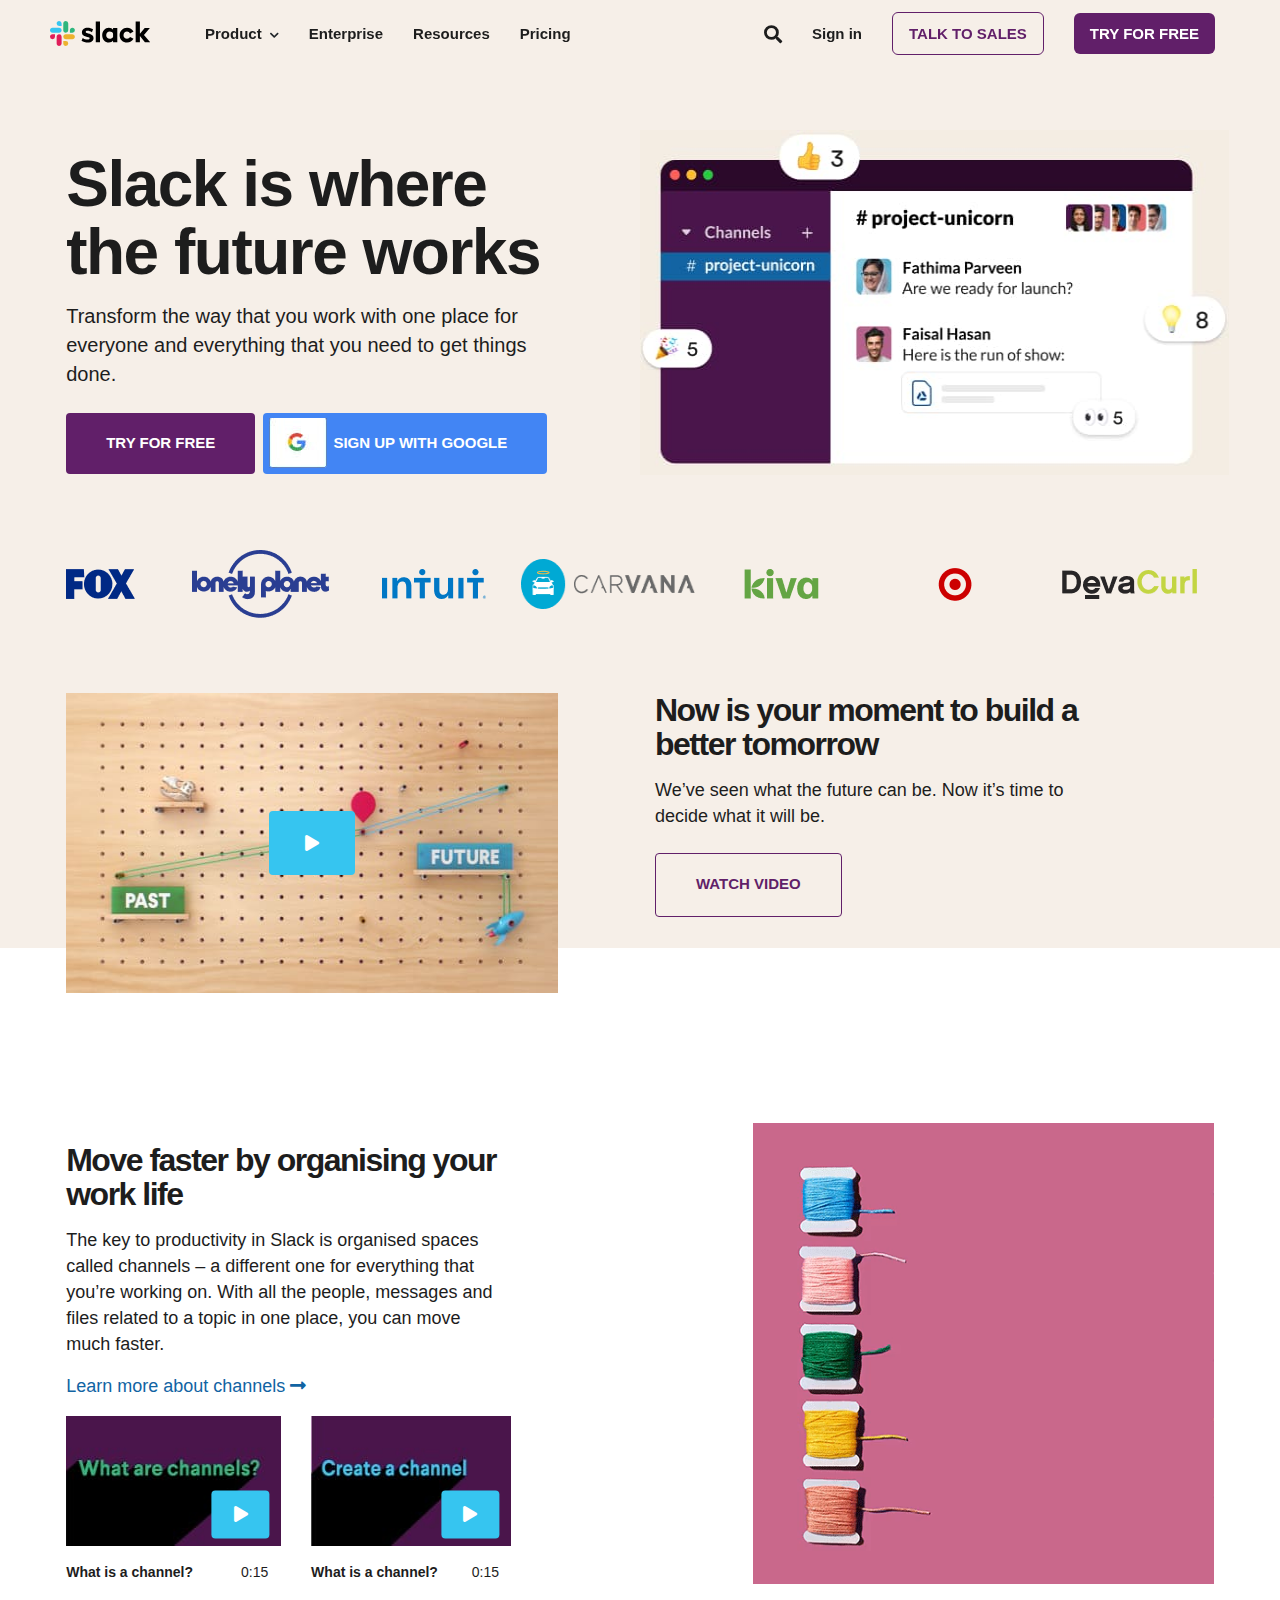
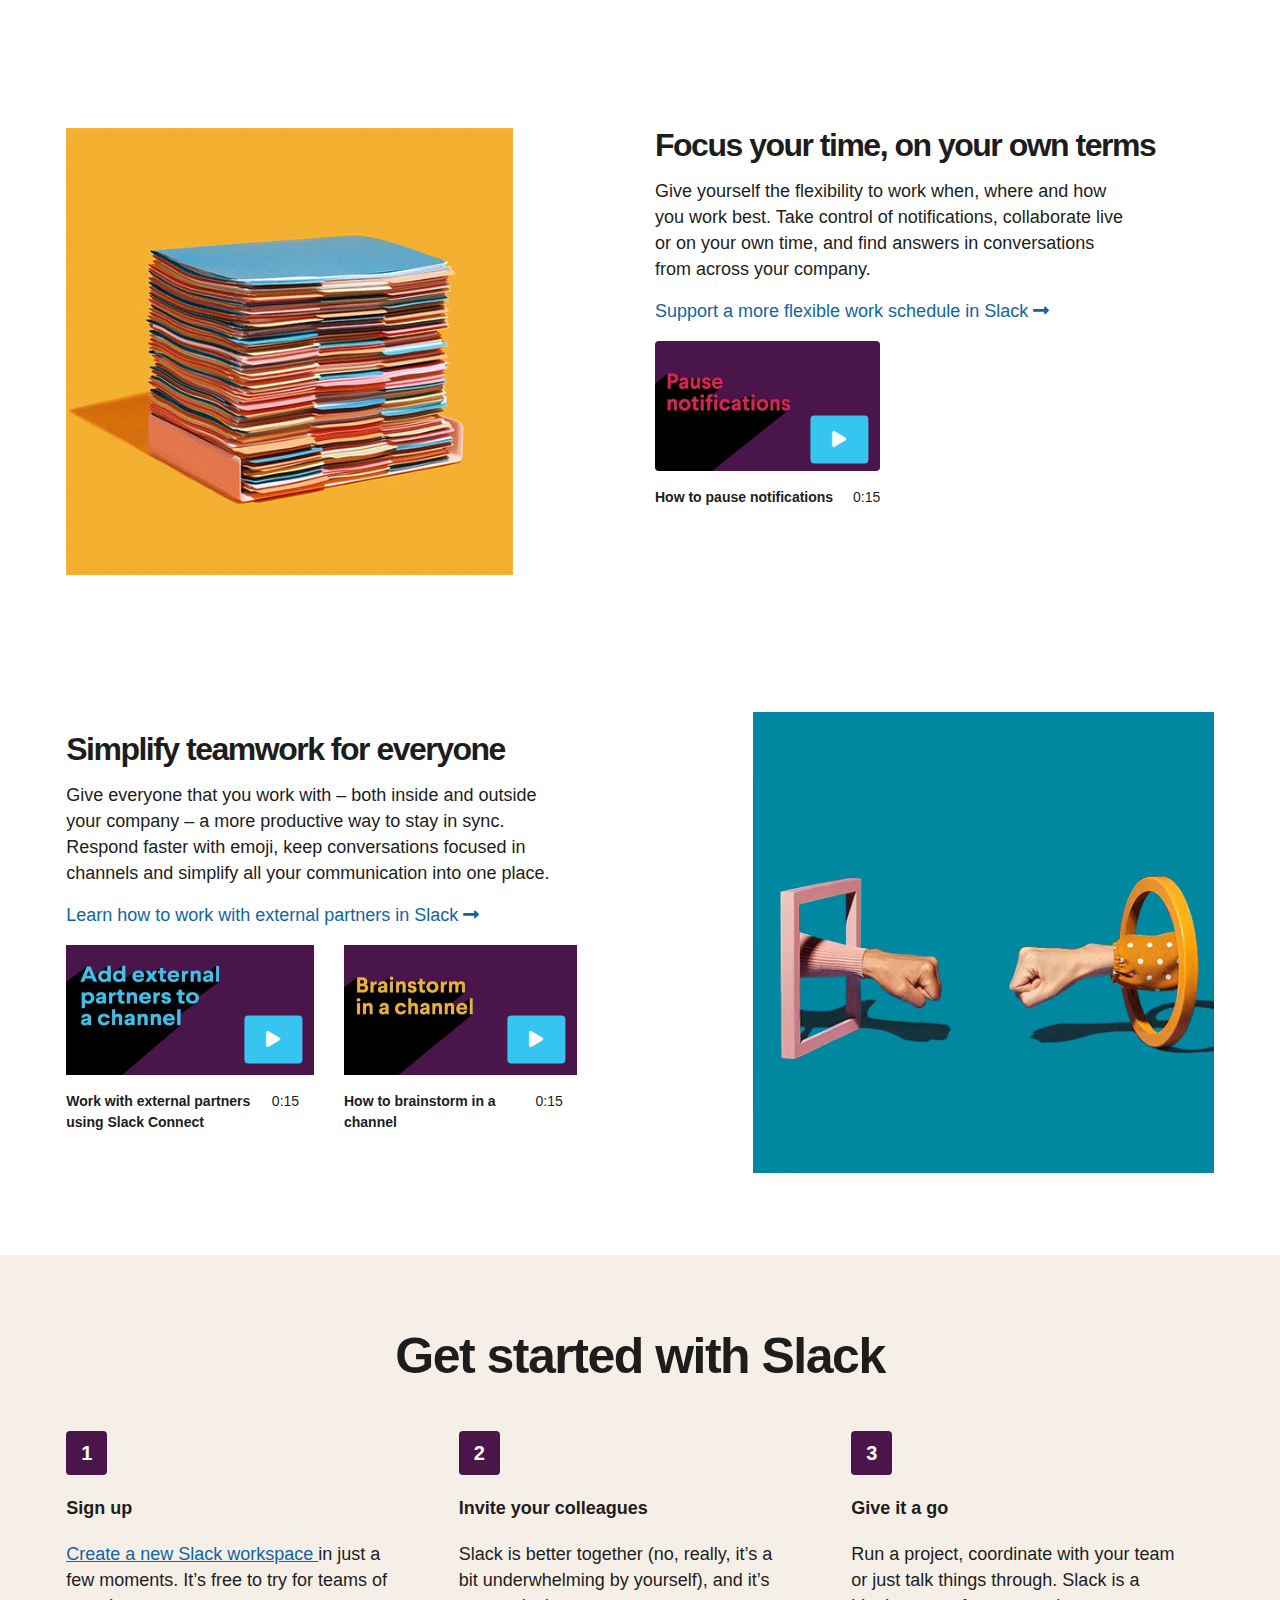
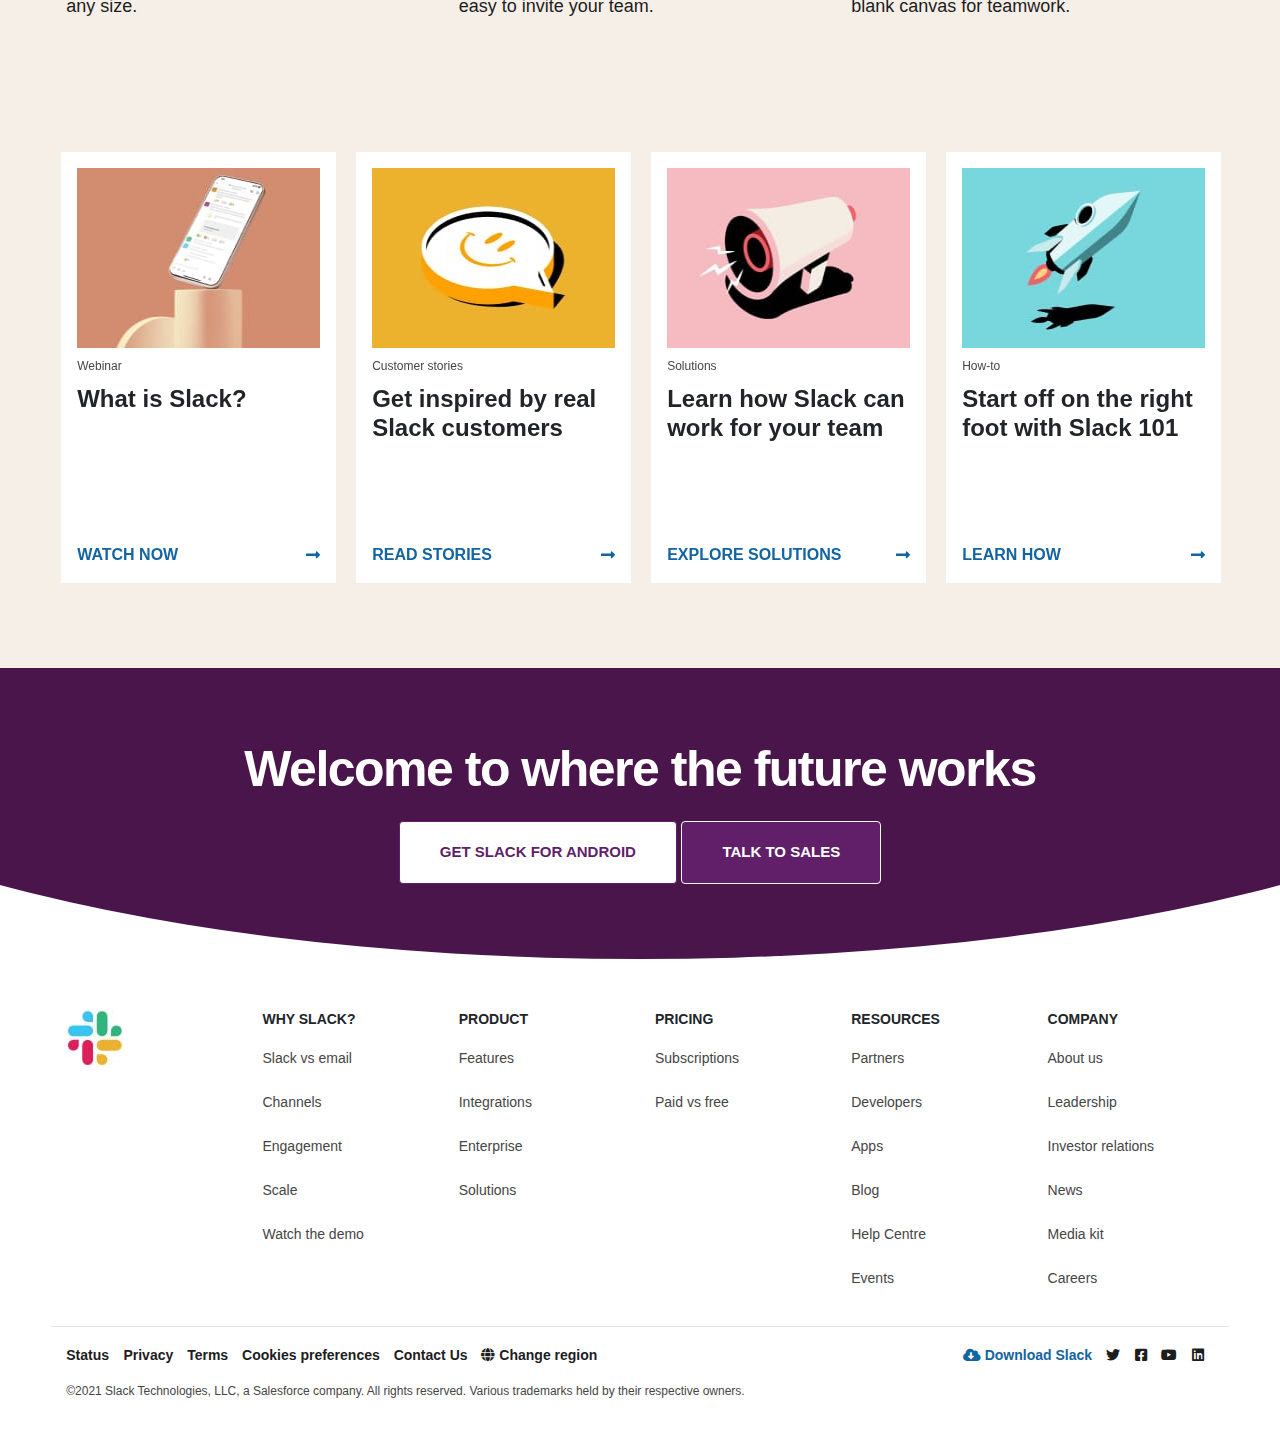
<file: index.html>
<!DOCTYPE html>
<html lang="en">
    <head>
        <meta charset="utf-8">
        <title>Slack Clone Website</title>
        <meta name="viewport" content="width=device-width, initial-scale=1.0">    
        <link rel="stylesheet" href="css/bootstrap.min.css">
        <link rel='stylesheet' href='css/slick.css'>
        <link rel='stylesheet' href='css/slick-theme.css'>
        <link rel="stylesheet" href="fonts/css/all.min.css"/>    
        <link rel="stylesheet" href="css/style.css">
        <link rel="stylesheet" href="css/nav.css">
        <link rel="icon" href="img/favicon.ico" sizes="48x48" type="image/x-icon"/>        
       
    </head>
    <body>
        <header>
            <nav>                
                <div class="logo">
                    <a href="index.html">
                        <svg height="25" width="100" class="c-slacklogo--white" viewBox="0 0 240 60" xmlns="http://www.w3.org/2000/svg" shape-rendering="geometricPrecision"><title>Assignment</title><g fill="none"><path d="m75.663 47.477 2.929-6.846c3.207 2.375 7.39 3.632 11.574 3.632 3.068 0 5.02-1.187 5.02-3.003-.07-5.03-18.477-1.118-18.617-13.764-.07-6.427 5.648-11.387 13.737-11.387 4.81 0 9.622 1.188 13.038 3.913l-2.737 6.992c-3.143-2.021-7.025-3.43-10.72-3.43-2.51 0-4.184 1.187-4.184 2.725.07 4.96 18.618 2.235 18.827 14.322 0 6.567-5.579 11.178-13.528 11.178-5.856 0-11.225-1.397-15.34-4.332m116.629-9.325a8.498 8.498 0 0 1 -7.405 4.33c-4.698 0-8.506-3.816-8.506-8.523s3.808-8.523 8.506-8.523a8.498 8.498 0 0 1 7.405 4.33l8.143-4.52c-3.05-5.451-8.868-9.137-15.548-9.137-9.839 0-17.815 7.991-17.815 17.85 0 9.858 7.976 17.85 17.815 17.85 6.68 0 12.498-3.686 15.548-9.137zm-82.477 12.958h10.18v-49.86h-10.179zm95.761-49.86v49.86h10.18v-14.938l12.063 14.938h13.012l-15.34-17.746 14.224-16.559h-12.454l-11.505 13.767v-29.322zm-54.218 15.557v4.053c-1.673-2.795-5.787-4.751-10.11-4.751-8.925 0-15.967 7.895-15.967 17.815s7.042 17.885 15.967 17.885c4.323 0 8.437-1.956 10.11-4.751v4.052h10.18v-34.303zm0 21.414c-1.464 2.445-4.532 4.26-7.948 4.26-4.699 0-8.507-3.815-8.507-8.522s3.808-8.523 8.507-8.523c3.416 0 6.484 1.886 7.948 4.4z" fill="#ffffff"></path><path d="m21.902.148c-3.299 0-5.973 2.68-5.973 5.985a5.979 5.979 0 0 0 5.973 5.985h5.974v-5.985a5.98 5.98 0 0 0 -5.974-5.985m0 15.96h-15.929c-3.299 0-5.973 2.68-5.973 5.986 0 3.305 2.674 5.985 5.973 5.985h15.93c3.298 0 5.973-2.68 5.973-5.985 0-3.306-2.675-5.986-5.974-5.986" fill="#36c5f0"></path><path d="m59.734 22.094c0-3.306-2.675-5.986-5.974-5.986s-5.973 2.68-5.973 5.986v5.985h5.973a5.98 5.98 0 0 0 5.974-5.985m-15.929 0v-15.961a5.98 5.98 0 0 0 -5.974-5.985c-3.299 0-5.973 2.68-5.973 5.985v15.96c0 3.307 2.674 5.987 5.973 5.987a5.98 5.98 0 0 0 5.974-5.985" fill="#2eb67d"></path><path d="m37.831 60a5.98 5.98 0 0 0 5.974-5.985 5.98 5.98 0 0 0 -5.974-5.985h-5.973v5.985c0 3.305 2.674 5.985 5.973 5.985m0-15.96h15.93c3.298 0 5.973-2.68 5.973-5.986a5.98 5.98 0 0 0 -5.974-5.985h-15.929c-3.299 0-5.973 2.68-5.973 5.985a5.979 5.979 0 0 0 5.973 5.985" fill="#ecb22e"></path><path d="m0 38.054a5.979 5.979 0 0 0 5.973 5.985 5.98 5.98 0 0 0 5.974-5.985v-5.985h-5.974c-3.299 0-5.973 2.68-5.973 5.985m15.929 0v15.96c0 3.306 2.674 5.986 5.973 5.986a5.98 5.98 0 0 0 5.974-5.985v-15.961a5.979 5.979 0 0 0 -5.974-5.985c-3.299 0-5.973 2.68-5.973 5.985" fill="#e01e5a"></path></g></svg>
                        <svg width="100" class="c-slacklogo--color" xmlns="http://www.w3.org/2000/svg" viewBox="0 0 240 60" shape-rendering="geometricPrecision"><title>Assignment</title><path d="m75.663 47.477 2.929-6.846c3.207 2.375 7.39 3.632 11.574 3.632 3.068 0 5.02-1.187 5.02-3.003-.07-5.03-18.477-1.118-18.617-13.764-.07-6.427 5.648-11.387 13.737-11.387 4.81 0 9.622 1.188 13.038 3.913l-2.737 6.992c-3.143-2.021-7.025-3.43-10.72-3.43-2.51 0-4.184 1.187-4.184 2.725.07 4.96 18.618 2.235 18.827 14.322 0 6.567-5.579 11.178-13.528 11.178-5.856 0-11.225-1.397-15.34-4.332m116.629-9.325a8.498 8.498 0 0 1 -7.405 4.33c-4.698 0-8.506-3.816-8.506-8.523s3.808-8.523 8.506-8.523a8.498 8.498 0 0 1 7.405 4.33l8.143-4.52c-3.05-5.451-8.868-9.137-15.548-9.137-9.839 0-17.815 7.991-17.815 17.85 0 9.858 7.976 17.85 17.815 17.85 6.68 0 12.498-3.686 15.548-9.137zm-82.477 12.958h10.18v-49.86h-10.179zm95.761-49.86v49.86h10.18v-14.938l12.063 14.938h13.012l-15.34-17.746 14.224-16.559h-12.454l-11.505 13.767v-29.322zm-54.218 15.557v4.053c-1.673-2.795-5.787-4.751-10.11-4.751-8.925 0-15.967 7.895-15.967 17.815s7.042 17.885 15.967 17.885c4.323 0 8.437-1.956 10.11-4.751v4.052h10.18v-34.303zm0 21.414c-1.464 2.445-4.532 4.26-7.948 4.26-4.699 0-8.507-3.815-8.507-8.522s3.808-8.523 8.507-8.523c3.416 0 6.484 1.886 7.948 4.4z"></path><path d="m21.902.148c-3.299 0-5.973 2.68-5.973 5.985a5.979 5.979 0 0 0 5.973 5.985h5.974v-5.985a5.98 5.98 0 0 0 -5.974-5.985m0 15.96h-15.929c-3.299 0-5.973 2.68-5.973 5.986 0 3.305 2.674 5.985 5.973 5.985h15.93c3.298 0 5.973-2.68 5.973-5.985 0-3.306-2.675-5.986-5.974-5.986" fill="#36C5F0"></path><path d="m59.734 22.094c0-3.306-2.675-5.986-5.974-5.986s-5.973 2.68-5.973 5.986v5.985h5.973a5.98 5.98 0 0 0 5.974-5.985m-15.929 0v-15.961a5.98 5.98 0 0 0 -5.974-5.985c-3.299 0-5.973 2.68-5.973 5.985v15.96c0 3.307 2.674 5.987 5.973 5.987a5.98 5.98 0 0 0 5.974-5.985" fill="#2EB67D"></path><path d="m37.831 60a5.98 5.98 0 0 0 5.974-5.985 5.98 5.98 0 0 0 -5.974-5.985h-5.973v5.985c0 3.305 2.674 5.985 5.973 5.985m0-15.96h15.93c3.298 0 5.973-2.68 5.973-5.986a5.98 5.98 0 0 0 -5.974-5.985h-15.929c-3.299 0-5.973 2.68-5.973 5.985a5.979 5.979 0 0 0 5.973 5.985" fill="#ECB22E"></path><g><path d="m0 38.054a5.979 5.979 0 0 0 5.973 5.985 5.98 5.98 0 0 0 5.974-5.985v-5.985h-5.974c-3.299 0-5.973 2.68-5.973 5.985m15.929 0v15.96c0 3.306 2.674 5.986 5.973 5.986a5.98 5.98 0 0 0 5.974-5.985v-15.961a5.979 5.979 0 0 0 -5.974-5.985c-3.299 0-5.973 2.68-5.973 5.985" fill="#E01E5A"></path></g></svg>
                    </a>
                </div>
                <li id="m-search-btn" class="s-mobile"> <i class="fa fa-search"></i> </li>
                <div class="menu-icon">
                    <span class="fas fa-bars"></span>
                </div>
                <div class="nav-items left">
                    <svg width="100" class="c-slacklogo--color mobile" xmlns="http://www.w3.org/2000/svg" viewBox="0 0 240 60" shape-rendering="geometricPrecision"><title>Assignment</title><path d="m75.663 47.477 2.929-6.846c3.207 2.375 7.39 3.632 11.574 3.632 3.068 0 5.02-1.187 5.02-3.003-.07-5.03-18.477-1.118-18.617-13.764-.07-6.427 5.648-11.387 13.737-11.387 4.81 0 9.622 1.188 13.038 3.913l-2.737 6.992c-3.143-2.021-7.025-3.43-10.72-3.43-2.51 0-4.184 1.187-4.184 2.725.07 4.96 18.618 2.235 18.827 14.322 0 6.567-5.579 11.178-13.528 11.178-5.856 0-11.225-1.397-15.34-4.332m116.629-9.325a8.498 8.498 0 0 1 -7.405 4.33c-4.698 0-8.506-3.816-8.506-8.523s3.808-8.523 8.506-8.523a8.498 8.498 0 0 1 7.405 4.33l8.143-4.52c-3.05-5.451-8.868-9.137-15.548-9.137-9.839 0-17.815 7.991-17.815 17.85 0 9.858 7.976 17.85 17.815 17.85 6.68 0 12.498-3.686 15.548-9.137zm-82.477 12.958h10.18v-49.86h-10.179zm95.761-49.86v49.86h10.18v-14.938l12.063 14.938h13.012l-15.34-17.746 14.224-16.559h-12.454l-11.505 13.767v-29.322zm-54.218 15.557v4.053c-1.673-2.795-5.787-4.751-10.11-4.751-8.925 0-15.967 7.895-15.967 17.815s7.042 17.885 15.967 17.885c4.323 0 8.437-1.956 10.11-4.751v4.052h10.18v-34.303zm0 21.414c-1.464 2.445-4.532 4.26-7.948 4.26-4.699 0-8.507-3.815-8.507-8.522s3.808-8.523 8.507-8.523c3.416 0 6.484 1.886 7.948 4.4z"></path><path d="m21.902.148c-3.299 0-5.973 2.68-5.973 5.985a5.979 5.979 0 0 0 5.973 5.985h5.974v-5.985a5.98 5.98 0 0 0 -5.974-5.985m0 15.96h-15.929c-3.299 0-5.973 2.68-5.973 5.986 0 3.305 2.674 5.985 5.973 5.985h15.93c3.298 0 5.973-2.68 5.973-5.985 0-3.306-2.675-5.986-5.974-5.986" fill="#36C5F0"></path><path d="m59.734 22.094c0-3.306-2.675-5.986-5.974-5.986s-5.973 2.68-5.973 5.986v5.985h5.973a5.98 5.98 0 0 0 5.974-5.985m-15.929 0v-15.961a5.98 5.98 0 0 0 -5.974-5.985c-3.299 0-5.973 2.68-5.973 5.985v15.96c0 3.307 2.674 5.987 5.973 5.987a5.98 5.98 0 0 0 5.974-5.985" fill="#2EB67D"></path><path d="m37.831 60a5.98 5.98 0 0 0 5.974-5.985 5.98 5.98 0 0 0 -5.974-5.985h-5.973v5.985c0 3.305 2.674 5.985 5.973 5.985m0-15.96h15.93c3.298 0 5.973-2.68 5.973-5.986a5.98 5.98 0 0 0 -5.974-5.985h-15.929c-3.299 0-5.973 2.68-5.973 5.985a5.979 5.979 0 0 0 5.973 5.985" fill="#ECB22E"></path><g><path d="m0 38.054a5.979 5.979 0 0 0 5.973 5.985 5.98 5.98 0 0 0 5.974-5.985v-5.985h-5.974c-3.299 0-5.973 2.68-5.973 5.985m15.929 0v15.96c0 3.306 2.674 5.986 5.973 5.986a5.98 5.98 0 0 0 5.974-5.985v-15.961a5.979 5.979 0 0 0 -5.974-5.985c-3.299 0-5.973 2.68-5.973 5.985" fill="#E01E5A"></path></g></svg>
                    <ul class="nav navbar-nav desk">               
                        <li class="dropdown">
                          <a href="#" class="dropdown-toggle" data-toggle="dropdown">Product </a><i class="fas fa-chevron-down"></i>
                          <ul class="dropdown-menu">
                            <li><a href="#">Features</a></li>
                            <li><a href="#">Channels</a></li>
                            <li><a href="#">Your Digital HQ</a></li>
                            <li><a href="#">Integrations</a></li>
                            <li><a href="#">Security</a></li>
                            <li><a href="#">Slack Connect</a></li>
                            <li><a href="#">Solutions</a></li>
                            <li><a href="#">Customers</a></li>
                            
                            <li class="lidownload"><a href="#"><i class="fas fa-cloud-download-alt"></i> Download Slack</a></li>
                          </ul>
                        </li>
                    </ul>
                    <div class="dropdown mobile">
                        <a class="btn btn-secondary dropdown-toggle" href="#" id="dropdownMenuButton" data-toggle="dropdown" aria-haspopup="true" aria-expanded="false">
                        Product <i class="fas fa-chevron-down"></i>
                        </a>
                        <div class="dropdown-menu" aria-labelledby="dropdownMenuButton">
                        <a class="dropdown-item" href="#">Features</a>
                        <a class="dropdown-item" href="#">Channels</a>
                        <a class="dropdown-item" href="#">Your Digital HQ</a>
                        <a class="dropdown-item" href="#">Integrations</a>
                        <a class="dropdown-item" href="#">Security</a>
                        <a class="dropdown-item" href="#">Slack Connect</a>
                        <a class="dropdown-item" href="#">Solutions</a>
                        <a class="dropdown-item" href="#">Customers</a>
                        </div>
                    </div>  
                    <li><a href="enterprise.html">Enterprise</a></li>
                    <li><a href="resources.html">Resources</a></li>
                    <li><a href="pricing.html">Pricing</a></li>    
                    <li id="search-btn" class="s-desk"><span class="search-icon"> <i class="fa fa-search"></i> </span></li>  
                    <li><a href="#">Sign in</a></li> 
                    <li class="talk"><a href="#" class="talk">TALK TO SALES</a></li>
                    <li class="try"><a href="#"  class="try">TRY FOR FREE</a></li>
                    <li class="download">
                        <ul>
                            <li class="talk signin"><a href="#" class="talk">SIGN IN </a></li>
                            <li class="try download"><a href="#"  class="try">DOWNLOAD SLACK</a></li>
                        </ul>
                    </li>
                        
                </div>                                        
                <div class="cancel-icon">
                    <span class="fas fa-times"></span>
                </div>
                <div id="search-wrap" class="wrap-top search-wrap">
                    <div class="width">
                        <ul class="clearfix">                            
                            <li class="searchleft">
                                <svg width="150" class="c-slacklogo--color search" xmlns="http://www.w3.org/2000/svg" viewBox="0 0 240 60" shape-rendering="geometricPrecision"><title>Slack</title><path d="m75.663 47.477 2.929-6.846c3.207 2.375 7.39 3.632 11.574 3.632 3.068 0 5.02-1.187 5.02-3.003-.07-5.03-18.477-1.118-18.617-13.764-.07-6.427 5.648-11.387 13.737-11.387 4.81 0 9.622 1.188 13.038 3.913l-2.737 6.992c-3.143-2.021-7.025-3.43-10.72-3.43-2.51 0-4.184 1.187-4.184 2.725.07 4.96 18.618 2.235 18.827 14.322 0 6.567-5.579 11.178-13.528 11.178-5.856 0-11.225-1.397-15.34-4.332m116.629-9.325a8.498 8.498 0 0 1 -7.405 4.33c-4.698 0-8.506-3.816-8.506-8.523s3.808-8.523 8.506-8.523a8.498 8.498 0 0 1 7.405 4.33l8.143-4.52c-3.05-5.451-8.868-9.137-15.548-9.137-9.839 0-17.815 7.991-17.815 17.85 0 9.858 7.976 17.85 17.815 17.85 6.68 0 12.498-3.686 15.548-9.137zm-82.477 12.958h10.18v-49.86h-10.179zm95.761-49.86v49.86h10.18v-14.938l12.063 14.938h13.012l-15.34-17.746 14.224-16.559h-12.454l-11.505 13.767v-29.322zm-54.218 15.557v4.053c-1.673-2.795-5.787-4.751-10.11-4.751-8.925 0-15.967 7.895-15.967 17.815s7.042 17.885 15.967 17.885c4.323 0 8.437-1.956 10.11-4.751v4.052h10.18v-34.303zm0 21.414c-1.464 2.445-4.532 4.26-7.948 4.26-4.699 0-8.507-3.815-8.507-8.522s3.808-8.523 8.507-8.523c3.416 0 6.484 1.886 7.948 4.4z"></path><path d="m21.902.148c-3.299 0-5.973 2.68-5.973 5.985a5.979 5.979 0 0 0 5.973 5.985h5.974v-5.985a5.98 5.98 0 0 0 -5.974-5.985m0 15.96h-15.929c-3.299 0-5.973 2.68-5.973 5.986 0 3.305 2.674 5.985 5.973 5.985h15.93c3.298 0 5.973-2.68 5.973-5.985 0-3.306-2.675-5.986-5.974-5.986" fill="#36C5F0"></path><path d="m59.734 22.094c0-3.306-2.675-5.986-5.974-5.986s-5.973 2.68-5.973 5.986v5.985h5.973a5.98 5.98 0 0 0 5.974-5.985m-15.929 0v-15.961a5.98 5.98 0 0 0 -5.974-5.985c-3.299 0-5.973 2.68-5.973 5.985v15.96c0 3.307 2.674 5.987 5.973 5.987a5.98 5.98 0 0 0 5.974-5.985" fill="#2EB67D"></path><path d="m37.831 60a5.98 5.98 0 0 0 5.974-5.985 5.98 5.98 0 0 0 -5.974-5.985h-5.973v5.985c0 3.305 2.674 5.985 5.973 5.985m0-15.96h15.93c3.298 0 5.973-2.68 5.973-5.986a5.98 5.98 0 0 0 -5.974-5.985h-15.929c-3.299 0-5.973 2.68-5.973 5.985a5.979 5.979 0 0 0 5.973 5.985" fill="#ECB22E"></path><g><path d="m0 38.054a5.979 5.979 0 0 0 5.973 5.985 5.98 5.98 0 0 0 5.974-5.985v-5.985h-5.974c-3.299 0-5.973 2.68-5.973 5.985m15.929 0v15.96c0 3.306 2.674 5.986 5.973 5.986a5.98 5.98 0 0 0 5.974-5.985v-15.961a5.979 5.979 0 0 0 -5.974-5.985c-3.299 0-5.973 2.68-5.973 5.985" fill="#E01E5A"></path></g></svg>
                                <i class="fa fa-search"></i> 
                                <input type='search' placeholder="Find anything (ie. channels, emoji, or reset password)"  list=text_editors>                                
                                <datalist id="text_editors">
                                    <select multiple size=8>
                                    <option value="What is Slack Frontiers and why should I attend?">What is Slack Frontiers and why should I attend?
                                    <option value="What is Slack Connect?">What is Slack Connect?		
                                    <option value="Working with external organizations in Slack">Working with external organizations in Slack                                    
                                    <option value="What is Slack Frontiers and why should I?">What is Slack Frontiers and why should I
                                    <option value="What is Connect?">What is Connect?		
                                    <option value="Working with external organizations in Slack">Working with external organizations in Slack                                    
                                    </select>
                                </datalist>
                            </li>                    
                            <li id="li-4"> <i class="fa fa-times"></i> </li>
                            <li id="li-3"><a class="search-btn">Search</a></li>
                        </ul>
                    </div>
                </div>          
            </nav>
        </header>
        <main>
            <section class="secone">
                <div class="container-fluid">
                    <div class="row">
                        <div class="col-xl-6 col-lg-6 col-md-6 col-sm-12 col-xs-12">
                            <div class="secone__left">
                                <div class="secone__heading">
                                    <h1>Slack is where the future works</h1>
                                </div>
                                <div class="secone__para">
                                    <p>Transform the way that you work with one place for everyone and everything that you need to get things done.</p>
                                </div>
                                <div class="secone__btns row mx-0">
                                    <a href="#" class="newbtn btn-pinkbtnfill mr-2 mt-2">TRY FOR FREE</a>
                                    <a href="#" class="newbtn btn-bluefill secone--imgbtn mt-2"><img src="img/google.jpg" alt="google" width="58" height="50"> SIGN UP WITH GOOGLE</a>
                                </div>
                            </div>
                        </div>
                        <div class="col-xl-6 col-lg-6 col-md-6 col-sm-12 col-xs-12 px-0">
                            <div class="secone__right">
                                <img class="img img-responsive imgrespo" src="img/img-campaign-hero.IN.jpg" alt="image" width="600" height="345">
                            </div>
                        </div>
                    </div>
                </div>                
            </section>

            <section class="sectwo">
                <div class="container-fluid">
                    <div class="slider sectwo__slider">
                        <div class="sectwo__slides"><img class="img img-responsive first" src="img/fox.png" alt="image" width="69" height="30"></div>
                        <div class="sectwo__slides"><img class="img img-responsive" src="img/lonelyplanet.png" alt="image" width="137" height="68"> </div>
                        <div class="sectwo__slides"><img class="img img-responsive" src="img/intuit.png" alt="image" width="105" height="30">   </div>
                        <div class="sectwo__slides"><img class="img img-responsive" src="img/carvana.png" alt="image" width="197" height="50">           </div>
                        <div class="sectwo__slides"><img class="img img-responsive" src="img/kiva.png" alt="image" width="75" height="30">   </div>
                        <div class="sectwo__slides"><img class="img img-responsive" src="img/target-logo.png" alt="image" width="35" height="35">     </div>
                        <div class="sectwo__slides"><img class="img img-responsive" src="img/devacurl.png" alt="image" width="135" height="30">    </div>
                    </div>
                </div>            
            </section>

            <section class="secthree">
                <div class="container-fluid">
                    <div class="row">
                        <div class="col-xl-6 col-lg-6 col-md-6 col-sm-12 col-xs-12">
                            <div class="secthree__left">
                                <div class="secthree__leftvideo">
                                    <img class="img img-responsive imgrespo video-btn" data-src="https://www.youtube.com/embed/OhL2RNgS_cU" data-toggle="modal" data-target="#exampleModalCenter" src="img/video-thumbnail.jpg" alt="image" width="510" height="300">
                                    <i class="fas fa-play video-btn" data-src="https://www.youtube.com/embed/OhL2RNgS_cU"  data-toggle="modal" data-target="#exampleModalCenter" ></i>
                                </div>
                            </div>
                        </div>
                        <div class="col-xl-6 col-lg-6 col-md-6 col-sm-12 col-xs-12">
                            <div class="secthree__right">
                                <div class="secthree__heading">
                                    <h3>Now is your moment to build a better tomorrow</h3>
                                </div>
                                <div class="secthree__para">
                                    <p>We’ve seen what the future can be. Now it’s time to decide what it will be.</p>
                                </div>
                                <a href="#" class="newbtn btn-pinkbtnborder mt-2 video-btn"  data-toggle="modal" data-src="https://www.youtube.com/embed/OhL2RNgS_cU" data-target="#exampleModalCenter">WATCH VIDEO</a>                                  
                            </div>
                        </div>                        
                    </div>
                </div>                
            </section>
            
            <section class="secfour">
                <div class="container-fluid">
                    <div class="row">
                        <div class="col-xl-7 col-lg-7 col-md-7 col-sm-12 col-xs-12">
                            <div class="secfour__left">
                                <div class="secfour__heading">
                                    <h3>Move faster by organising your work life</h3>
                                </div>
                                <div class="secfour__para">
                                    <p>The key to productivity in Slack is organised spaces called channels – a different one for everything that you’re working on. With all the people, messages and files related to a topic in one place, you can move much faster.</p>
                                    <a href="#" class="link-text">Learn more about channels <i class="fas fa-long-arrow-alt-right"></i></a>
                                </div>
                                <div class="row">
                                    <div class="col-xl-6 col-lg-6 col-md-6 col-sm-6 col-xs-6 pl-0">
                                        <div class="secfour__leftvideo">
                                            <img data-toggle="modal" data-src="https://www.youtube.com/embed/OhL2RNgS_cU" data-target="#exampleModalCenter" class="img img-responsive video-btn" src="img/what-are-channels.IN.jpg" alt="image" width="225" height="130">
                                            <i class="fas fa-play video-btn"  data-toggle="modal" data-src="https://www.youtube.com/embed/OhL2RNgS_cU" data-target="#exampleModalCenter" ></i>
                                        </div>   
                                        <p class="videotext">What is a channel? <span class="videotextspan">0:15</span></p>                                    
                                    </div>
                                    <div class="col-xl-6 col-lg-6 col-md-6 col-sm-6 col-xs-6">
                                        <div class="secfour__leftvideo">
                                            <img  data-toggle="modal" data-src="https://www.youtube.com/embed/OhL2RNgS_cU" data-target="#exampleModalCenter" class="video-btn img img-responsive" src="img/create-a-channel.IN.jpg" alt="image" width="225" height="130">
                                            <i class="fas fa-play video-btn"  data-toggle="modal" data-src="https://www.youtube.com/embed/OhL2RNgS_cU" data-target="#exampleModalCenter" ></i>
                                        </div> 
                                        <p class="videotext">What is a channel? <span class="videotextspan">0:15</span></p>     
                                    </div>
                                </div>                               
                            </div>
                        </div>
                        <div class="col-xl-5 col-lg-5 col-md-5 col-sm-12 col-xs-12">
                            <div class="secfour__right">
                                <video autoplay loop style="max-width: 100%;">
                                    <source src="img/img-hp-section-01.mp4" type="video/mp4">                                 
                                </video>
                            </div>
                        </div>
                    </div>
                </div>                
            </section>

            <section class="secfive">
                <div class="container-fluid">
                    <div class="row">
                        <div class="col-xl-6 col-lg-6 col-md-6 col-sm-12 col-xs-12">
                            <div class="secfive__right">

                                <video autoplay loop style="max-width: 100%;">
                                    <source src="img/img-hp-section-02.mp4" type="video/mp4">                                 
                                </video>
                             
                            </div>
                        </div>
                        <div class="col-xl-6 col-lg-6 col-md-6 col-sm-12 col-xs-12">
                            <div class="secfive__left">
                                
                                <div class="secfive__heading">
                                    <h3>Focus your time, on your own terms</h3>
                                </div>
                                <div class="secfive__para">
                                    <p>Give yourself the flexibility to work when, where and how you work best. Take control of notifications, collaborate live or on your own time, and find answers in conversations from across your company.</p>
                                    <a href="#" class="link-text">Support a more flexible work schedule in Slack <i class="fas fa-long-arrow-alt-right"></i></a>
                                </div>
                                <div class="row">
                                    <div class="col-xl-7 col-lg-7 col-md-7 col-sm-7 col-xs-7 pl-0">
                                        <div class="secfive__leftvideo">
                                            <img data-toggle="modal" data-src="https://www.youtube.com/embed/OhL2RNgS_cU" data-target="#exampleModalCenter" class="video-btn img img-responsive" src="img/pause-notifications.IN.jpg" alt="image" width="225" height="130">
                                            <i class="fas fa-play video-btn"  data-toggle="modal" data-src="https://www.youtube.com/embed/OhL2RNgS_cU" data-target="#exampleModalCenter" ></i>
                                        </div>   
                                        <p class="videotext">How to pause notifications <span class="videotextspan">0:15</span></p>                                    
                                    </div>                                    
                                </div>  
                            </div>
                        </div>
                    </div>
                </div>                
            </section>
            
            <section class="secfour secsix">
                <div class="container-fluid">
                    <div class="row">
                        <div class="col-xl-7 col-lg-7 col-md-7 col-sm-12 col-xs-12">
                            <div class="secfour__left">
                                <div class="secfour__heading">
                                    <h3>Simplify teamwork for everyone</h3>
                                </div>
                                <div class="secfour__para">
                                    <p>Give everyone that you work with – both inside and outside your company – a more productive way to stay in sync. Respond faster with emoji, keep conversations focused in channels and simplify all your communication into one place.</p>
                                    <a href="#" class="link-text">Learn how to work with external partners in Slack   <i class="fas fa-long-arrow-alt-right"></i></a>
                                </div>
                                <div class="row">
                                    <div class="col-xl-6 col-lg-6 col-md-6 col-sm-6 col-xs-6 pl-0">
                                        <div class="secfour__leftvideo">
                                            <img data-toggle="modal" data-src="https://www.youtube.com/embed/OhL2RNgS_cU" data-target="#exampleModalCenter" class="video-btn img img-responsive" src="img/add-external-partners-to-a-channel.IN.jpg" alt="image" width="225" height="130">
                                            <i class="fas fa-play video-btn"  data-toggle="modal" data-src="https://www.youtube.com/embed/OhL2RNgS_cU" data-target="#exampleModalCenter" ></i>
                                        </div>   
                                        <p class="videotext">Work with external partners using Slack Connect <span class="videotextspan">0:15</span></p>                                    
                                    </div>
                                    <div class="col-xl-6 col-lg-6 col-md-6 col-sm-6 col-xs-6">
                                        <div class="secfour__leftvideo">
                                            <img  data-toggle="modal" data-src="https://www.youtube.com/embed/OhL2RNgS_cU" data-target="#exampleModalCenter" class="video-btn img img-responsive" src="img/brainstorm-in-a-channel.IN.jpg" alt="image" width="225" height="130">
                                            <i class="fas fa-play video-btn"  data-toggle="modal" data-src="https://www.youtube.com/embed/OhL2RNgS_cU" data-target="#exampleModalCenter" ></i>
                                        </div> 
                                        <p class="videotext">How to brainstorm in a channel <span class="videotextspan">0:15</span></p>     
                                    </div>
                                </div>                               
                            </div>
                        </div>
                        <div class="col-xl-5 col-lg-5 col-md-5 col-sm-12 col-xs-12">
                            <div class="secfour__right">
                                <video autoplay loop style="max-width: 100%;">
                                    <source src="img/img-hp-section-03.mp4" type="video/mp4">                                 
                                </video>
                            </div>
                        </div>
                    </div>
                </div>                
            </section>

            <section class="secseven">
                <div class="container-fluid">
                    <h2>Get started with Slack</h2>
                    <div class="row">
                        <div class="col-lg-4 col-md-4 col-sm-12 col-xs-12">
                            <div class="secseven__number">
                                <span>1</span>
                            </div>
                            <div class="secseven__para">
                                <p>Sign up</p>
                                <p><a href="#">Create a new Slack workspace </a> in just a few moments. It’s free to try for teams of any size.</p>
                            </div>
                        </div>
                        <div class="col-lg-4 col-md-4 col-sm-12 col-xs-12">
                            <div class="secseven__number">
                               <span>2</span>
                            </div>
                            <div class="secseven__para">
                                <p>Invite your colleagues</p>
                                <p>Slack is better together (no, really, it’s a bit underwhelming by yourself), and it’s easy to invite your team.</p>
                            </div>
                        </div>
                        <div class="col-lg-4 col-md-4 col-sm-12 col-xs-12">
                            <div class="secseven__number">
                                <span>3</span>
                            </div>
                            <div class="secseven__para">
                                <p>Give it a go</p>
                                <p>Run a project, coordinate with your team or just talk things through. Slack is a blank canvas for teamwork.</p>
                            </div>
                        </div>
                    </div>                   
                </div>
            </section>

            <section class="seceight">
                <div class="container-fluid">
                    <div class="slidereight seceight__slider">
                        <div class="seceight__slides">
                            <div class="seceight__box">
                                <img src="img/img-promo-what-is-slack.jpg" alt="image" width="260" height="180">
                                <p>Webinar</p>
                                <h4>What is Slack?</h4>
                                <div class="link">WATCH NOW <i class="fas fa-long-arrow-alt-right"></i></div>
                            </div>
                        </div>
                                             
                        <div class="seceight__slides">
                            <div class="seceight__box">
                                <img src="img/img-promo-02.jpg" alt="image" width="260" height="180">
                                <p>Customer stories</p>
                                <h4>Get inspired by real Slack customers</h4>
                                <div class="link">Read stories <i class="fas fa-long-arrow-alt-right"></i></div>
                            </div>
                        </div>
                                             
                        <div class="seceight__slides">
                            <div class="seceight__box">
                                <img src="img/img-promo-03.jpg" alt="image" width="260" height="180">
                                <p>Solutions</p>
                                <h4>Learn how Slack can work for your team</h4>
                                <div class="link">Explore solutions <i class="fas fa-long-arrow-alt-right"></i></div>
                            </div>
                        </div>
                                             
                        <div class="seceight__slides">
                            <div class="seceight__box">
                                <img src="img/img-promo-04.jpg" alt="image" width="260" height="180">
                                <p>How-to</p>
                                <h4>Start off on the right foot with Slack 101</h4>
                                <div class="link">Learn how <i class="fas fa-long-arrow-alt-right"></i></div>
                            </div>
                        </div>
                                             
                    </div>
                </div>            
            </section>
           
            <!-- Modal start -->
            <div class="modal fade" id="exampleModalCenter" tabindex="-1" role="dialog" aria-labelledby="exampleModalCenterTitle" aria-hidden="true">
                <div class="modal-dialog modal-dialog-centered" role="document">
                <div class="modal-content">
                    <div class="modal-header">
                    <button type="button" class="close" data-dismiss="modal" aria-label="Close">
                        <span aria-hidden="true">&times;</span>
                    </button>
                    </div>
                    <div class="modal-body">

                        <button type="button" class="close" data-dismiss="modal" aria-label="Close">
                            <span aria-hidden="true">&times;</span>
                        </button>
                        <div class="embed-responsive embed-responsive-16by9">
                            <iframe class="embed-responsive-item" src="" id="video"
                            allow="accelerometer; autoplay; encrypted-media; gyroscope; picture-in-picture" allowfullscreen></iframe>
                        </div>
    
                    </div>                    
                </div>
                </div>
            </div>
            <!-- Modal end -->
            
        </main>
        <footer class="secfooter">
            <div class="secfootertop">
               <div class="container-fluid">
                    <h2>Welcome to where the future works</h2>
                    <div class="secfootertop__btn">
                        <a href="#" class="newbtn btn-pinkbtnborder mt-2">GET SLACK FOR ANDROID</a>
                        <a href="#" class="newbtn btn-pinkbtnfill mt-2">TALK TO SALES</a>
                    </div>
               </div>
            </div>
            <div class="secfooterbottom">
                <div class="container-fluid">
                    <div class="row logo">
                        <div class="col-xl-2 col-lg-2 colmd-2 col-sm-12 col-xs-12">
                            <img src="img/foot-logo.jpg" alt="image" width="57" height="56">
                        </div>
                        <div class="col-xl-2 col-lg-2 colmd-2 col-sm-12 col-xs-12">
                            <details id="myDetailsone">
                                <summary>WHY SLACK? <i class="fas fa-chevron-down"></i></summary>
                                <ul>
                                  <li><a href="#">Slack vs email</a></li>
                                  <li><a href="#">Channels</a></li>
                                  <li><a href="#">Engagement</a></li>
                                  <li><a href="#">Scale</a></li>
                                  <li><a href="#">Watch the demo</a></li>
                                </ul>
                            </details>
                        </div>
                        <div class="col-xl-2 col-lg-2 colmd-2 col-sm-12 col-xs-12">
                            <details  id="myDetailstwo">
                                <summary>PRODUCT  <i class="fas fa-chevron-down"></i></summary>
                                <ul>
                                  <li><a href="#">Features</a></li>
                                  <li><a href="#">Integrations</a></li>
                                  <li><a href="#">Enterprise</a></li>
                                  <li><a href="#">Solutions</a></li>
                                </ul>
                            </details>
                        </div>
                        <div class="col-xl-2 col-lg-2 colmd-2 col-sm-12 col-xs-12">
                            <details  id="myDetailsthree">
                                <summary>PRICING  <i class="fas fa-chevron-down"></i></summary>
                                <ul>
                                  <li><a href="#">Subscriptions</a></li>
                                  <li><a href="#">Paid vs free</a></li>
                                </ul>
                            </details>
                        </div>
                        <div class="col-xl-2 col-lg-2 colmd-2 col-sm-12 col-xs-12">
                            <details  id="myDetailsfour">
                                <summary>RESOURCES  <i class="fas fa-chevron-down"></i></summary>
                                <ul>
                                  <li><a href="#">Partners</a></li>
                                  <li><a href="#">Developers</a></li>
                                  <li><a href="#">Apps</a></li>
                                  <li><a href="#">Blog</a></li>
                                  <li><a href="#">Help Centre</a></li>
                                  <li><a href="#">Events</a></li>
                                </ul>
                            </details>
                        </div>
                        <div class="col-xl-2 col-lg-2 colmd-2 col-sm-12 col-xs-12">
                            <details  id="myDetailsfive">
                                <summary>COMPANY  <i class="fas fa-chevron-down"></i></summary>
                                <ul>
                                  <li><a href="#">About us</a></li>
                                  <li><a href="#">Leadership</a></li>
                                  <li><a href="#">Investor relations</a></li>
                                  <li><a href="#">News</a></li>
                                  <li><a href="#">Media kit</a></li>
                                  <li><a href="#">Careers</a></li>
                                </ul>
                            </details>
                        </div>
                    </div>
                    <hr>
                    <div class="row social">
                        <div class="col-xl-6 col-lg-6 col-md-6 col-sm-12 col-xs-12">
                            <a href="#">Status</a>
                            <a href="#">Privacy </a>
                            <a href="#">Terms </a>
                            <a href="#">Cookies preferences </a>
                            <a href="#">Contact Us </a>
                            <a href="#"><i class="fas fa-globe"></i> Change region</a>
                        </div>
                        <div class="col-xl-6 col-lg-6 col-md-6 col-sm-12 col-xs-12 right    ">
                            <a href="#" class="download"><i class="fas fa-cloud-download-alt"></i> Download Slack</a>
                            <a target="_blank" href="https://twitter.com/slackhq"><i class="fab fa-twitter"></i></a>
                            <a target="_blank" href="https://facebook.com/slackhq"><i class="fab fa-facebook-square"></i></a>
                            <a target="_blank" href="https://www.youtube.com/channel/UCY3YECgeBcLCzIrFLP4gblw"><i class="fab fa-youtube"></i></a>
                            <a target="_blank" href="https://www.linkedin.com/company/tiny-spec-inc/"><i class="fab fa-linkedin"></i></a>
                        </div>
                    </div>
                    <div class="row copy">
                        <div class="col-xl-12 col-lg-12 col-md-12 col-sm-12 col-xs-12">
                            <p>©2021 Slack Technologies, LLC, a Salesforce company. All rights reserved. Various trademarks held by their respective owners.</p>
                        </div>                       
                    </div>
                </div>
            </div>
        </footer>
        <script src='js/jquery.min.js'></script>
        <script src="js/umd/popper.min.js"></script>
        <script src="js/bootstrap.min.js"></script>                    
        <script src='js/slick.min.js'></script>
        <script src="js/script.min.js"></script>
        <script src="js/nav.min.js"></script>    
        
    </body>
</html>
</file>
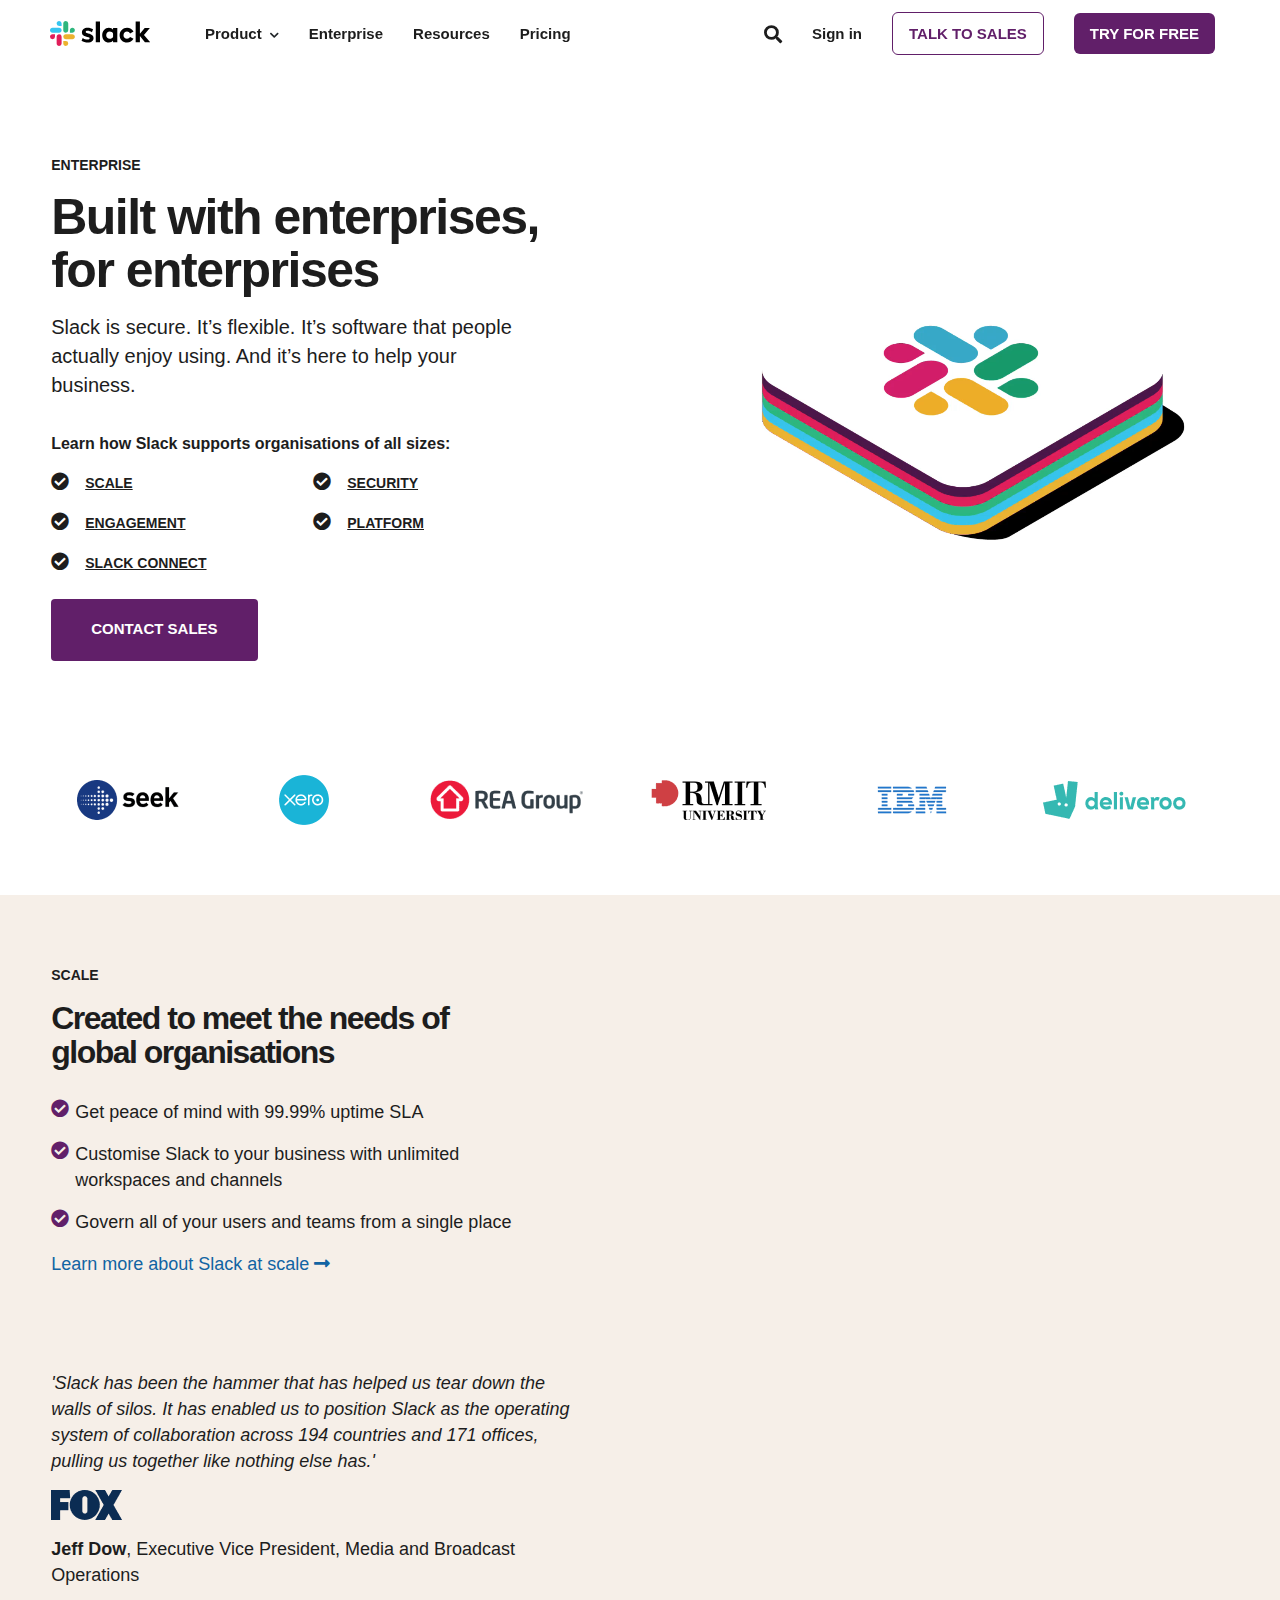
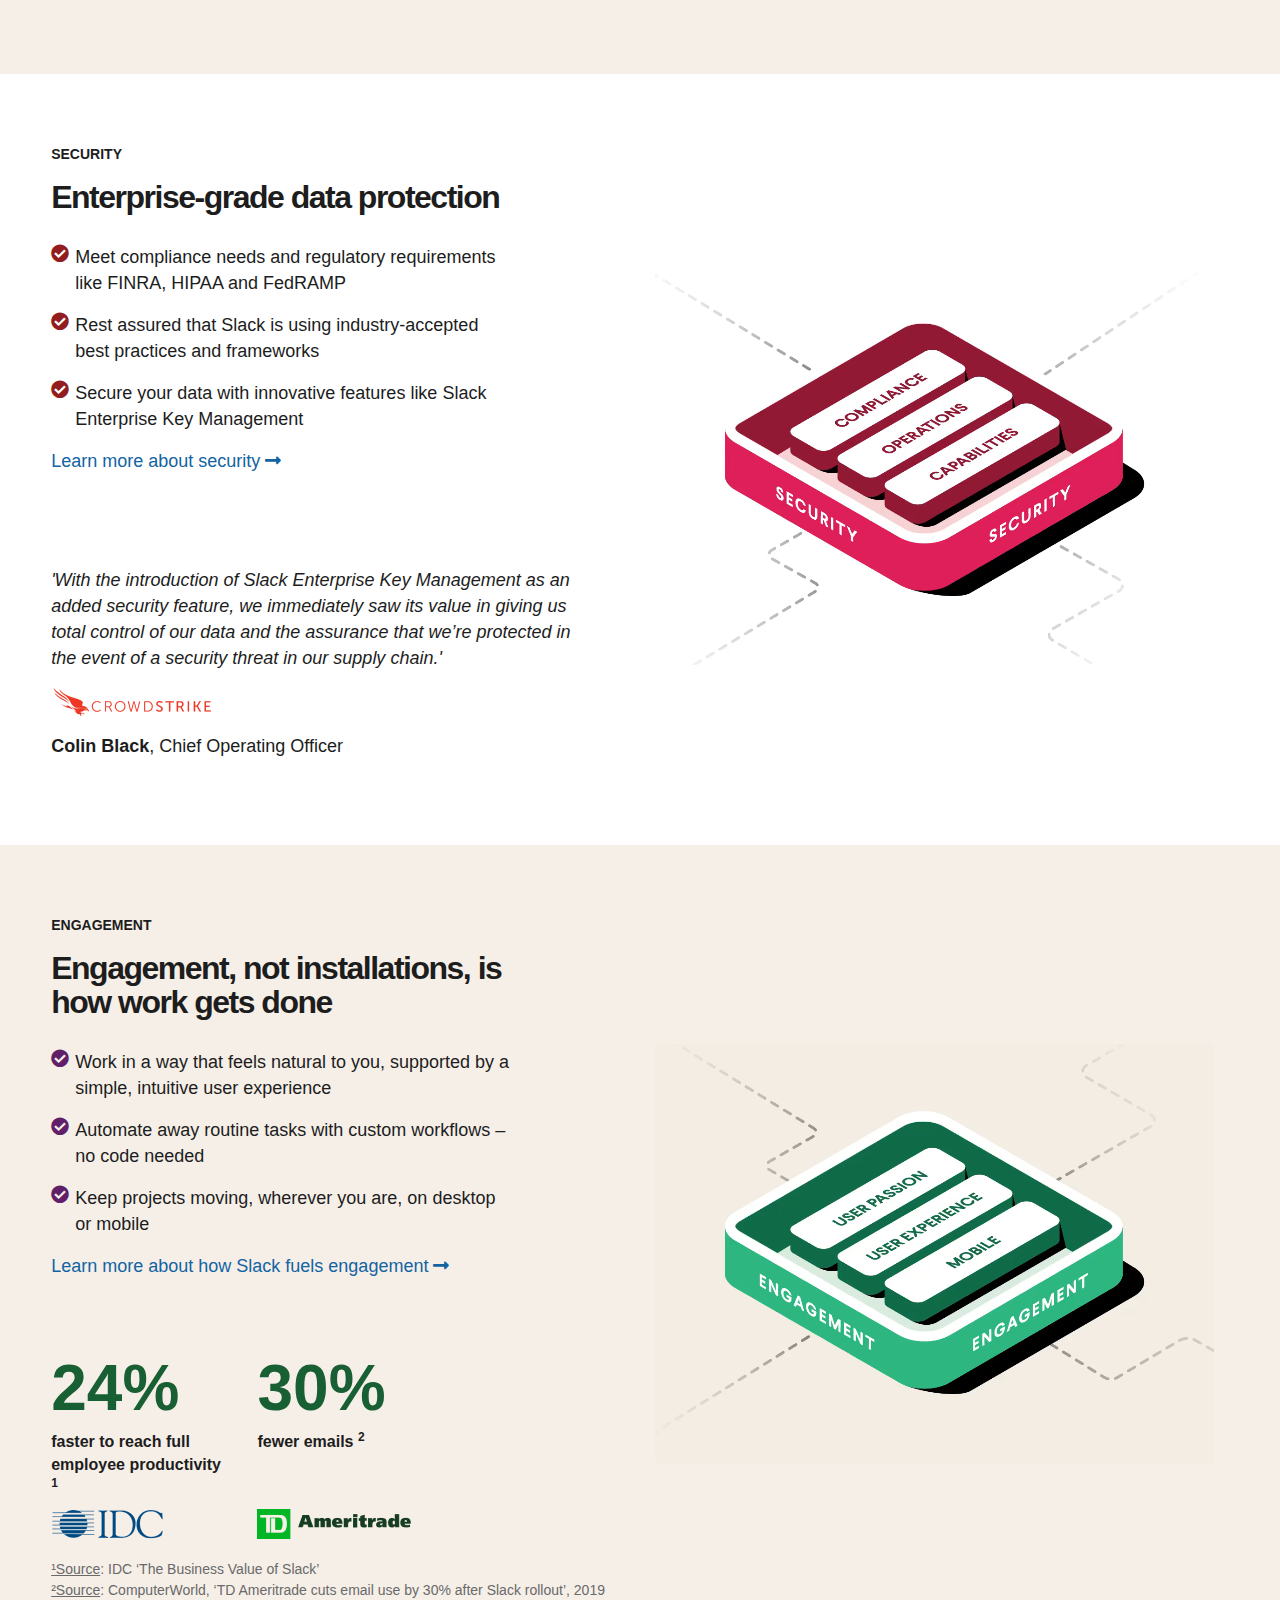
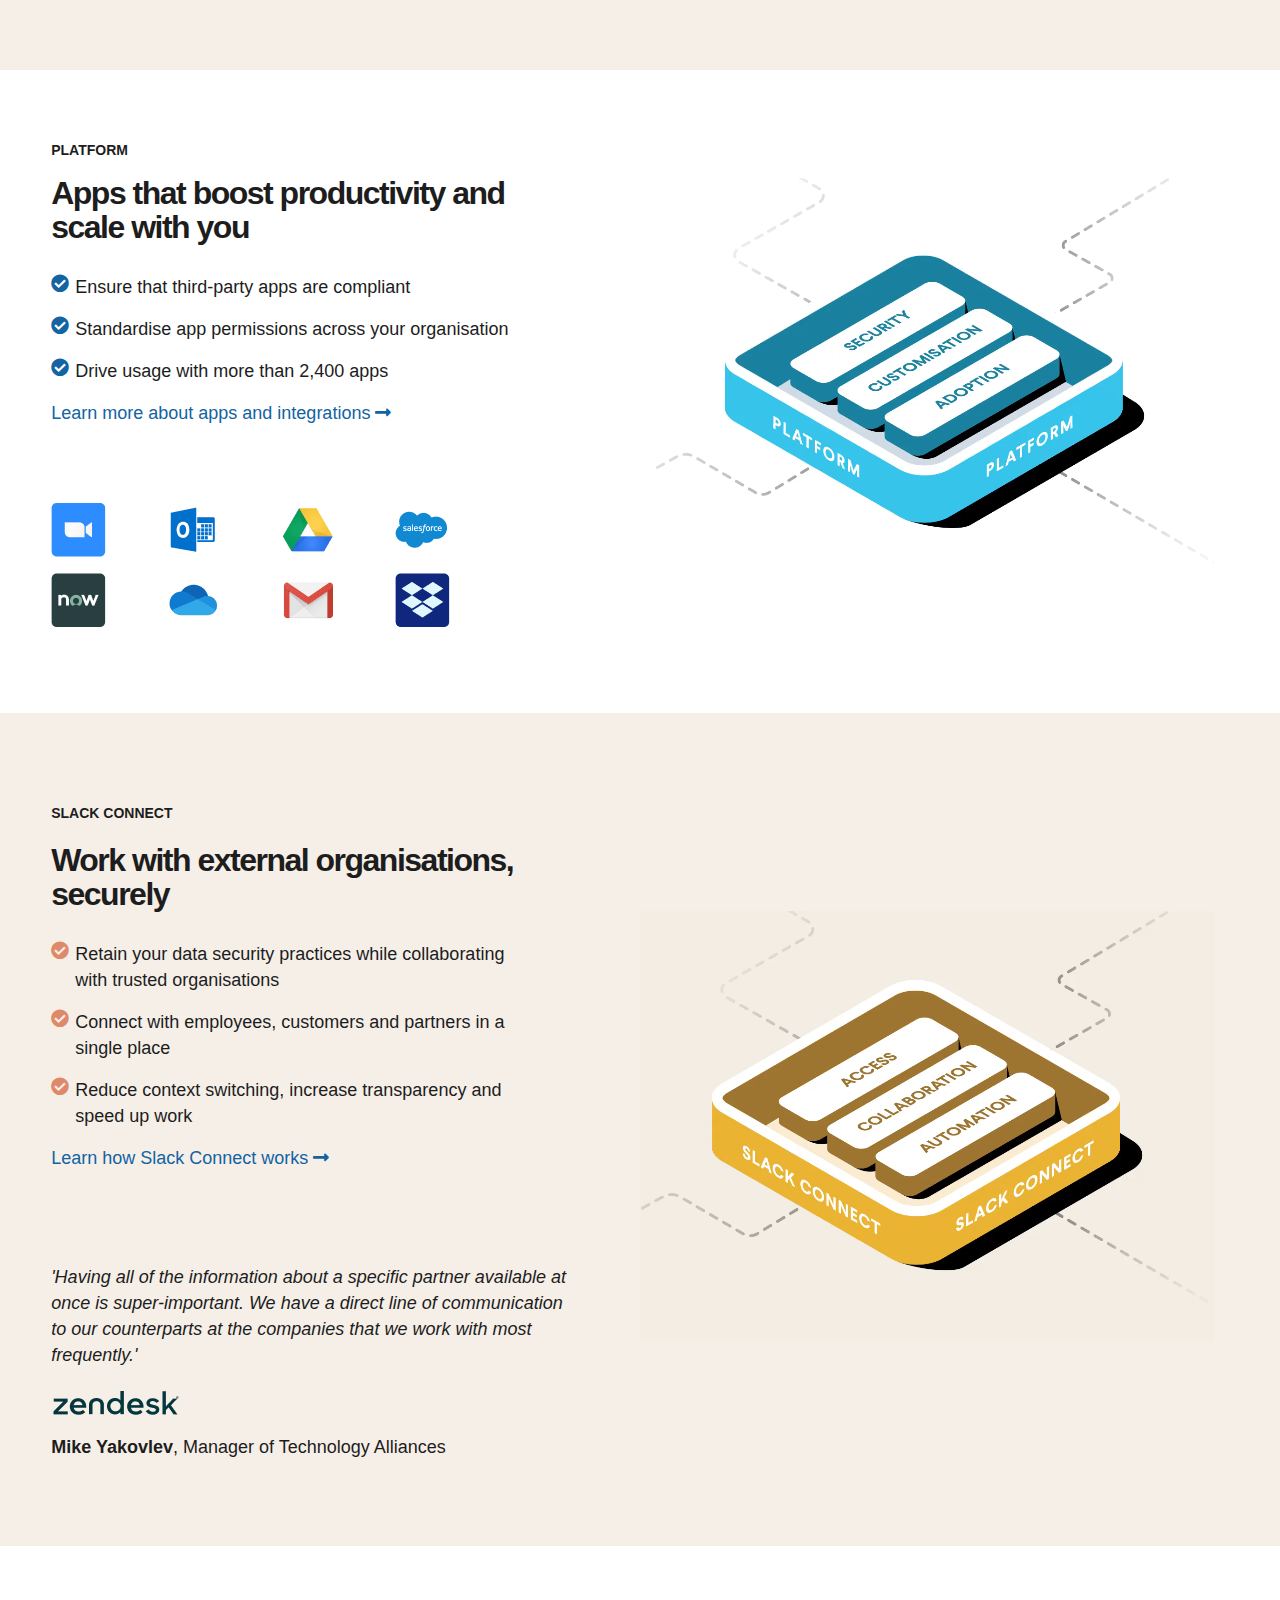
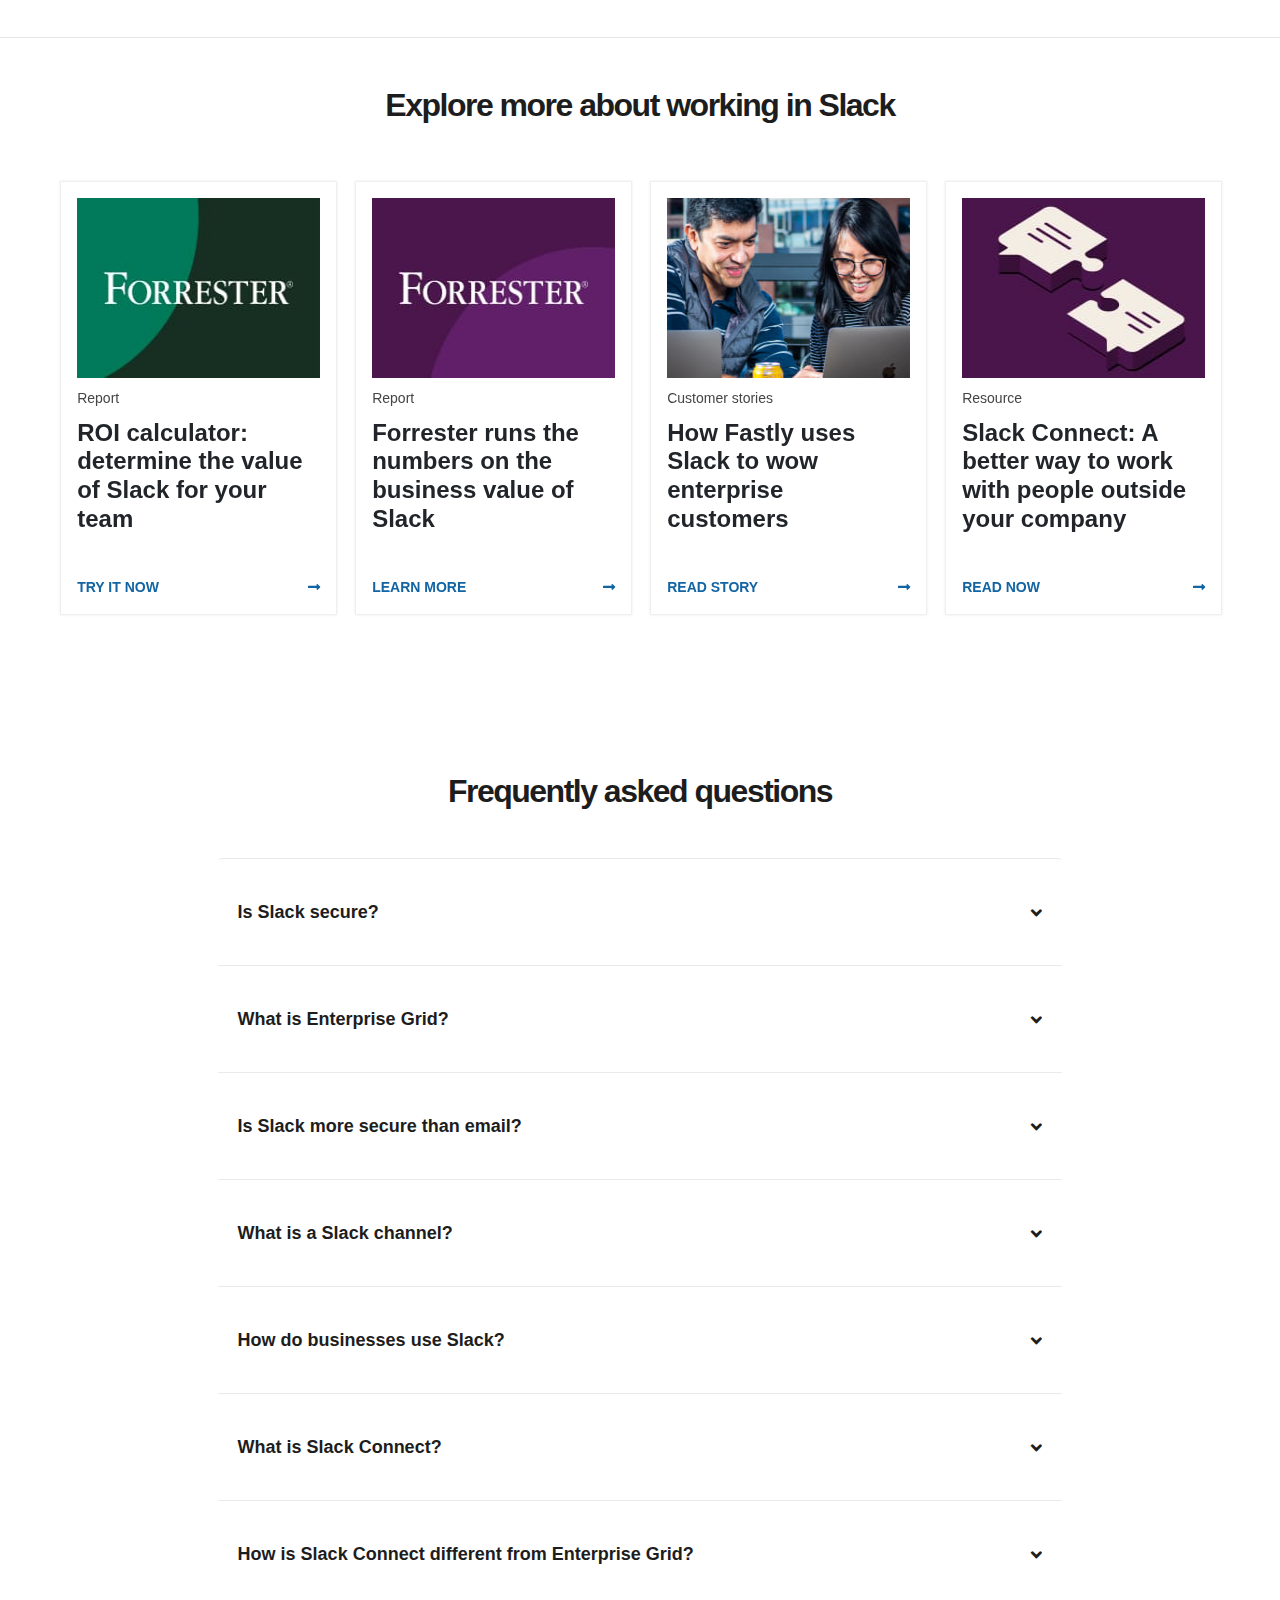
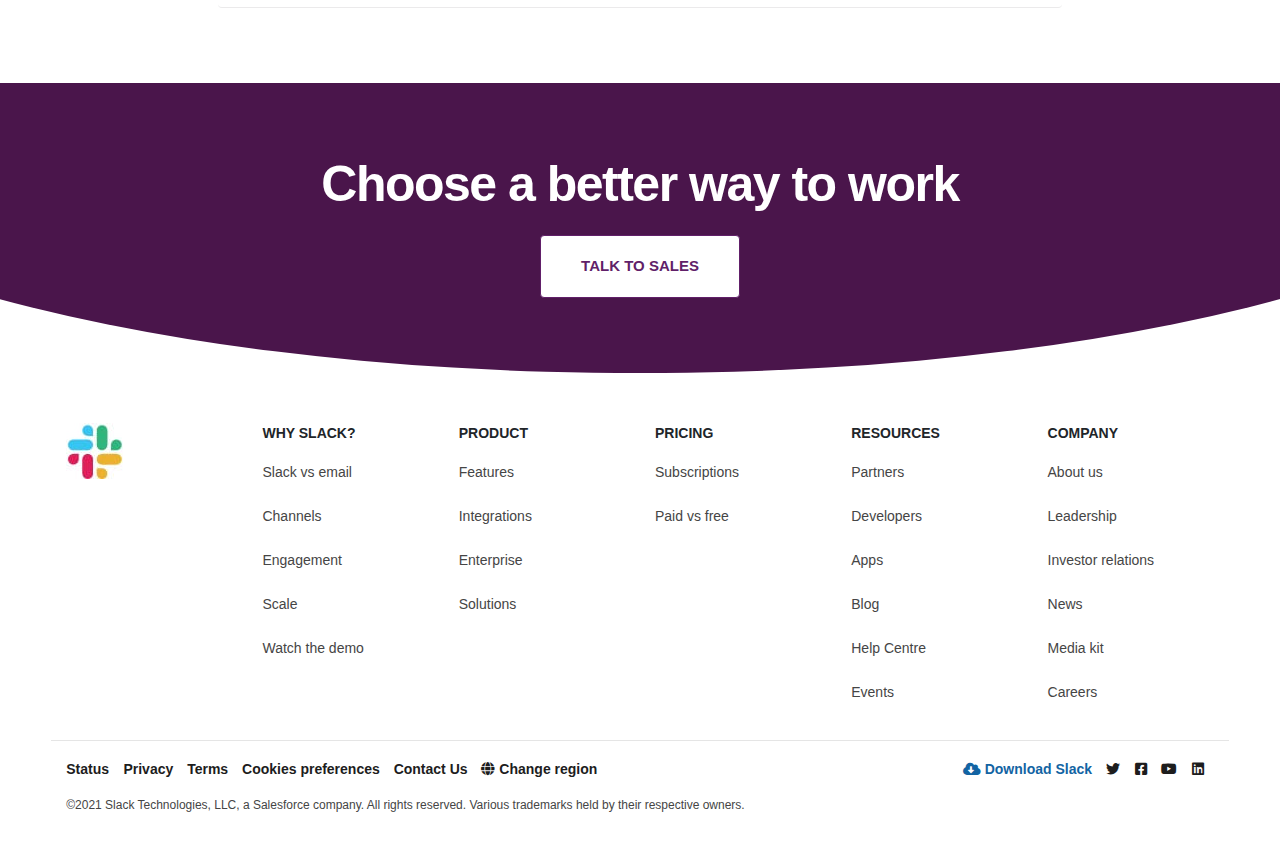
<file: enterprise.html>
<!DOCTYPE html>
<html lang="en">
    <head>
        <meta charset="utf-8">
        <title>Assignment</title>
        <meta name="viewport" content="width=device-width, initial-scale=1.0">    
        <link rel="stylesheet" href="css/bootstrap.min.css">
        <link rel='stylesheet' href='css/slick.css'>
        <link rel='stylesheet' href='css/slick-theme.css'>
        <link rel="stylesheet" href="fonts/css/all.min.css"/>    
        <link rel="stylesheet" href="css/style.css">
        <link rel="stylesheet" href="css/nav.css">
        <link rel="icon" href="img/icon.jpg" type="image/x-icon"/>        
       
    </head>
    <body>
        <header>
            <nav>                
                <div class="logo">
                    <a href="index.html">
                        <svg height="25" width="100" class="c-slacklogo--white" viewBox="0 0 240 60" xmlns="http://www.w3.org/2000/svg" shape-rendering="geometricPrecision"><title>Assignment</title><g fill="none"><path d="m75.663 47.477 2.929-6.846c3.207 2.375 7.39 3.632 11.574 3.632 3.068 0 5.02-1.187 5.02-3.003-.07-5.03-18.477-1.118-18.617-13.764-.07-6.427 5.648-11.387 13.737-11.387 4.81 0 9.622 1.188 13.038 3.913l-2.737 6.992c-3.143-2.021-7.025-3.43-10.72-3.43-2.51 0-4.184 1.187-4.184 2.725.07 4.96 18.618 2.235 18.827 14.322 0 6.567-5.579 11.178-13.528 11.178-5.856 0-11.225-1.397-15.34-4.332m116.629-9.325a8.498 8.498 0 0 1 -7.405 4.33c-4.698 0-8.506-3.816-8.506-8.523s3.808-8.523 8.506-8.523a8.498 8.498 0 0 1 7.405 4.33l8.143-4.52c-3.05-5.451-8.868-9.137-15.548-9.137-9.839 0-17.815 7.991-17.815 17.85 0 9.858 7.976 17.85 17.815 17.85 6.68 0 12.498-3.686 15.548-9.137zm-82.477 12.958h10.18v-49.86h-10.179zm95.761-49.86v49.86h10.18v-14.938l12.063 14.938h13.012l-15.34-17.746 14.224-16.559h-12.454l-11.505 13.767v-29.322zm-54.218 15.557v4.053c-1.673-2.795-5.787-4.751-10.11-4.751-8.925 0-15.967 7.895-15.967 17.815s7.042 17.885 15.967 17.885c4.323 0 8.437-1.956 10.11-4.751v4.052h10.18v-34.303zm0 21.414c-1.464 2.445-4.532 4.26-7.948 4.26-4.699 0-8.507-3.815-8.507-8.522s3.808-8.523 8.507-8.523c3.416 0 6.484 1.886 7.948 4.4z" fill="#ffffff"></path><path d="m21.902.148c-3.299 0-5.973 2.68-5.973 5.985a5.979 5.979 0 0 0 5.973 5.985h5.974v-5.985a5.98 5.98 0 0 0 -5.974-5.985m0 15.96h-15.929c-3.299 0-5.973 2.68-5.973 5.986 0 3.305 2.674 5.985 5.973 5.985h15.93c3.298 0 5.973-2.68 5.973-5.985 0-3.306-2.675-5.986-5.974-5.986" fill="#36c5f0"></path><path d="m59.734 22.094c0-3.306-2.675-5.986-5.974-5.986s-5.973 2.68-5.973 5.986v5.985h5.973a5.98 5.98 0 0 0 5.974-5.985m-15.929 0v-15.961a5.98 5.98 0 0 0 -5.974-5.985c-3.299 0-5.973 2.68-5.973 5.985v15.96c0 3.307 2.674 5.987 5.973 5.987a5.98 5.98 0 0 0 5.974-5.985" fill="#2eb67d"></path><path d="m37.831 60a5.98 5.98 0 0 0 5.974-5.985 5.98 5.98 0 0 0 -5.974-5.985h-5.973v5.985c0 3.305 2.674 5.985 5.973 5.985m0-15.96h15.93c3.298 0 5.973-2.68 5.973-5.986a5.98 5.98 0 0 0 -5.974-5.985h-15.929c-3.299 0-5.973 2.68-5.973 5.985a5.979 5.979 0 0 0 5.973 5.985" fill="#ecb22e"></path><path d="m0 38.054a5.979 5.979 0 0 0 5.973 5.985 5.98 5.98 0 0 0 5.974-5.985v-5.985h-5.974c-3.299 0-5.973 2.68-5.973 5.985m15.929 0v15.96c0 3.306 2.674 5.986 5.973 5.986a5.98 5.98 0 0 0 5.974-5.985v-15.961a5.979 5.979 0 0 0 -5.974-5.985c-3.299 0-5.973 2.68-5.973 5.985" fill="#e01e5a"></path></g></svg>
                        <svg width="100" class="c-slacklogo--color" xmlns="http://www.w3.org/2000/svg" viewBox="0 0 240 60" shape-rendering="geometricPrecision"><title>Assignment</title><path d="m75.663 47.477 2.929-6.846c3.207 2.375 7.39 3.632 11.574 3.632 3.068 0 5.02-1.187 5.02-3.003-.07-5.03-18.477-1.118-18.617-13.764-.07-6.427 5.648-11.387 13.737-11.387 4.81 0 9.622 1.188 13.038 3.913l-2.737 6.992c-3.143-2.021-7.025-3.43-10.72-3.43-2.51 0-4.184 1.187-4.184 2.725.07 4.96 18.618 2.235 18.827 14.322 0 6.567-5.579 11.178-13.528 11.178-5.856 0-11.225-1.397-15.34-4.332m116.629-9.325a8.498 8.498 0 0 1 -7.405 4.33c-4.698 0-8.506-3.816-8.506-8.523s3.808-8.523 8.506-8.523a8.498 8.498 0 0 1 7.405 4.33l8.143-4.52c-3.05-5.451-8.868-9.137-15.548-9.137-9.839 0-17.815 7.991-17.815 17.85 0 9.858 7.976 17.85 17.815 17.85 6.68 0 12.498-3.686 15.548-9.137zm-82.477 12.958h10.18v-49.86h-10.179zm95.761-49.86v49.86h10.18v-14.938l12.063 14.938h13.012l-15.34-17.746 14.224-16.559h-12.454l-11.505 13.767v-29.322zm-54.218 15.557v4.053c-1.673-2.795-5.787-4.751-10.11-4.751-8.925 0-15.967 7.895-15.967 17.815s7.042 17.885 15.967 17.885c4.323 0 8.437-1.956 10.11-4.751v4.052h10.18v-34.303zm0 21.414c-1.464 2.445-4.532 4.26-7.948 4.26-4.699 0-8.507-3.815-8.507-8.522s3.808-8.523 8.507-8.523c3.416 0 6.484 1.886 7.948 4.4z"></path><path d="m21.902.148c-3.299 0-5.973 2.68-5.973 5.985a5.979 5.979 0 0 0 5.973 5.985h5.974v-5.985a5.98 5.98 0 0 0 -5.974-5.985m0 15.96h-15.929c-3.299 0-5.973 2.68-5.973 5.986 0 3.305 2.674 5.985 5.973 5.985h15.93c3.298 0 5.973-2.68 5.973-5.985 0-3.306-2.675-5.986-5.974-5.986" fill="#36C5F0"></path><path d="m59.734 22.094c0-3.306-2.675-5.986-5.974-5.986s-5.973 2.68-5.973 5.986v5.985h5.973a5.98 5.98 0 0 0 5.974-5.985m-15.929 0v-15.961a5.98 5.98 0 0 0 -5.974-5.985c-3.299 0-5.973 2.68-5.973 5.985v15.96c0 3.307 2.674 5.987 5.973 5.987a5.98 5.98 0 0 0 5.974-5.985" fill="#2EB67D"></path><path d="m37.831 60a5.98 5.98 0 0 0 5.974-5.985 5.98 5.98 0 0 0 -5.974-5.985h-5.973v5.985c0 3.305 2.674 5.985 5.973 5.985m0-15.96h15.93c3.298 0 5.973-2.68 5.973-5.986a5.98 5.98 0 0 0 -5.974-5.985h-15.929c-3.299 0-5.973 2.68-5.973 5.985a5.979 5.979 0 0 0 5.973 5.985" fill="#ECB22E"></path><g><path d="m0 38.054a5.979 5.979 0 0 0 5.973 5.985 5.98 5.98 0 0 0 5.974-5.985v-5.985h-5.974c-3.299 0-5.973 2.68-5.973 5.985m15.929 0v15.96c0 3.306 2.674 5.986 5.973 5.986a5.98 5.98 0 0 0 5.974-5.985v-15.961a5.979 5.979 0 0 0 -5.974-5.985c-3.299 0-5.973 2.68-5.973 5.985" fill="#E01E5A"></path></g></svg>
                    </a>
                </div>
                <li id="m-search-btn" class="s-mobile"> <i class="fa fa-search"></i> </li>
                <div class="menu-icon">
                    <span class="fas fa-bars"></span>
                </div>
                <div class="nav-items left">
                    <svg width="100" class="c-slacklogo--color mobile" xmlns="http://www.w3.org/2000/svg" viewBox="0 0 240 60" shape-rendering="geometricPrecision"><title>Assignment</title><path d="m75.663 47.477 2.929-6.846c3.207 2.375 7.39 3.632 11.574 3.632 3.068 0 5.02-1.187 5.02-3.003-.07-5.03-18.477-1.118-18.617-13.764-.07-6.427 5.648-11.387 13.737-11.387 4.81 0 9.622 1.188 13.038 3.913l-2.737 6.992c-3.143-2.021-7.025-3.43-10.72-3.43-2.51 0-4.184 1.187-4.184 2.725.07 4.96 18.618 2.235 18.827 14.322 0 6.567-5.579 11.178-13.528 11.178-5.856 0-11.225-1.397-15.34-4.332m116.629-9.325a8.498 8.498 0 0 1 -7.405 4.33c-4.698 0-8.506-3.816-8.506-8.523s3.808-8.523 8.506-8.523a8.498 8.498 0 0 1 7.405 4.33l8.143-4.52c-3.05-5.451-8.868-9.137-15.548-9.137-9.839 0-17.815 7.991-17.815 17.85 0 9.858 7.976 17.85 17.815 17.85 6.68 0 12.498-3.686 15.548-9.137zm-82.477 12.958h10.18v-49.86h-10.179zm95.761-49.86v49.86h10.18v-14.938l12.063 14.938h13.012l-15.34-17.746 14.224-16.559h-12.454l-11.505 13.767v-29.322zm-54.218 15.557v4.053c-1.673-2.795-5.787-4.751-10.11-4.751-8.925 0-15.967 7.895-15.967 17.815s7.042 17.885 15.967 17.885c4.323 0 8.437-1.956 10.11-4.751v4.052h10.18v-34.303zm0 21.414c-1.464 2.445-4.532 4.26-7.948 4.26-4.699 0-8.507-3.815-8.507-8.522s3.808-8.523 8.507-8.523c3.416 0 6.484 1.886 7.948 4.4z"></path><path d="m21.902.148c-3.299 0-5.973 2.68-5.973 5.985a5.979 5.979 0 0 0 5.973 5.985h5.974v-5.985a5.98 5.98 0 0 0 -5.974-5.985m0 15.96h-15.929c-3.299 0-5.973 2.68-5.973 5.986 0 3.305 2.674 5.985 5.973 5.985h15.93c3.298 0 5.973-2.68 5.973-5.985 0-3.306-2.675-5.986-5.974-5.986" fill="#36C5F0"></path><path d="m59.734 22.094c0-3.306-2.675-5.986-5.974-5.986s-5.973 2.68-5.973 5.986v5.985h5.973a5.98 5.98 0 0 0 5.974-5.985m-15.929 0v-15.961a5.98 5.98 0 0 0 -5.974-5.985c-3.299 0-5.973 2.68-5.973 5.985v15.96c0 3.307 2.674 5.987 5.973 5.987a5.98 5.98 0 0 0 5.974-5.985" fill="#2EB67D"></path><path d="m37.831 60a5.98 5.98 0 0 0 5.974-5.985 5.98 5.98 0 0 0 -5.974-5.985h-5.973v5.985c0 3.305 2.674 5.985 5.973 5.985m0-15.96h15.93c3.298 0 5.973-2.68 5.973-5.986a5.98 5.98 0 0 0 -5.974-5.985h-15.929c-3.299 0-5.973 2.68-5.973 5.985a5.979 5.979 0 0 0 5.973 5.985" fill="#ECB22E"></path><g><path d="m0 38.054a5.979 5.979 0 0 0 5.973 5.985 5.98 5.98 0 0 0 5.974-5.985v-5.985h-5.974c-3.299 0-5.973 2.68-5.973 5.985m15.929 0v15.96c0 3.306 2.674 5.986 5.973 5.986a5.98 5.98 0 0 0 5.974-5.985v-15.961a5.979 5.979 0 0 0 -5.974-5.985c-3.299 0-5.973 2.68-5.973 5.985" fill="#E01E5A"></path></g></svg>
                    <ul class="nav navbar-nav desk">               
                        <li class="dropdown">
                          <a href="#" class="dropdown-toggle" data-toggle="dropdown">Product </a><i class="fas fa-chevron-down"></i>
                          <ul class="dropdown-menu">
                            <li><a href="#">Features</a></li>
                            <li><a href="#">Channels</a></li>
                            <li><a href="#">Your Digital HQ</a></li>
                            <li><a href="#">Integrations</a></li>
                            <li><a href="#">Security</a></li>
                            <li><a href="#">Slack Connect</a></li>
                            <li><a href="#">Solutions</a></li>
                            <li><a href="#">Customers</a></li>
                            <hr>
                            <li><a href="#"><i class="fas fa-cloud-download-alt"></i> Download Slack</a></li>
                          </ul>
                        </li>
                    </ul>
                    <div class="dropdown mobile">
                        <a class="btn btn-secondary dropdown-toggle" type="button" id="dropdownMenuButton" data-toggle="dropdown" aria-haspopup="true" aria-expanded="false">
                        Product
                        </a><i class="fas fa-chevron-down"></i>
                        <div class="dropdown-menu" aria-labelledby="dropdownMenuButton">
                        <a class="dropdown-item" href="#">Features</a>
                        <a class="dropdown-item" href="#">Channels</a>
                        <a class="dropdown-item" href="#">Your Digital HQ</a>
                        <a class="dropdown-item" href="#">Integrations</a>
                        <a class="dropdown-item" href="#">Security</a>
                        <a class="dropdown-item" href="#">Slack Connect</a>
                        <a class="dropdown-item" href="#">Solutions</a>
                        <a class="dropdown-item" href="#">Customers</a>
                        </div>
                    </div>  
                    <li><a href="enterprise.html">Enterprise</a></li>
                    <li><a href="resources.html">Resources</a></li>
                    <li><a href="pricing.html">Pricing</a></li>    
                    <li id="search-btn" class="s-desk"><span class="search-icon"> <i class="fa fa-search"></i> </span></li>  
                    <li><a href="#">Sign in</a></li> 
                    <li class="talk"><a href="#" class="talk">TALK TO SALES</a></li>
                    <li class="try"><a href="#"  class="try">TRY FOR FREE</a></li>
                    <li class="download">
                        <ul>
                            <li class="talk signin"><a href="#" class="talk">SIGN IN </a></li>
                            <li class="try download"><a href="#"  class="try">DOWNLOAD SLACK</a></li>
                        </ul>
                    </li>
                        
                </div>                                        
                <div class="cancel-icon">
                    <span class="fas fa-times"></span>
                </div>
                <div id="search-wrap" class="wrap-top search-wrap">
                    <div class="width">
                        <ul class="clearfix">                            
                            <li class="searchleft">
                                <svg width="150" class="c-slacklogo--color search" xmlns="http://www.w3.org/2000/svg" viewBox="0 0 240 60" shape-rendering="geometricPrecision"><title>Slack</title><path d="m75.663 47.477 2.929-6.846c3.207 2.375 7.39 3.632 11.574 3.632 3.068 0 5.02-1.187 5.02-3.003-.07-5.03-18.477-1.118-18.617-13.764-.07-6.427 5.648-11.387 13.737-11.387 4.81 0 9.622 1.188 13.038 3.913l-2.737 6.992c-3.143-2.021-7.025-3.43-10.72-3.43-2.51 0-4.184 1.187-4.184 2.725.07 4.96 18.618 2.235 18.827 14.322 0 6.567-5.579 11.178-13.528 11.178-5.856 0-11.225-1.397-15.34-4.332m116.629-9.325a8.498 8.498 0 0 1 -7.405 4.33c-4.698 0-8.506-3.816-8.506-8.523s3.808-8.523 8.506-8.523a8.498 8.498 0 0 1 7.405 4.33l8.143-4.52c-3.05-5.451-8.868-9.137-15.548-9.137-9.839 0-17.815 7.991-17.815 17.85 0 9.858 7.976 17.85 17.815 17.85 6.68 0 12.498-3.686 15.548-9.137zm-82.477 12.958h10.18v-49.86h-10.179zm95.761-49.86v49.86h10.18v-14.938l12.063 14.938h13.012l-15.34-17.746 14.224-16.559h-12.454l-11.505 13.767v-29.322zm-54.218 15.557v4.053c-1.673-2.795-5.787-4.751-10.11-4.751-8.925 0-15.967 7.895-15.967 17.815s7.042 17.885 15.967 17.885c4.323 0 8.437-1.956 10.11-4.751v4.052h10.18v-34.303zm0 21.414c-1.464 2.445-4.532 4.26-7.948 4.26-4.699 0-8.507-3.815-8.507-8.522s3.808-8.523 8.507-8.523c3.416 0 6.484 1.886 7.948 4.4z"></path><path d="m21.902.148c-3.299 0-5.973 2.68-5.973 5.985a5.979 5.979 0 0 0 5.973 5.985h5.974v-5.985a5.98 5.98 0 0 0 -5.974-5.985m0 15.96h-15.929c-3.299 0-5.973 2.68-5.973 5.986 0 3.305 2.674 5.985 5.973 5.985h15.93c3.298 0 5.973-2.68 5.973-5.985 0-3.306-2.675-5.986-5.974-5.986" fill="#36C5F0"></path><path d="m59.734 22.094c0-3.306-2.675-5.986-5.974-5.986s-5.973 2.68-5.973 5.986v5.985h5.973a5.98 5.98 0 0 0 5.974-5.985m-15.929 0v-15.961a5.98 5.98 0 0 0 -5.974-5.985c-3.299 0-5.973 2.68-5.973 5.985v15.96c0 3.307 2.674 5.987 5.973 5.987a5.98 5.98 0 0 0 5.974-5.985" fill="#2EB67D"></path><path d="m37.831 60a5.98 5.98 0 0 0 5.974-5.985 5.98 5.98 0 0 0 -5.974-5.985h-5.973v5.985c0 3.305 2.674 5.985 5.973 5.985m0-15.96h15.93c3.298 0 5.973-2.68 5.973-5.986a5.98 5.98 0 0 0 -5.974-5.985h-15.929c-3.299 0-5.973 2.68-5.973 5.985a5.979 5.979 0 0 0 5.973 5.985" fill="#ECB22E"></path><g><path d="m0 38.054a5.979 5.979 0 0 0 5.973 5.985 5.98 5.98 0 0 0 5.974-5.985v-5.985h-5.974c-3.299 0-5.973 2.68-5.973 5.985m15.929 0v15.96c0 3.306 2.674 5.986 5.973 5.986a5.98 5.98 0 0 0 5.974-5.985v-15.961a5.979 5.979 0 0 0 -5.974-5.985c-3.299 0-5.973 2.68-5.973 5.985" fill="#E01E5A"></path></g></svg>
                                <i class="fa fa-search"></i> 
                                <input type='search' placeholder="Find anything (ie. channels, emoji, or reset password)"  list=text_editors>                                
                                <datalist id="text_editors">
                                    <select multiple size=8>
                                    <option value="What is Slack Frontiers and why should I attend?">What is Slack Frontiers and why should I attend?
                                    <option value="What is Slack Connect?">What is Slack Connect?		
                                    <option value="Working with external organizations in Slack">Working with external organizations in Slack                                    
                                    <option value="What is Slack Frontiers and why should I?">What is Slack Frontiers and why should I
                                    <option value="What is Connect?">What is Connect?		
                                    <option value="Working with external organizations in Slack">Working with external organizations in Slack                                    
                                    </select>
                                </datalist>
                            </li>                    
                            <li id="li-4"> <i class="fa fa-times"></i> </li>
                            <li id="li-3"><a class="search-btn">Search</a></li>
                        </ul>
                    </div>
                </div>          
            </nav>
        </header>
        <main class="enterprisepage">
            <section class="secone">
                <div class="container-fluid">
                    <div class="row">
                        <div class="col-xl-7 col-lg-7 col-md-7 col-sm-12 col-xs-12 pl-0">
                            <div class="secone__left">
                                <div class="secone__heading">
                                    <p>ENTERPRISE</p>
                                    <h1>Built with enterprises, for enterprises</h1>
                                </div>
                                <div class="secone__para">
                                    <p>Slack is secure. It’s flexible. It’s software that people actually enjoy using. And it’s here to help your business.</p>
                                </div>
                                <div class="secone__list">
                                    <p>Learn how Slack supports organisations of all sizes:</p>
                                    <div class="row">
                                        <div class="col-xl-6 col-lg-6 col-md-6 col-sm-12 col-xs-12 pl-0">
                                            <ul class="my-0">
                                                <li><a href=""><i class="fas fa-check-circle"></i>SCALE</a></li>
                                                <li><a href=""><i class="fas fa-check-circle"></i>ENGAGEMENT</a></li>
                                                <li><a href=""><i class="fas fa-check-circle"></i>SLACK CONNECT</a></li>                                        
                                            </ul>
                                        </div>
                                        <div class="col-xl-6 col-lg-6 col-md-6 col-sm-12 col-xs-12 pl-0 pt-0">
                                            <ul>
                                                <li><a href=""><i class="fas fa-check-circle"></i>SECURITY</a></li>
                                                <li><a href=""><i class="fas fa-check-circle"></i>PLATFORM</a></li>
                                            </ul>
                                        </div>
                                    </div>                                    
                                </div>
                                <div class="secone__btns row mx-0">
                                    <a href="#" class="newbtn btn-pinkbtnfill mt-2">CONTACT SALES</a>                                    
                                </div>
                            </div>
                        </div>
                        <div class="col-xl-5 col-lg-5 col-md-5 col-sm-12 col-xs-12 px-0 rg">
                            <div class="secone__right">
                                <video autoplay  width="450">
                                    <source src="img/enterprise/enterprise-hero.IN.mp4" type="video/mp4">                                 
                                </video>
                            </div>
                        </div>
                    </div>
                </div>                
            </section>

            <section class="sectwo">
                <div class="container-fluid">
                    <div class="sectwo__slider enterprisesliderone">
                        <div class="sectwo__slides"><img class="img img-responsive first" src="img/enterprise/logo-seek.png" alt="image" width="102" height="40"></div>
                        <div class="sectwo__slides"><img class="img img-responsive" src="img/enterprise/logo-xero.png" alt="image" width="50" height="50"> </div>
                        <div class="sectwo__slides"><img class="img img-responsive" src="img/enterprise/rea.png" alt="image" width="154" height="40">   </div>
                        <div class="sectwo__slides"><img class="img img-responsive" src="img/enterprise/rmit.png" alt="image" width="118" height="40">           </div>
                        <div class="sectwo__slides"><img class="img img-responsive" src="img/enterprise/ibm.png" alt="image" width="70" height="28">   </div>
                        <div class="sectwo__slides"><img class="img img-responsive" src="img/enterprise/deliveroo.png" alt="image" width="143" height="38">     </div>                        
                    </div>
                </div>            
            </section>

            <section class="secthree">
                <div class="container-fluid">
                    <div class="row">
                        <div class="col-xl-6 col-lg-6 col-md-12 col-sm-12 col-xs-12 pl-0">
                            <div class="secthree__left">
                                <div class="secthree__heading">
                                    <p>SCALE</p>
                                    <h3>Created to meet the needs of global organisations</h3>
                                    <p><i class="fas fa-check-circle"></i> Get peace of mind with 99.99% uptime SLA</p>
                                    <p><i class="fas fa-check-circle"></i> Customise Slack to your business with unlimited workspaces and channels</p>
                                    <p><i class="fas fa-check-circle"></i> Govern all of your users and teams from a single place</p>
                                    <a href="#" class="link-text">Learn more about Slack at scale <i class="fas fa-long-arrow-alt-right"></i></a>
                                </div>
                                <div class="secthree__para">
                                    <p><i>'Slack has been the hammer that has helped us tear down the walls of silos. It has enabled us to position Slack as the operating system of collaboration across 194 countries and 171 offices, pulling us together like nothing else has.'</i></p>
                                    <img src="img/enterprise/fox.png" alt="image" width="72" height="30">
                                    <p><b>Jeff Dow</b>, Executive Vice President, Media and Broadcast Operations</p>
                                </div>
                            </div>
                        </div>
                        <div class="col-xl-6 col-lg-6 col-md-12 col-sm-12 col-xs-12 rg">
                            <div class="secthree__right">
                                <video autoplay loop width="584">
                                    <source src="img/enterprise/scale.IN.mp4" type="video/mp4">                                 
                                </video>
                            </div>
                        </div>
                    </div>
                </div>                
            </section>
            
            <section class="secthree secfour">
                <div class="container-fluid">
                    <div class="row">
                        <div class="col-xl-6 col-lg-6 col-md-12 col-sm-12 col-xs-12 pl-0">
                            <div class="secthree__left">
                                <div class="secthree__heading">
                                    <p>SECURITY</p>
                                    <h3>Enterprise-grade data protection</h3>
                                    <p><i class="fas fa-check-circle"></i> Meet compliance needs and regulatory requirements like FINRA, HIPAA and FedRAMP</p>
                                    <p><i class="fas fa-check-circle"></i> Rest assured that Slack is using industry-accepted best practices and frameworks                                    </p>
                                    <p><i class="fas fa-check-circle"></i> Secure your data with innovative features like Slack Enterprise Key Management</p>
                                    <a href="#" class="link-text">Learn more about security <i class="fas fa-long-arrow-alt-right"></i></a>
                                </div>
                                <div class="secthree__para">
                                    <p><i>'With the introduction of Slack Enterprise Key Management as an added security feature, we immediately saw its value in giving us total control of our data and the assurance that we’re protected in the event of a security threat in our supply chain.'</i></p>
                                    <img src="img/enterprise/crowdstrike.png" alt="image" width="162" height="30">
                                    <p><b>Colin Black</b>, Chief Operating Officer</p>
                                </div>
                            </div>
                        </div>
                        <div class="col-xl-6 col-lg-6 col-md-12 col-sm-12 col-xs-12 rg">
                            <div class="secthree__right">
                                <video autoplay loop width="584">
                                    <source src="img/enterprise/security.IN.mp4" type="video/mp4">                                 
                                </video>
                            </div>
                        </div>
                    </div>
                </div>                
            </section>

            <section class="secthree secfive">
                <div class="container-fluid">
                    <div class="row">
                        <div class="col-xl-6 col-lg-6 col-md-12 col-sm-12 col-xs-12 pl-0">
                            <div class="secthree__left">
                                <div class="secthree__heading">
                                    <p>ENGAGEMENT</p>
                                    <h3>Engagement, not installations, is how work gets done</h3>
                                    <p><i class="fas fa-check-circle"></i> Work in a way that feels natural to you, supported by a simple, intuitive user experience</p>
                                    <p><i class="fas fa-check-circle"></i> Automate away routine tasks with custom workflows – no code needed</p>
                                    <p><i class="fas fa-check-circle"></i> Keep projects moving, wherever you are, on desktop or mobile</p>
                                    <a href="#" class="link-text">Learn more about how Slack fuels engagement <i class="fas fa-long-arrow-alt-right"></i></a>
                                </div>
                                <div class="secfive__percent">
                                    <div class="row">
                                        <div class="col-xl-4 col-lg-4 col-md-4 col-sm-6 col-xs-6 pl-0">
                                            <div>
                                                <p><span>24%</span></p>
                                                <p>faster to reach full employee productivity <sup>1</sup></p>
                                            </div>
                                       
                                            <div>
                                                <img src="img/enterprise/idc.png" alt="image" width="115" height="30">
                                            </div>
                                        </div>
                                        <div class="col-xl-8 col-lg-8 col-md-8 col-sm-6 col-xs-6">
                                           <div>
                                            <p><span>30%</span></p>
                                            <p>fewer emails <sup>2</sup></p>
                                           </div>
                                            <div>
                                                <img src="img/enterprise/td-ameritrade.png" alt="image" width="154" height="30">
                                            </div>
                                        </div>                                                                                
                                        <div class="col-xl-12 pl-0">
                                            <p><a href="#">¹Source</a>: IDC ‘The Business Value of Slack’</p>
                                            <p><a href="#">²Source</a>: ComputerWorld, ‘TD Ameritrade cuts email use by 30% after Slack rollout’, 2019</p>
                                        </div>
                                    </div>                                    
                                </div>
                            </div>
                        </div>
                        <div class="col-xl-6 col-lg-6 col-md-12 col-sm-12 col-xs-12 rg">
                            <div class="secthree__right">
                                <video autoplay loop width="584" >
                                    <source src="img/enterprise/engagement.IN.mp4" type="video/mp4">                                 
                                </video>
                            </div>
                        </div>
                    </div>
                </div>                
            </section>

            <section class="secthree secsix">
                <div class="container-fluid">
                    <div class="row">
                        <div class="col-xl-6 col-lg-6 col-md-12 col-sm-12 col-xs-12 pl-0">
                            <div class="secthree__left">
                                <div class="secthree__heading">
                                    <p>PLATFORM</p>
                                    <h3>Apps that boost productivity and scale with you</h3>
                                    <p><i class="fas fa-check-circle"></i> Ensure that third-party apps are compliant</p>
                                    <p><i class="fas fa-check-circle"></i> Standardise app permissions across your organisation </p>
                                    <p><i class="fas fa-check-circle"></i> Drive usage with more than 2,400 apps</p>
                                    <a href="#" class="link-text">Learn more about apps and integrations <i class="fas fa-long-arrow-alt-right"></i></a>
                                </div>
                                <div class="secsix__images">
                                    <div class="row">
                                        <div class="col-3"><img src="img/enterprise/zoom.png" alt="img" width="55" height="54"></div>
                                        <div class="col-3"><img src="img/enterprise/outlook.png" alt="img" width="54" height="54"></div>
                                        <div class="col-3"><img src="img/enterprise/google-drive.png" alt="img" width="54" height="54"></div>
                                        <div class="col-3"><img src="img/enterprise/salesforce.png" alt="img" width="54" height="54"></div>
                                    </div>
                                    <div class="row">
                                        <div class="col-3"><img src="img/enterprise/service-now.png" alt="img" width="55" height="54"></div>
                                        <div class="col-3"><img src="img/enterprise/onedrive.png" alt="img" width="55" height="54"></div>
                                        <div class="col-3"><img src="img/enterprise/gmail.png" alt="img" width="55" height="54"></div>
                                        <div class="col-3"><img src="img/enterprise/dropbox.png" alt="img" width="55" height="54"></div>
                                    </div>
                                </div>
                            </div>
                        </div>
                        <div class="col-xl-6 col-lg-6 col-md-12 col-sm-12 col-xs-12 rg">
                            <div class="secthree__right">
                                <video autoplay loop width="584">
                                    <source src="img/enterprise/platform.IN.mp4" type="video/mp4">                                 
                                </video>
                            </div>
                        </div>
                    </div>
                </div>                
            </section>
            
            <section class="secthree secseven">
                <div class="container-fluid">
                    <div class="row">
                        <div class="col-xl-6 col-lg-6 col-md-12 col-sm-12 col-xs-12 pl-0">
                            <div class="secthree__left">
                                <div class="secthree__heading">
                                    <p>SLACK CONNECT</p>
                                    <h3>Work with external organisations, securely</h3>
                                    <p><i class="fas fa-check-circle"></i> Retain your data security practices while collaborating with trusted organisations</p>
                                    <p><i class="fas fa-check-circle"></i> Connect with employees, customers and partners in a single place</p>
                                    <p><i class="fas fa-check-circle"></i> Reduce context switching, increase transparency and speed up work</p>
                                    <a href="#" class="link-text">Learn how Slack Connect works <i class="fas fa-long-arrow-alt-right"></i></a>
                                </div>
                                <div class="secthree__para">
                                    <p><i>'Having all of the information about a specific partner available at once is super-important. We have a direct line of communication to our counterparts at the companies that we work with most frequently.'</i></p>
                                    <img src="img/enterprise/zendesk.png" alt="image" width="130" height="30">
                                    <p><b>Mike Yakovlev</b>, Manager of Technology Alliances</p>
                                </div>
                            </div>
                        </div>
                        <div class="col-xl-6 col-lg-6 col-md-12 col-sm-12 col-xs-12 pl-0 rg">
                            <div class="secthree__right">
                                <video autoplay loop width="584" >
                                    <source src="img/enterprise/slack-connect.IN.mp4" type="video/mp4">                                 
                                </video>
                            </div>
                        </div>
                    </div>
                </div>                
            </section>

            <section class="seceight">
                <hr>
                <div class="container-fluid">                    
                    <h3>Explore more about working in Slack</h3>
                    <div class="slidereight seceight__slider">
                        <div class="seceight__slides">
                            <div class="seceight__box">
                                <img src="img/enterprise/promo-forrester-01.jpg" alt="image" width="260" height="180">
                                <p>Report</p>
                                <h4>ROI calculator: determine the value of Slack for your team</h4>
                                <div class="link">TRY IT NOW <i class="fas fa-long-arrow-alt-right"></i></div>
                            </div>
                        </div>
                                             
                        <div class="seceight__slides">
                            <div class="seceight__box">
                                <img src="img/enterprise/promo-forrester-02.jpg" alt="image" width="260" height="180">
                                <p>Report</p>
                                <h4>Forrester runs the numbers on the business value of Slack</h4>
                                <div class="link">Learn more<i class="fas fa-long-arrow-alt-right"></i></div>
                            </div>
                        </div>
                                             
                        <div class="seceight__slides">
                            <div class="seceight__box">
                                <img src="img/enterprise/how-fastly-uses-shared-channels-to-wow-enterprise-customers.jpg" alt="image" width="260" height="180">
                                <p>Customer stories</p>
                                <h4>How Fastly uses Slack to wow enterprise customers</h4>
                                <div class="link">Read story <i class="fas fa-long-arrow-alt-right"></i></div>
                            </div>
                        </div>
                                             
                        <div class="seceight__slides">
                            <div class="seceight__box">
                                <img src="img/enterprise/slack-connect-a-better-way-to-work-with-people-outside-your-company.jpg" alt="image" width="260" height="180">
                                <p>Resource</p>
                                <h4>Slack Connect: A better way to work with people outside your company</h4>
                                <div class="link">Read now <i class="fas fa-long-arrow-alt-right"></i></div>
                            </div>
                        </div>
                                             
                    </div>
                </div>            
            </section>
            
            <section class="secnine">
                <div class="container-fluid">   
                    <h3>Frequently asked questions</h3>      
                    <div class="accordion" id="faq">
                        <div class="card">
                            <div class="card-header" id="faqhead1">
                                <a href="#" class="btn-header-link collapsed" data-toggle="collapse" data-target="#faq1"
                                aria-expanded="true" aria-controls="faq1">Is Slack secure?</a>
                            </div>
    
                            <div id="faq1" class="collapse" aria-labelledby="faqhead1" data-parent="#faq">
                                <div class="card-body">
                                    <p>Yes. You can securely discuss confidential information in Slack. Slack offers multiple ways to ensure that your information, conversations and files stay safe. Slack delivers enterprise-grade security at every layer, adhering to multiple compliance certifications, including SOC 2, SOC 3, ISO/IEC 27001 and more. Slack is GDPR-compliant and can be configured for HIPAA and FINRA compliance. It is FedRAMP Moderate authorised.</p>                                    
                                    <p>In addition, Slack offers security features, like Enterprise Key Management, that allow admins fine-grained control over data encryption. You can also integrate your own security tools with Slack to get instant notification if a threat is detected. Learn more about Slack’s comprehensive security programme <a href="#">here</a>.</p>
                                </div>
                            </div>
                        </div>
                        <div class="card">
                            <div class="card-header" id="faqhead2">
                                <a href="#" class="btn-header-link collapsed" data-toggle="collapse" data-target="#faq2"
                                aria-expanded="true" aria-controls="faq2">What is Enterprise Grid?</a>
                            </div>
    
                            <div id="faq2" class="collapse" aria-labelledby="faqhead2" data-parent="#faq">
                                <div class="card-body">
                                   <p>Enterprise Grid is Slack’s solution for large or complex organisations. It empowers your company to work with the agility of a small company while tapping into the resources and shared knowledge of your enterprise.</p>
                                   <p>Enterprise Grid includes all of the security and governance functionality that you’d expect in an enterprise solution but with an intuitive, consumer-like experience that drives adoption. Enterprise Grid powers the work of some of the world’s largest companies – such as IBM, Condé Nast, Oracle and E-Trade – and is the only collaboration product that can support up to 500,000 people.</p>
                                   <p>Enterprise Grid is a paid subscription. Compare plan features and pricing <a href="#">here</a>.</p>
                                </div>
                            </div>
                        </div>
                        <div class="card">
                            <div class="card-header" id="faqhead3">
                                <a href="#" class="btn-header-link collapsed" data-toggle="collapse" data-target="#faq3"
                                aria-expanded="true" aria-controls="faq3">Is Slack more secure than email? </a>
                            </div>
    
                            <div id="faq3" class="collapse" aria-labelledby="faqhead3" data-parent="#faq">
                                <div class="card-body">
                                   <p>Yes! Unlike email, Slack is not susceptible to spam or phishing, which causes 90% of data breaches. Your Slack handle cannot be sold to advertisers or put on a mailing list. You will only ever receive Slack messages from other people inside your organisation, or from trusted partners using Slack Connect. You may get notifications from apps integrated with your workspace, such as Asana, Google Docs or Jira.</p>
                                   <p>Slack offers enterprise-grade data protection and privacy. Granular controls allow admins to customise security for each user, so no one sees things that they shouldn’t. Learn more about how Slack can securely replace email inside your company.</p>
                                </div>
                            </div>
                        </div>
                        <div class="card">
                            <div class="card-header" id="faqhead4">
                                <a href="#" class="btn-header-link collapsed" data-toggle="collapse" data-target="#faq4"
                                aria-expanded="true" aria-controls="faq4">What is a Slack channel? </a>
                            </div>
    
                            <div id="faq4" class="collapse" aria-labelledby="faqhead4" data-parent="#faq">
                                <div class="card-body">
                                   <p>Channels are where work happens in Slack. A channel is a single place for a team to share messages, tools and files. People often create channels for company announcements, customer support triage, asking for IT or HR help and sharing social interests.</p>
                                   <p>Channels can be public (open to everyone at the organisation) or private (invite-only). In addition, organisations on a paid Slack subscription can share a channel with external partners like agencies, clients and vendors with Slack Connect. Learn more about how channels can speed up your daily work here.</p>
                                </div>
                            </div>
                        </div>
                        <div class="card">
                            <div class="card-header" id="faqhead5">
                                <a href="#" class="btn-header-link collapsed" data-toggle="collapse" data-target="#faq5"
                                aria-expanded="true" aria-controls="faq5">How do businesses use Slack? </a>
                            </div>
    
                            <div id="faq5" class="collapse" aria-labelledby="faqhead5" data-parent="#faq">
                                <div class="card-body">
                                   <p>Slack helps organisations bring their people and tools together in one place so that they can stay productive and aligned from anywhere. More than 750,000 businesses use Slack every day for team messaging, file sharing and video/voice calls. You can integrate thousands of tools, like Google Drive, Zoom and Salesforce or create custom bots or apps just for your organisation. Find out more about how Slack works here.</p>
                                </div>
                            </div>
                        </div>
                        <div class="card">
                            <div class="card-header" id="faqhead6">
                                <a href="#" class="btn-header-link collapsed" data-toggle="collapse" data-target="#faq6"
                                aria-expanded="true" aria-controls="faq6">What is Slack Connect? </a>
                            </div>
    
                            <div id="faq6" class="collapse" aria-labelledby="faqhead6" data-parent="#faq">
                                <div class="card-body">
                                   <p>Slack Connect is a more secure and productive way for organisations to communicate together. It lets you move all the conversations with your external partners, clients, vendors and others into Slack, replacing email and fostering collaboration. Slack’s enterprise-grade security features and compliance standards, like Enterprise Key Management, extend to Slack Connect. Learn more about Slack Connect here.</p>
                                </div>
                            </div>
                        </div>
                        <div class="card">
                            <div class="card-header" id="faqhead7">
                                <a href="#" class="btn-header-link collapsed" data-toggle="collapse" data-target="#faq7"
                                aria-expanded="true" aria-controls="faq7">How is Slack Connect different from Enterprise Grid? </a>
                            </div>
    
                            <div id="faq7" class="collapse" aria-labelledby="faqhead7" data-parent="#faq">
                                <div class="card-body">
                                   <p>Slack Connect is a feature of Slack that enables people at up to 20 organisations to work together in a central place, without leaving their own Slack workspaces. Enterprise Grid, on the other hand, is a Slack subscription that lets you connect multiple workspaces inside your company.</p>
                                   <p>Slack Connect is included as part of all paid Slack subscriptions. So if your organisation is on Enterprise Grid, you’re also able to use Slack Connect. Compare subscriptions and features here.</p>
                                </div>
                            </div>
                        </div>
                    </div>
                </div>
            </section>

           

        </main>
        <footer class="secfooter">
            <div class="secfootertop">
               <div class="container-fluid">
                    <h2>Choose a better way to work</h2>
                    <div class="secfootertop__btn">
                        <a href="#" class="newbtn btn-pinkbtnborder mt-2">TALK TO SALES</a>
                    </div>
               </div>
            </div>
            <div class="secfooterbottom">
                <div class="container-fluid">
                    <div class="row logo">
                        <div class="col-xl-2 col-lg-2 colmd-2 col-sm-12 col-xs-12">
                            <img src="img/foot-logo.jpg" alt="image" width="57" height="56">
                        </div>
                        <div class="col-xl-2 col-lg-2 colmd-2 col-sm-12 col-xs-12">
                            <details id="myDetailsone">
                                <summary>WHY SLACK? <i class="fas fa-chevron-down"></i></summary>
                                <ul>
                                  <li><a href="#">Slack vs email</a></li>
                                  <li><a href="#">Channels</a></li>
                                  <li><a href="#">Engagement</a></li>
                                  <li><a href="#">Scale</a></li>
                                  <li><a href="#">Watch the demo</a></li>
                                </ul>
                            </details>
                        </div>
                        <div class="col-xl-2 col-lg-2 colmd-2 col-sm-12 col-xs-12">
                            <details  id="myDetailstwo">
                                <summary>PRODUCT  <i class="fas fa-chevron-down"></i></summary>
                                <ul>
                                  <li><a href="#">Features</a></li>
                                  <li><a href="#">Integrations</a></li>
                                  <li><a href="#">Enterprise</a></li>
                                  <li><a href="#">Solutions</a></li>
                                </ul>
                            </details>
                        </div>
                        <div class="col-xl-2 col-lg-2 colmd-2 col-sm-12 col-xs-12">
                            <details  id="myDetailsthree">
                                <summary>PRICING  <i class="fas fa-chevron-down"></i></summary>
                                <ul>
                                  <li><a href="#">Subscriptions</a></li>
                                  <li><a href="#">Paid vs free</a></li>
                                </ul>
                            </details>
                        </div>
                        <div class="col-xl-2 col-lg-2 colmd-2 col-sm-12 col-xs-12">
                            <details  id="myDetailsfour">
                                <summary>RESOURCES  <i class="fas fa-chevron-down"></i></summary>
                                <ul>
                                  <li><a href="#">Partners</a></li>
                                  <li><a href="#">Developers</a></li>
                                  <li><a href="#">Apps</a></li>
                                  <li><a href="#">Blog</a></li>
                                  <li><a href="#">Help Centre</a></li>
                                  <li><a href="#">Events</a></li>
                                </ul>
                            </details>
                        </div>
                        <div class="col-xl-2 col-lg-2 colmd-2 col-sm-12 col-xs-12">
                            <details  id="myDetailsfive">
                                <summary>COMPANY  <i class="fas fa-chevron-down"></i></summary>
                                <ul>
                                  <li><a href="#">About us</a></li>
                                  <li><a href="#">Leadership</a></li>
                                  <li><a href="#">Investor relations</a></li>
                                  <li><a href="#">News</a></li>
                                  <li><a href="#">Media kit</a></li>
                                  <li><a href="#">Careers</a></li>
                                </ul>
                            </details>
                        </div>
                    </div>
                    <hr>
                    <div class="row social">
                        <div class="col-xl-6 col-lg-6 col-md-6 col-sm-12 col-xs-12">
                            <a href="#">Status</a>
                            <a href="#">Privacy </a>
                            <a href="#">Terms </a>
                            <a href="#">Cookies preferences </a>
                            <a href="#">Contact Us </a>
                            <a href="#"><i class="fas fa-globe"></i> Change region</a>
                        </div>
                        <div class="col-xl-6 col-lg-6 col-md-6 col-sm-12 col-xs-12 right    ">
                            <a href="#" class="download"><i class="fas fa-cloud-download-alt"></i> Download Slack</a>
                            <a target="_blank" href="https://twitter.com/slackhq"><i class="fab fa-twitter"></i></a>
                            <a target="_blank" href="https://facebook.com/slackhq"><i class="fab fa-facebook-square"></i></a>
                            <a target="_blank" href="https://www.youtube.com/channel/UCY3YECgeBcLCzIrFLP4gblw"><i class="fab fa-youtube"></i></a>
                            <a target="_blank" href="https://www.linkedin.com/company/tiny-spec-inc/"><i class="fab fa-linkedin"></i></a>
                        </div>
                    </div>
                    <div class="row copy">
                        <div class="col-xl-12 col-lg-12 col-md-12 col-sm-12 col-xs-12">
                            <p>©2021 Slack Technologies, LLC, a Salesforce company. All rights reserved. Various trademarks held by their respective owners.</p>
                        </div>                       
                    </div>
                </div>
            </div>
        </footer>
        <script src='js/jquery.min.js'></script>
        <script src="js/umd/popper.min.js"></script>
        <script src="js/bootstrap.min.js"></script>                    
        <script src='js/slick.min.js'></script>
        <script src="js/script.min.js"></script>
        <script src="js/nav.min.js"></script>    
        
    </body>
</html>
</file>
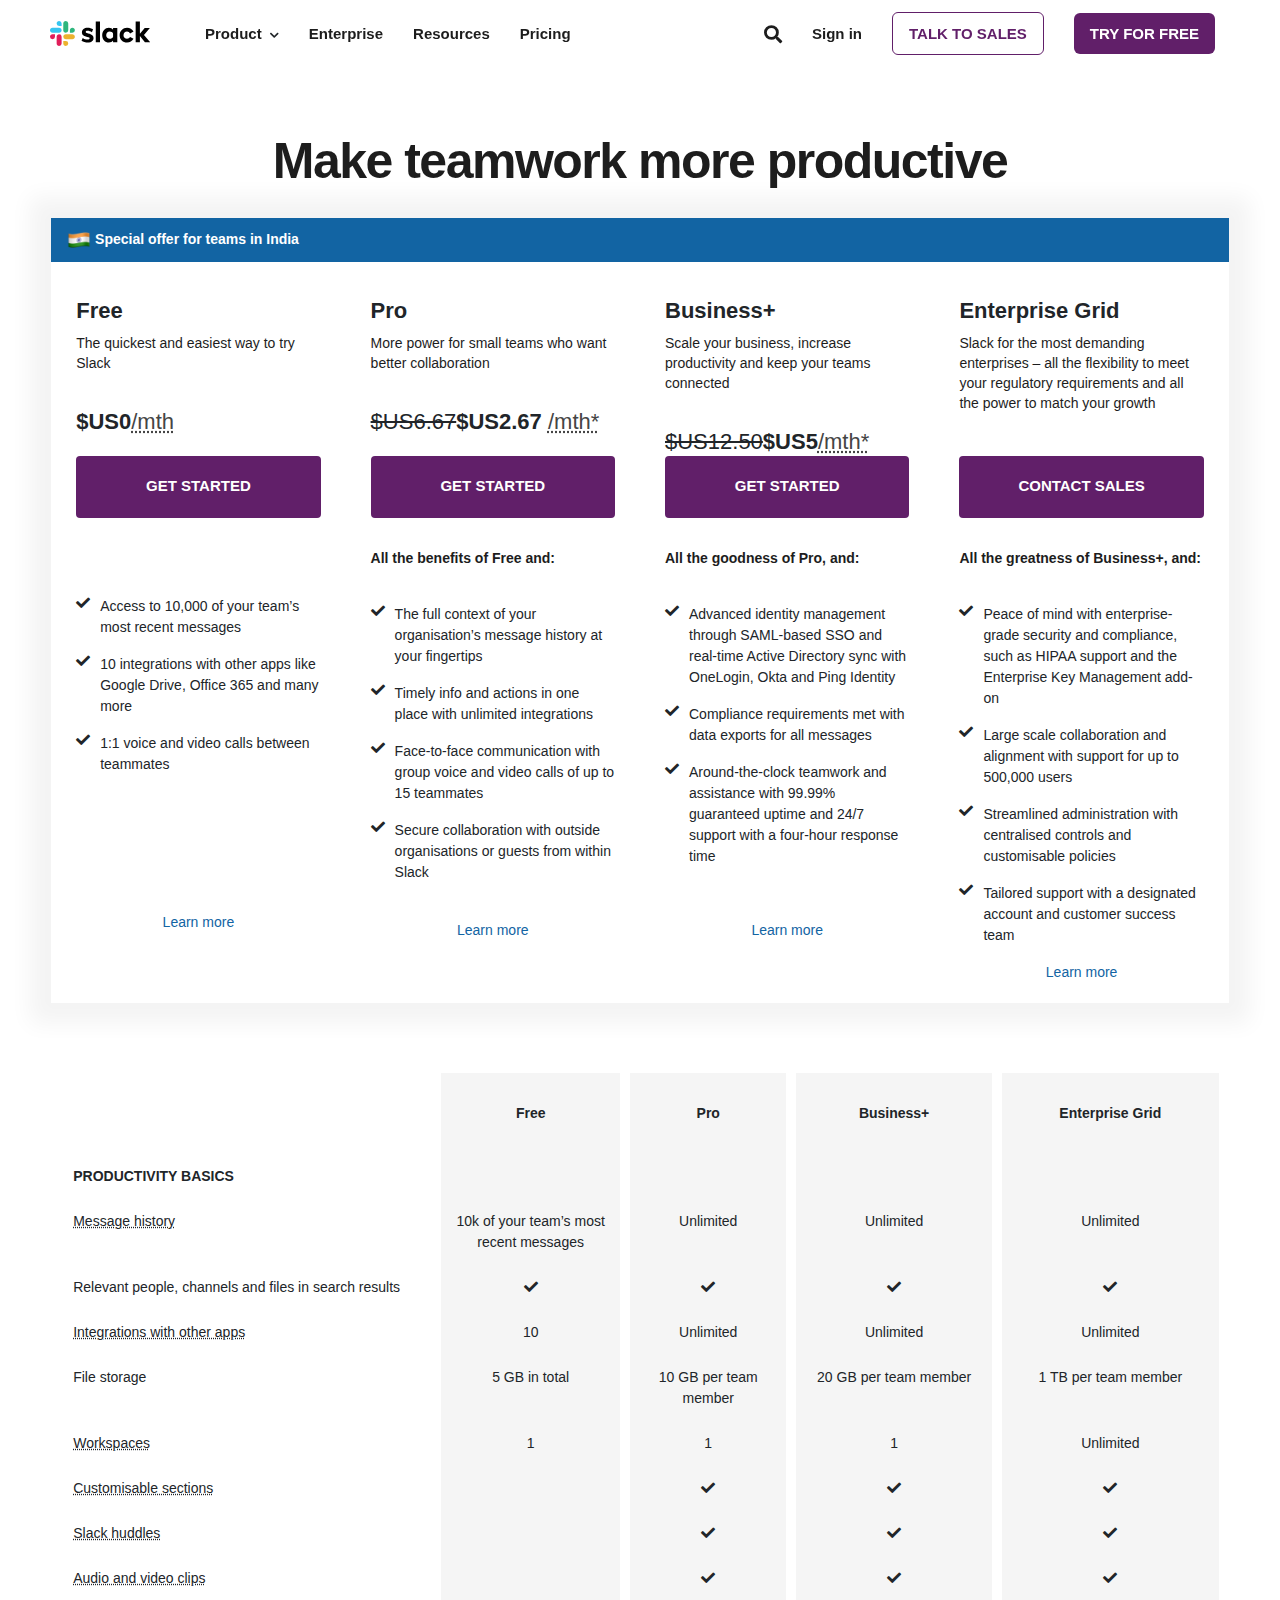
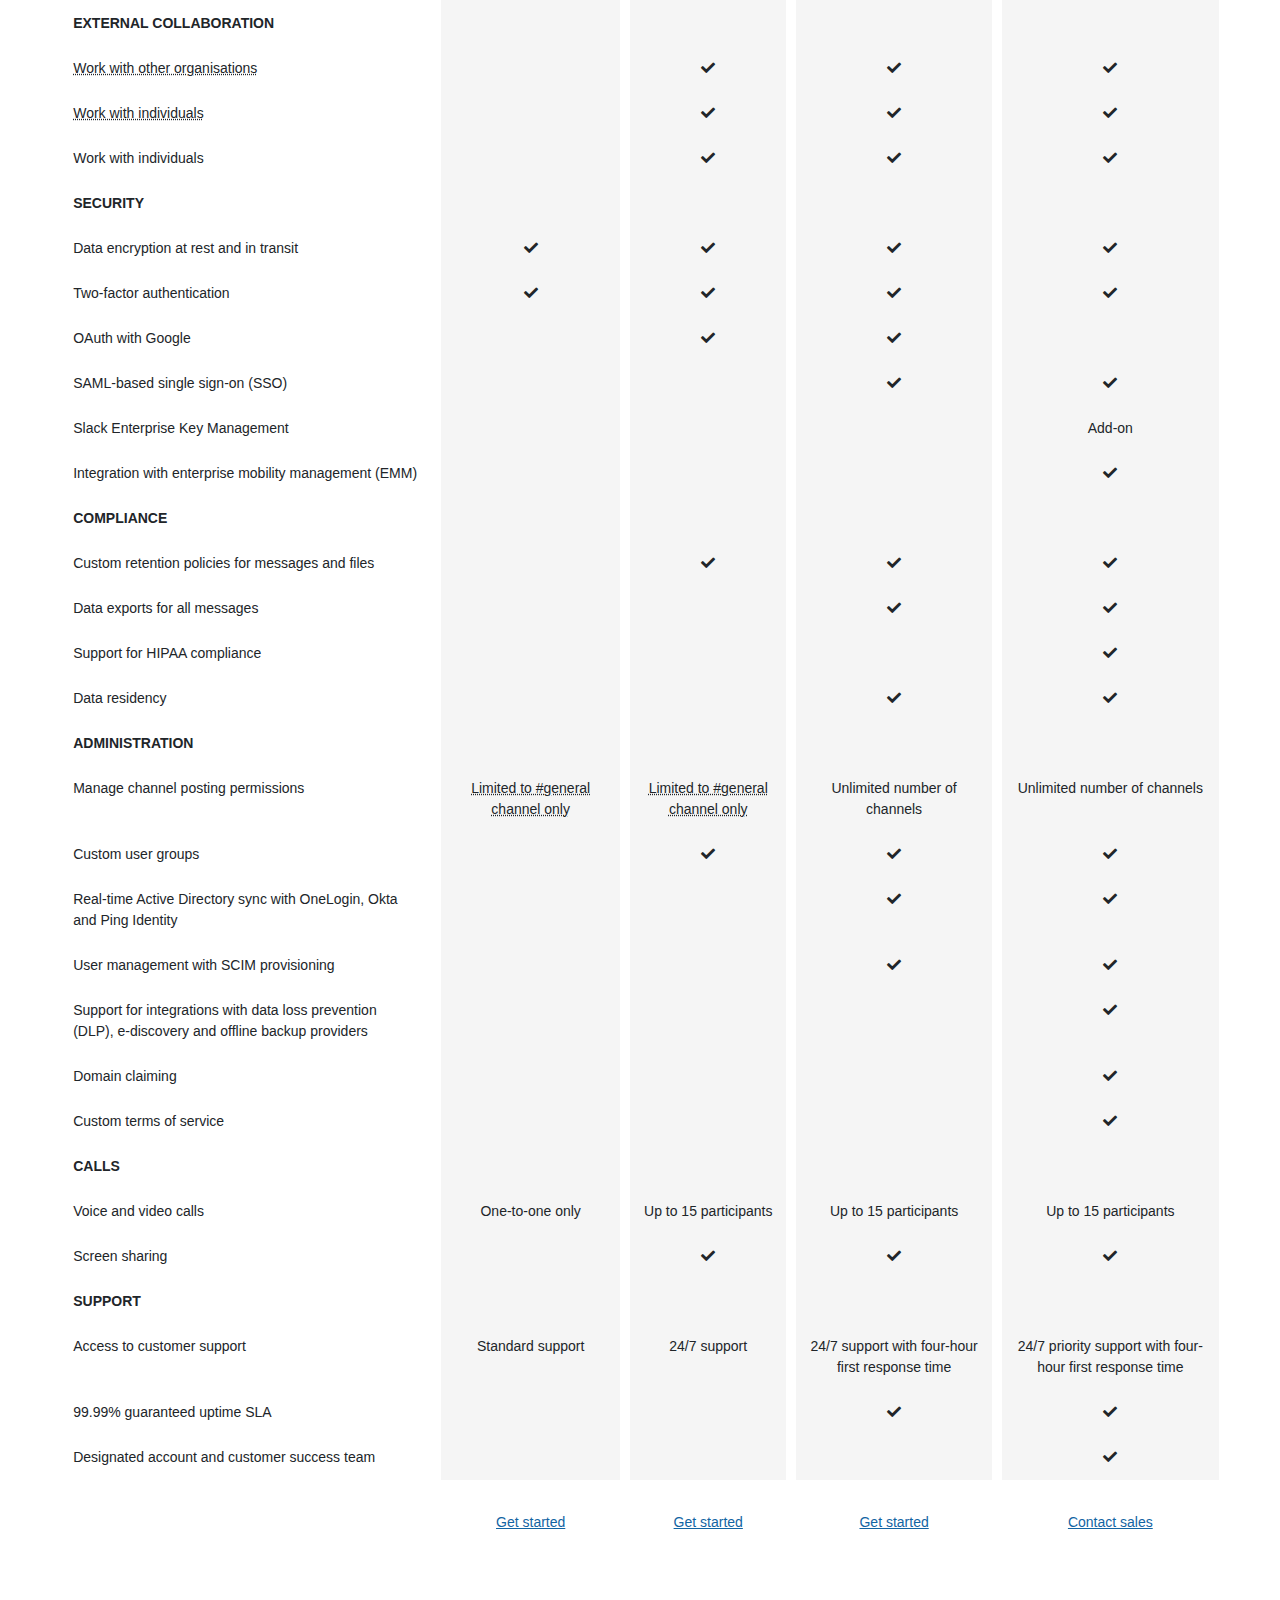
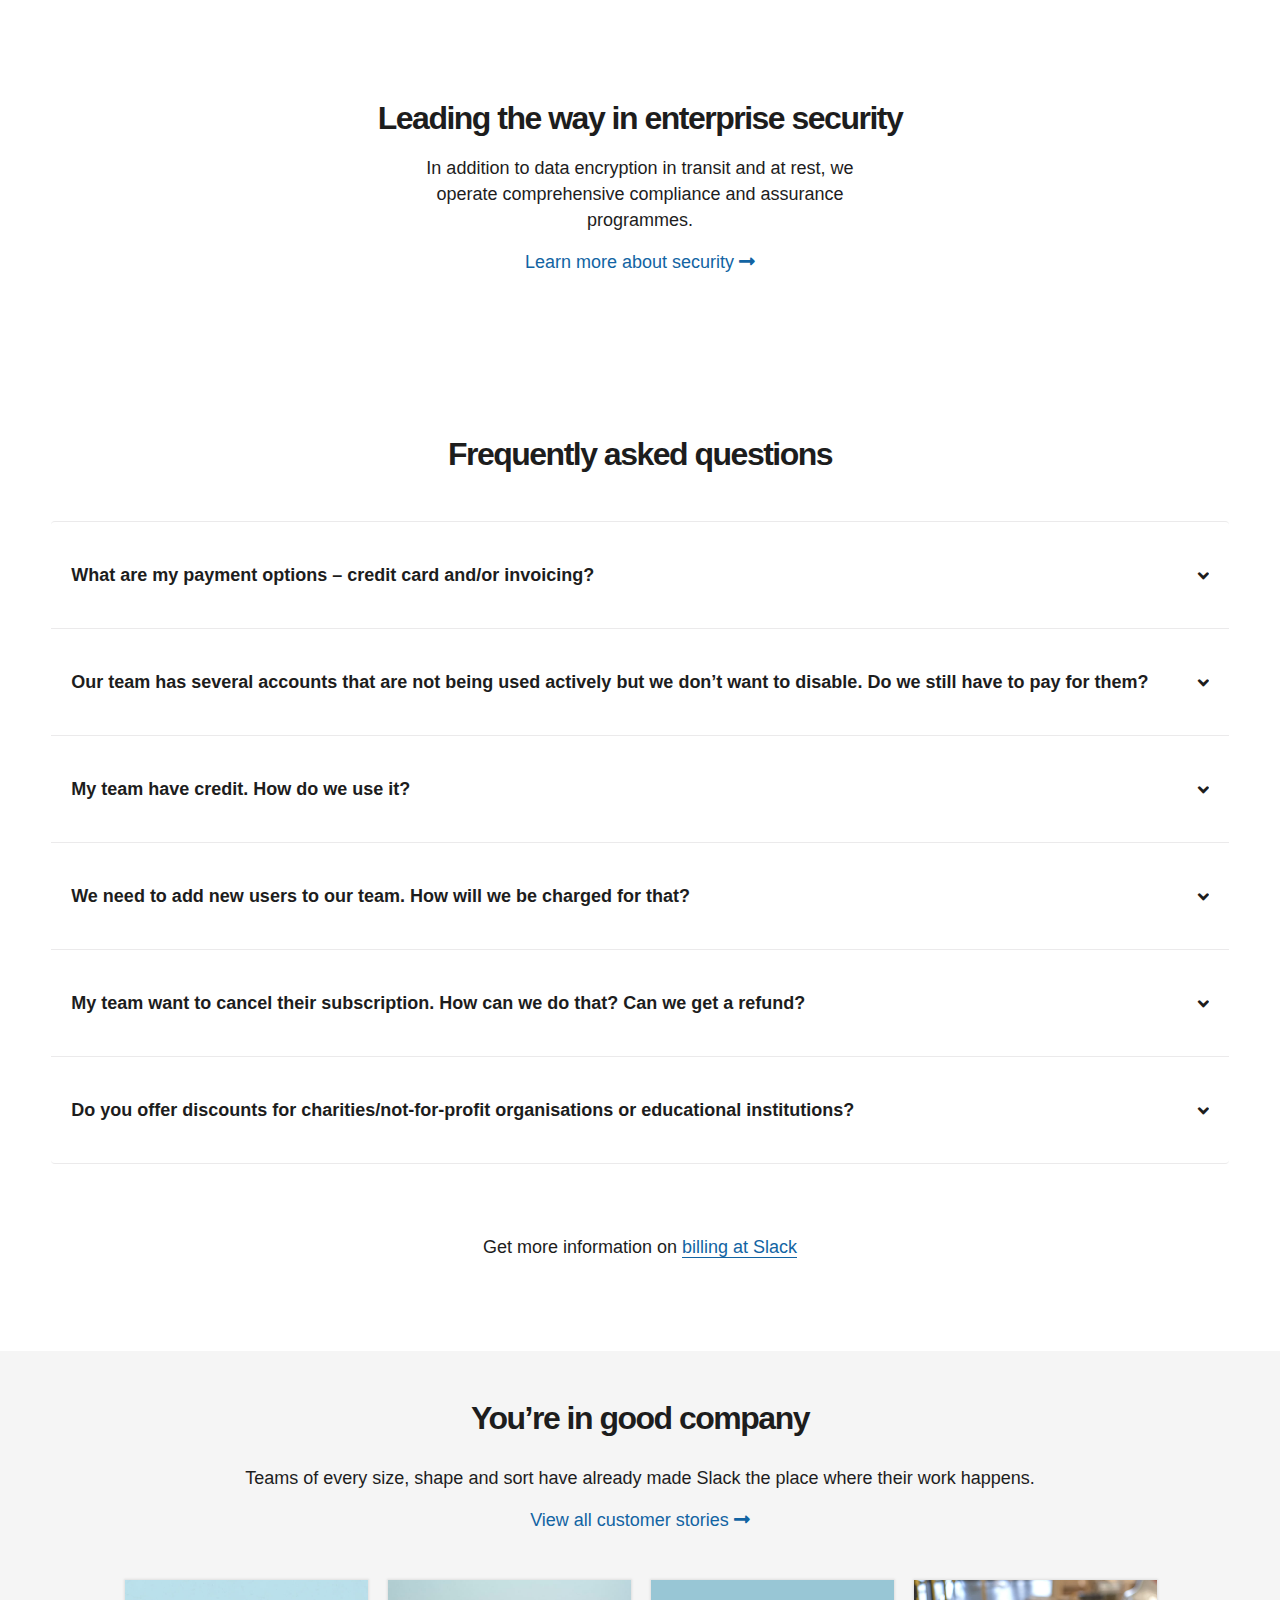
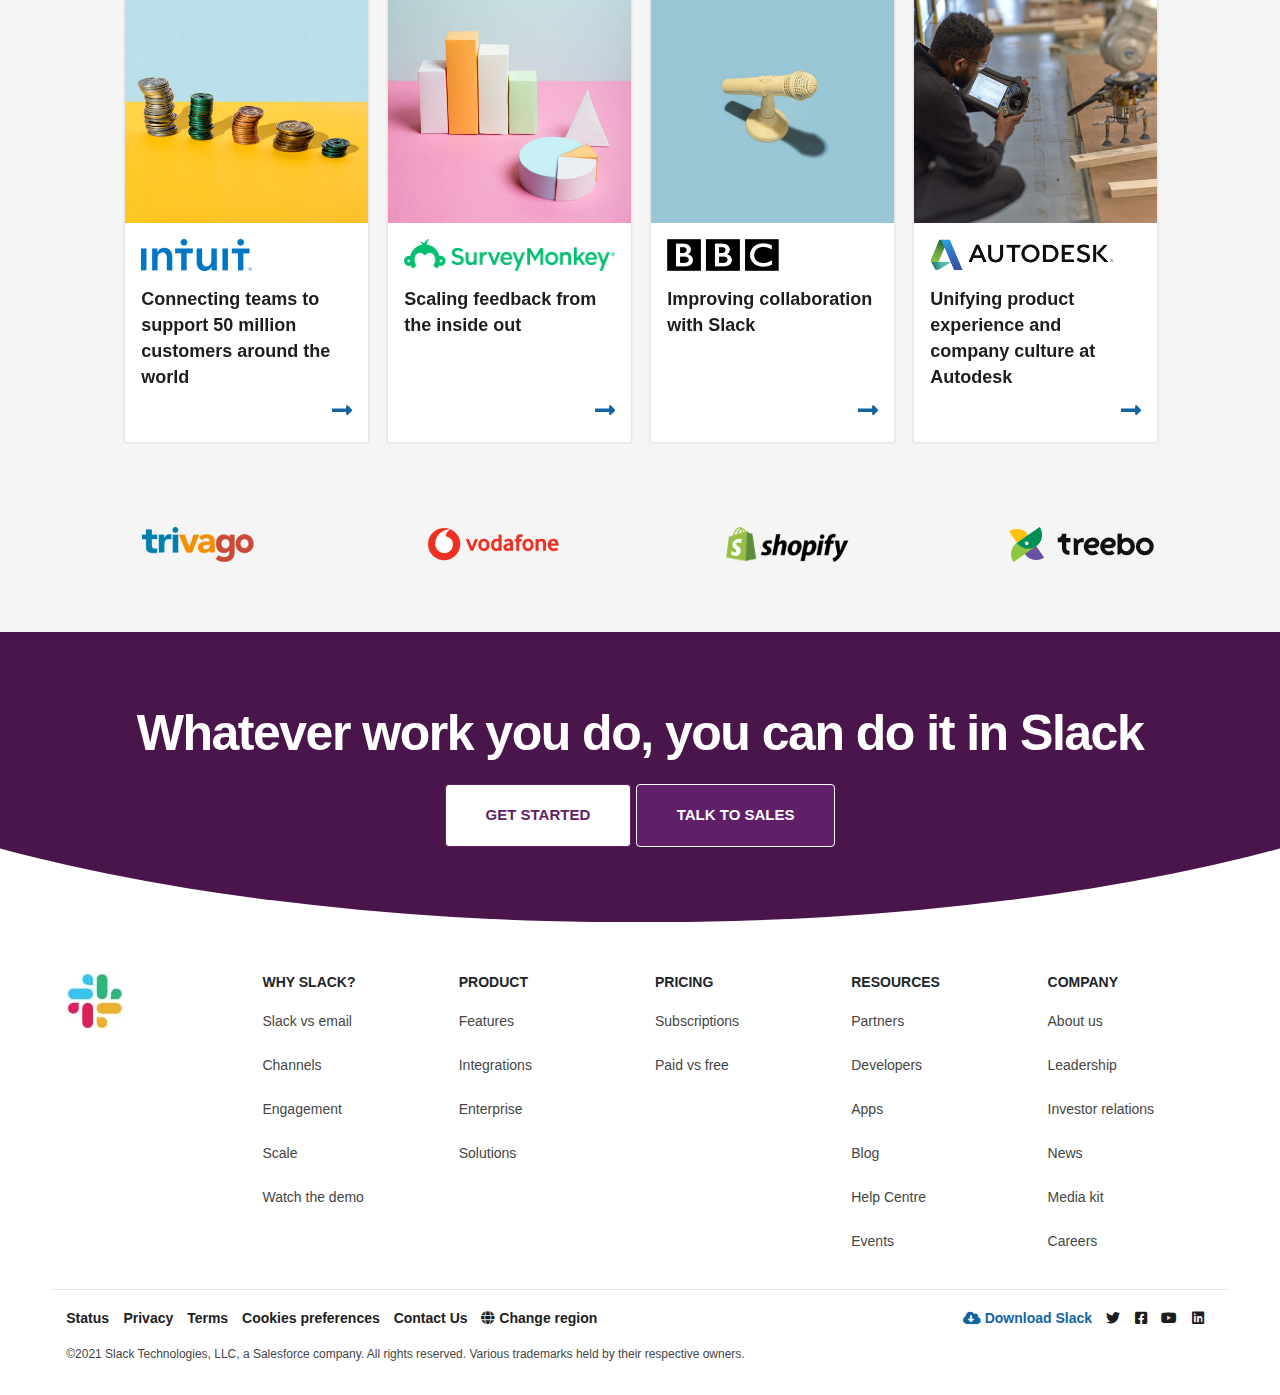
<file: pricing.html>
<!DOCTYPE html>
<html lang="en">
    <head>
        <meta charset="utf-8">
        <title>Assignment</title>
        <meta name="viewport" content="width=device-width, initial-scale=1.0">    
        <link rel="stylesheet" href="css/bootstrap.min.css">
        <link rel='stylesheet' href='css/slick.css'>
        <link rel='stylesheet' href='css/slick-theme.css'>
        <link rel="stylesheet" href="fonts/css/all.min.css"/>    
        <link rel="stylesheet" href="css/style.css">
        <link rel="stylesheet" href="css/nav.css">
        <link rel="icon" href="img/icon.jpg" type="image/x-icon"/>        
       
    </head>
    <body>
        <header>
            <nav>                
                <div class="logo">
                    <a href="index.html">
                        <svg height="25" width="100" class="c-slacklogo--white" viewBox="0 0 240 60" xmlns="http://www.w3.org/2000/svg" shape-rendering="geometricPrecision"><title>Assignment</title><g fill="none"><path d="m75.663 47.477 2.929-6.846c3.207 2.375 7.39 3.632 11.574 3.632 3.068 0 5.02-1.187 5.02-3.003-.07-5.03-18.477-1.118-18.617-13.764-.07-6.427 5.648-11.387 13.737-11.387 4.81 0 9.622 1.188 13.038 3.913l-2.737 6.992c-3.143-2.021-7.025-3.43-10.72-3.43-2.51 0-4.184 1.187-4.184 2.725.07 4.96 18.618 2.235 18.827 14.322 0 6.567-5.579 11.178-13.528 11.178-5.856 0-11.225-1.397-15.34-4.332m116.629-9.325a8.498 8.498 0 0 1 -7.405 4.33c-4.698 0-8.506-3.816-8.506-8.523s3.808-8.523 8.506-8.523a8.498 8.498 0 0 1 7.405 4.33l8.143-4.52c-3.05-5.451-8.868-9.137-15.548-9.137-9.839 0-17.815 7.991-17.815 17.85 0 9.858 7.976 17.85 17.815 17.85 6.68 0 12.498-3.686 15.548-9.137zm-82.477 12.958h10.18v-49.86h-10.179zm95.761-49.86v49.86h10.18v-14.938l12.063 14.938h13.012l-15.34-17.746 14.224-16.559h-12.454l-11.505 13.767v-29.322zm-54.218 15.557v4.053c-1.673-2.795-5.787-4.751-10.11-4.751-8.925 0-15.967 7.895-15.967 17.815s7.042 17.885 15.967 17.885c4.323 0 8.437-1.956 10.11-4.751v4.052h10.18v-34.303zm0 21.414c-1.464 2.445-4.532 4.26-7.948 4.26-4.699 0-8.507-3.815-8.507-8.522s3.808-8.523 8.507-8.523c3.416 0 6.484 1.886 7.948 4.4z" fill="#ffffff"></path><path d="m21.902.148c-3.299 0-5.973 2.68-5.973 5.985a5.979 5.979 0 0 0 5.973 5.985h5.974v-5.985a5.98 5.98 0 0 0 -5.974-5.985m0 15.96h-15.929c-3.299 0-5.973 2.68-5.973 5.986 0 3.305 2.674 5.985 5.973 5.985h15.93c3.298 0 5.973-2.68 5.973-5.985 0-3.306-2.675-5.986-5.974-5.986" fill="#36c5f0"></path><path d="m59.734 22.094c0-3.306-2.675-5.986-5.974-5.986s-5.973 2.68-5.973 5.986v5.985h5.973a5.98 5.98 0 0 0 5.974-5.985m-15.929 0v-15.961a5.98 5.98 0 0 0 -5.974-5.985c-3.299 0-5.973 2.68-5.973 5.985v15.96c0 3.307 2.674 5.987 5.973 5.987a5.98 5.98 0 0 0 5.974-5.985" fill="#2eb67d"></path><path d="m37.831 60a5.98 5.98 0 0 0 5.974-5.985 5.98 5.98 0 0 0 -5.974-5.985h-5.973v5.985c0 3.305 2.674 5.985 5.973 5.985m0-15.96h15.93c3.298 0 5.973-2.68 5.973-5.986a5.98 5.98 0 0 0 -5.974-5.985h-15.929c-3.299 0-5.973 2.68-5.973 5.985a5.979 5.979 0 0 0 5.973 5.985" fill="#ecb22e"></path><path d="m0 38.054a5.979 5.979 0 0 0 5.973 5.985 5.98 5.98 0 0 0 5.974-5.985v-5.985h-5.974c-3.299 0-5.973 2.68-5.973 5.985m15.929 0v15.96c0 3.306 2.674 5.986 5.973 5.986a5.98 5.98 0 0 0 5.974-5.985v-15.961a5.979 5.979 0 0 0 -5.974-5.985c-3.299 0-5.973 2.68-5.973 5.985" fill="#e01e5a"></path></g></svg>
                        <svg width="100" class="c-slacklogo--color" xmlns="http://www.w3.org/2000/svg" viewBox="0 0 240 60" shape-rendering="geometricPrecision"><title>Assignment</title><path d="m75.663 47.477 2.929-6.846c3.207 2.375 7.39 3.632 11.574 3.632 3.068 0 5.02-1.187 5.02-3.003-.07-5.03-18.477-1.118-18.617-13.764-.07-6.427 5.648-11.387 13.737-11.387 4.81 0 9.622 1.188 13.038 3.913l-2.737 6.992c-3.143-2.021-7.025-3.43-10.72-3.43-2.51 0-4.184 1.187-4.184 2.725.07 4.96 18.618 2.235 18.827 14.322 0 6.567-5.579 11.178-13.528 11.178-5.856 0-11.225-1.397-15.34-4.332m116.629-9.325a8.498 8.498 0 0 1 -7.405 4.33c-4.698 0-8.506-3.816-8.506-8.523s3.808-8.523 8.506-8.523a8.498 8.498 0 0 1 7.405 4.33l8.143-4.52c-3.05-5.451-8.868-9.137-15.548-9.137-9.839 0-17.815 7.991-17.815 17.85 0 9.858 7.976 17.85 17.815 17.85 6.68 0 12.498-3.686 15.548-9.137zm-82.477 12.958h10.18v-49.86h-10.179zm95.761-49.86v49.86h10.18v-14.938l12.063 14.938h13.012l-15.34-17.746 14.224-16.559h-12.454l-11.505 13.767v-29.322zm-54.218 15.557v4.053c-1.673-2.795-5.787-4.751-10.11-4.751-8.925 0-15.967 7.895-15.967 17.815s7.042 17.885 15.967 17.885c4.323 0 8.437-1.956 10.11-4.751v4.052h10.18v-34.303zm0 21.414c-1.464 2.445-4.532 4.26-7.948 4.26-4.699 0-8.507-3.815-8.507-8.522s3.808-8.523 8.507-8.523c3.416 0 6.484 1.886 7.948 4.4z"></path><path d="m21.902.148c-3.299 0-5.973 2.68-5.973 5.985a5.979 5.979 0 0 0 5.973 5.985h5.974v-5.985a5.98 5.98 0 0 0 -5.974-5.985m0 15.96h-15.929c-3.299 0-5.973 2.68-5.973 5.986 0 3.305 2.674 5.985 5.973 5.985h15.93c3.298 0 5.973-2.68 5.973-5.985 0-3.306-2.675-5.986-5.974-5.986" fill="#36C5F0"></path><path d="m59.734 22.094c0-3.306-2.675-5.986-5.974-5.986s-5.973 2.68-5.973 5.986v5.985h5.973a5.98 5.98 0 0 0 5.974-5.985m-15.929 0v-15.961a5.98 5.98 0 0 0 -5.974-5.985c-3.299 0-5.973 2.68-5.973 5.985v15.96c0 3.307 2.674 5.987 5.973 5.987a5.98 5.98 0 0 0 5.974-5.985" fill="#2EB67D"></path><path d="m37.831 60a5.98 5.98 0 0 0 5.974-5.985 5.98 5.98 0 0 0 -5.974-5.985h-5.973v5.985c0 3.305 2.674 5.985 5.973 5.985m0-15.96h15.93c3.298 0 5.973-2.68 5.973-5.986a5.98 5.98 0 0 0 -5.974-5.985h-15.929c-3.299 0-5.973 2.68-5.973 5.985a5.979 5.979 0 0 0 5.973 5.985" fill="#ECB22E"></path><g><path d="m0 38.054a5.979 5.979 0 0 0 5.973 5.985 5.98 5.98 0 0 0 5.974-5.985v-5.985h-5.974c-3.299 0-5.973 2.68-5.973 5.985m15.929 0v15.96c0 3.306 2.674 5.986 5.973 5.986a5.98 5.98 0 0 0 5.974-5.985v-15.961a5.979 5.979 0 0 0 -5.974-5.985c-3.299 0-5.973 2.68-5.973 5.985" fill="#E01E5A"></path></g></svg>
                    </a>
                </div>
                <li id="m-search-btn" class="s-mobile"> <i class="fa fa-search"></i> </li>
                <div class="menu-icon">
                    <span class="fas fa-bars"></span>
                </div>
                <div class="nav-items left">
                    <svg width="100" class="c-slacklogo--color mobile" xmlns="http://www.w3.org/2000/svg" viewBox="0 0 240 60" shape-rendering="geometricPrecision"><title>Assignment</title><path d="m75.663 47.477 2.929-6.846c3.207 2.375 7.39 3.632 11.574 3.632 3.068 0 5.02-1.187 5.02-3.003-.07-5.03-18.477-1.118-18.617-13.764-.07-6.427 5.648-11.387 13.737-11.387 4.81 0 9.622 1.188 13.038 3.913l-2.737 6.992c-3.143-2.021-7.025-3.43-10.72-3.43-2.51 0-4.184 1.187-4.184 2.725.07 4.96 18.618 2.235 18.827 14.322 0 6.567-5.579 11.178-13.528 11.178-5.856 0-11.225-1.397-15.34-4.332m116.629-9.325a8.498 8.498 0 0 1 -7.405 4.33c-4.698 0-8.506-3.816-8.506-8.523s3.808-8.523 8.506-8.523a8.498 8.498 0 0 1 7.405 4.33l8.143-4.52c-3.05-5.451-8.868-9.137-15.548-9.137-9.839 0-17.815 7.991-17.815 17.85 0 9.858 7.976 17.85 17.815 17.85 6.68 0 12.498-3.686 15.548-9.137zm-82.477 12.958h10.18v-49.86h-10.179zm95.761-49.86v49.86h10.18v-14.938l12.063 14.938h13.012l-15.34-17.746 14.224-16.559h-12.454l-11.505 13.767v-29.322zm-54.218 15.557v4.053c-1.673-2.795-5.787-4.751-10.11-4.751-8.925 0-15.967 7.895-15.967 17.815s7.042 17.885 15.967 17.885c4.323 0 8.437-1.956 10.11-4.751v4.052h10.18v-34.303zm0 21.414c-1.464 2.445-4.532 4.26-7.948 4.26-4.699 0-8.507-3.815-8.507-8.522s3.808-8.523 8.507-8.523c3.416 0 6.484 1.886 7.948 4.4z"></path><path d="m21.902.148c-3.299 0-5.973 2.68-5.973 5.985a5.979 5.979 0 0 0 5.973 5.985h5.974v-5.985a5.98 5.98 0 0 0 -5.974-5.985m0 15.96h-15.929c-3.299 0-5.973 2.68-5.973 5.986 0 3.305 2.674 5.985 5.973 5.985h15.93c3.298 0 5.973-2.68 5.973-5.985 0-3.306-2.675-5.986-5.974-5.986" fill="#36C5F0"></path><path d="m59.734 22.094c0-3.306-2.675-5.986-5.974-5.986s-5.973 2.68-5.973 5.986v5.985h5.973a5.98 5.98 0 0 0 5.974-5.985m-15.929 0v-15.961a5.98 5.98 0 0 0 -5.974-5.985c-3.299 0-5.973 2.68-5.973 5.985v15.96c0 3.307 2.674 5.987 5.973 5.987a5.98 5.98 0 0 0 5.974-5.985" fill="#2EB67D"></path><path d="m37.831 60a5.98 5.98 0 0 0 5.974-5.985 5.98 5.98 0 0 0 -5.974-5.985h-5.973v5.985c0 3.305 2.674 5.985 5.973 5.985m0-15.96h15.93c3.298 0 5.973-2.68 5.973-5.986a5.98 5.98 0 0 0 -5.974-5.985h-15.929c-3.299 0-5.973 2.68-5.973 5.985a5.979 5.979 0 0 0 5.973 5.985" fill="#ECB22E"></path><g><path d="m0 38.054a5.979 5.979 0 0 0 5.973 5.985 5.98 5.98 0 0 0 5.974-5.985v-5.985h-5.974c-3.299 0-5.973 2.68-5.973 5.985m15.929 0v15.96c0 3.306 2.674 5.986 5.973 5.986a5.98 5.98 0 0 0 5.974-5.985v-15.961a5.979 5.979 0 0 0 -5.974-5.985c-3.299 0-5.973 2.68-5.973 5.985" fill="#E01E5A"></path></g></svg>
                    <ul class="nav navbar-nav desk">               
                        <li class="dropdown">
                          <a href="#" class="dropdown-toggle" data-toggle="dropdown">Product </a><i class="fas fa-chevron-down"></i>
                          <ul class="dropdown-menu">
                            <li><a href="#">Features</a></li>
                            <li><a href="#">Channels</a></li>
                            <li><a href="#">Your Digital HQ</a></li>
                            <li><a href="#">Integrations</a></li>
                            <li><a href="#">Security</a></li>
                            <li><a href="#">Slack Connect</a></li>
                            <li><a href="#">Solutions</a></li>
                            <li><a href="#">Customers</a></li>
                            <hr>
                            <li><a href="#"><i class="fas fa-cloud-download-alt"></i> Download Slack</a></li>
                          </ul>
                        </li>
                    </ul>
                    <div class="dropdown mobile">
                        <a class="btn btn-secondary dropdown-toggle" type="button" id="dropdownMenuButton" data-toggle="dropdown" aria-haspopup="true" aria-expanded="false">
                        Product
                        </a><i class="fas fa-chevron-down"></i>
                        <div class="dropdown-menu" aria-labelledby="dropdownMenuButton">
                        <a class="dropdown-item" href="#">Features</a>
                        <a class="dropdown-item" href="#">Channels</a>
                        <a class="dropdown-item" href="#">Your Digital HQ</a>
                        <a class="dropdown-item" href="#">Integrations</a>
                        <a class="dropdown-item" href="#">Security</a>
                        <a class="dropdown-item" href="#">Slack Connect</a>
                        <a class="dropdown-item" href="#">Solutions</a>
                        <a class="dropdown-item" href="#">Customers</a>
                        </div>
                    </div>  
                    <li><a href="enterprise.html">Enterprise</a></li>
                    <li><a href="resources.html">Resources</a></li>
                    <li><a href="pricing.html">Pricing</a></li>    
                    <li id="search-btn" class="s-desk"><span class="search-icon"> <i class="fa fa-search"></i> </span></li>  
                    <li><a href="#">Sign in</a></li> 
                    <li class="talk"><a href="#" class="talk">TALK TO SALES</a></li>
                    <li class="try"><a href="#"  class="try">TRY FOR FREE</a></li>
                    <li class="download">
                        <ul>
                            <li class="talk signin"><a href="#" class="talk">SIGN IN </a></li>
                            <li class="try download"><a href="#"  class="try">DOWNLOAD SLACK</a></li>
                        </ul>
                    </li>
                        
                </div>                                        
                <div class="cancel-icon">
                    <span class="fas fa-times"></span>
                </div>
                <div id="search-wrap" class="wrap-top search-wrap">
                    <div class="width">
                        <ul class="clearfix">                            
                            <li class="searchleft">
                                <svg width="150" class="c-slacklogo--color search" xmlns="http://www.w3.org/2000/svg" viewBox="0 0 240 60" shape-rendering="geometricPrecision"><title>Slack</title><path d="m75.663 47.477 2.929-6.846c3.207 2.375 7.39 3.632 11.574 3.632 3.068 0 5.02-1.187 5.02-3.003-.07-5.03-18.477-1.118-18.617-13.764-.07-6.427 5.648-11.387 13.737-11.387 4.81 0 9.622 1.188 13.038 3.913l-2.737 6.992c-3.143-2.021-7.025-3.43-10.72-3.43-2.51 0-4.184 1.187-4.184 2.725.07 4.96 18.618 2.235 18.827 14.322 0 6.567-5.579 11.178-13.528 11.178-5.856 0-11.225-1.397-15.34-4.332m116.629-9.325a8.498 8.498 0 0 1 -7.405 4.33c-4.698 0-8.506-3.816-8.506-8.523s3.808-8.523 8.506-8.523a8.498 8.498 0 0 1 7.405 4.33l8.143-4.52c-3.05-5.451-8.868-9.137-15.548-9.137-9.839 0-17.815 7.991-17.815 17.85 0 9.858 7.976 17.85 17.815 17.85 6.68 0 12.498-3.686 15.548-9.137zm-82.477 12.958h10.18v-49.86h-10.179zm95.761-49.86v49.86h10.18v-14.938l12.063 14.938h13.012l-15.34-17.746 14.224-16.559h-12.454l-11.505 13.767v-29.322zm-54.218 15.557v4.053c-1.673-2.795-5.787-4.751-10.11-4.751-8.925 0-15.967 7.895-15.967 17.815s7.042 17.885 15.967 17.885c4.323 0 8.437-1.956 10.11-4.751v4.052h10.18v-34.303zm0 21.414c-1.464 2.445-4.532 4.26-7.948 4.26-4.699 0-8.507-3.815-8.507-8.522s3.808-8.523 8.507-8.523c3.416 0 6.484 1.886 7.948 4.4z"></path><path d="m21.902.148c-3.299 0-5.973 2.68-5.973 5.985a5.979 5.979 0 0 0 5.973 5.985h5.974v-5.985a5.98 5.98 0 0 0 -5.974-5.985m0 15.96h-15.929c-3.299 0-5.973 2.68-5.973 5.986 0 3.305 2.674 5.985 5.973 5.985h15.93c3.298 0 5.973-2.68 5.973-5.985 0-3.306-2.675-5.986-5.974-5.986" fill="#36C5F0"></path><path d="m59.734 22.094c0-3.306-2.675-5.986-5.974-5.986s-5.973 2.68-5.973 5.986v5.985h5.973a5.98 5.98 0 0 0 5.974-5.985m-15.929 0v-15.961a5.98 5.98 0 0 0 -5.974-5.985c-3.299 0-5.973 2.68-5.973 5.985v15.96c0 3.307 2.674 5.987 5.973 5.987a5.98 5.98 0 0 0 5.974-5.985" fill="#2EB67D"></path><path d="m37.831 60a5.98 5.98 0 0 0 5.974-5.985 5.98 5.98 0 0 0 -5.974-5.985h-5.973v5.985c0 3.305 2.674 5.985 5.973 5.985m0-15.96h15.93c3.298 0 5.973-2.68 5.973-5.986a5.98 5.98 0 0 0 -5.974-5.985h-15.929c-3.299 0-5.973 2.68-5.973 5.985a5.979 5.979 0 0 0 5.973 5.985" fill="#ECB22E"></path><g><path d="m0 38.054a5.979 5.979 0 0 0 5.973 5.985 5.98 5.98 0 0 0 5.974-5.985v-5.985h-5.974c-3.299 0-5.973 2.68-5.973 5.985m15.929 0v15.96c0 3.306 2.674 5.986 5.973 5.986a5.98 5.98 0 0 0 5.974-5.985v-15.961a5.979 5.979 0 0 0 -5.974-5.985c-3.299 0-5.973 2.68-5.973 5.985" fill="#E01E5A"></path></g></svg>
                                <i class="fa fa-search"></i> 
                                <input type='search' placeholder="Find anything (ie. channels, emoji, or reset password)"  list=text_editors>                                
                                <datalist id="text_editors">
                                    <select multiple size=8>
                                    <option value="What is Slack Frontiers and why should I attend?">What is Slack Frontiers and why should I attend?
                                    <option value="What is Slack Connect?">What is Slack Connect?		
                                    <option value="Working with external organizations in Slack">Working with external organizations in Slack                                    
                                    <option value="What is Slack Frontiers and why should I?">What is Slack Frontiers and why should I
                                    <option value="What is Connect?">What is Connect?		
                                    <option value="Working with external organizations in Slack">Working with external organizations in Slack                                    
                                    </select>
                                </datalist>
                            </li>                    
                            <li id="li-4"> <i class="fa fa-times"></i> </li>
                            <li id="li-3"><a class="search-btn">Search</a></li>
                        </ul>
                    </div>
                </div>          
            </nav>
        </header>
        <main class="enterprisepage pricingpage">
            <section class="secone">
                <div class="container-fluid">
                    <h1>Make teamwork more productive</h1>
                    <div class="row">
                        <div class="col-xl-12 col-lg-12 col-md-12 col-sm-12 col-xs-12">
                            <div class="secone__head">
                                <p><img src="img/pricing/emoji_flag_in.png" alt="img" width="24" height="24"> Special offer for teams in India</p>
                            </div>
                        </div>
                        <div class="col-xl-3 col-lg-3 col-md-6 col-sm-6 col-xs-12">
                            <div class="secone__box">
                                <div class="secone__boxhead">
                                    <h6>Free</h6>
                                    <p>The quickest and easiest way to try Slack                            </p>
                                    <h4>$US0<span>/mth</span>                            </h4>
                                </div>
                                <a href="#" class="newbtn btn-pinkbtnfill">GET STARTED</a>
                                <br><br><br>
                                <ul>
                                    <li><i class="fas fa-check"></i> Access to 10,000 of your team’s most recent messages</li>
                                    <li><i class="fas fa-check"></i> 10 integrations with other apps like Google Drive, Office 365 and many more</li>
                                    <li><i class="fas fa-check"></i> 1:1 voice and video calls between teammates</li>
                                    
                                </ul>
                                <a href="#" class="learn">Learn more</a>
                            </div>
                        </div>
                        <div class="col-xl-3 col-lg-3 col-md-6 col-sm-6 col-xs-12">
                            <div class="secone__box">
                                <div class="secone__boxhead">
                                    <h6>Pro</h6>
                                    <p>More power for small teams who want better collaboration</p>
                                    <h4><del>$US6.67</del>$US2.67 <span class="under">/mth*</span></h4>
                                </div>
                                
                                <a href="#" class="newbtn btn-pinkbtnfill">GET STARTED</a>
                                <p><b>All the benefits of Free and:</b></p>
                                <ul>
                                    <li><i class="fas fa-check"></i> The full context of your organisation’s message history at your fingertips</li>
                                    <li><i class="fas fa-check"></i>Timely info and actions in one place with unlimited integrations</li>
                                    <li><i class="fas fa-check"></i> Face-to-face communication with group voice and video calls of up to 15 teammates</li>
                                    <li><i class="fas fa-check"></i> Secure collaboration with outside organisations or guests from within Slack</li>
                                    
                                </ul>
                                <a href="#" class="learn">Learn more</a>
                            </div>
                        </div>
                        <div class="col-xl-3 col-lg-3 col-md-6 col-sm-6 col-xs-12">
                            <div class="secone__box">
                                <div class="secone__boxhead">
                                    <h6>Business+</h6>
                                    <p>Scale your business, increase productivity and keep your teams connected</p>
                                    <h4><del>$US12.50</del>$US5<span>/mth*</span></h4>
                                </div>                                
                                <a href="#" class="newbtn btn-pinkbtnfill">GET STARTED</a>
                                <p><b>All the goodness of Pro, and: </b></p>
                                <ul>
                                    <li><i class="fas fa-check"></i> Advanced identity management through SAML-based SSO and real-time Active Directory sync with OneLogin, Okta and Ping Identity</li>
                                    <li><i class="fas fa-check"></i> Compliance requirements met with data exports for all messages</li>
                                    <li><i class="fas fa-check"></i> Around-the-clock teamwork and assistance with 99.99% guaranteed uptime and 24/7 support with a four-hour response time</li>                                
                                </ul>
                                <a href="#" class="learn">Learn more</a>
                            </div>
                        </div>
                        <div class="col-xl-3 col-lg-3 col-md-6 col-sm-6 col-xs-12">
                            <div class="secone__box">
                                <div class="secone__boxhead">
                                    <h6>Enterprise Grid</h6>
                                    <p>Slack for the most demanding enterprises – all the flexibility to meet your regulatory requirements and all the power to match your growth</p>
                                </div>
                                <a href="" class="newbtn btn-pinkbtnfill">CONTACT SALES</a>
                                <p><b>All the greatness of Business+, and:</b></p>
                                <ul>
                                    <li><i class="fas fa-check"></i> Peace of mind with enterprise-grade security and compliance, such as HIPAA support and the Enterprise Key Management add-on</li>
                                    <li><i class="fas fa-check"></i> Large scale collaboration and alignment with support for up to 500,000 users</li>
                                    <li><i class="fas fa-check"></i> Streamlined administration with centralised controls and customisable policies</li>
                                    <li><i class="fas fa-check"></i> Tailored support with a designated account and customer success team</li>                                
                                </ul>
                                <a href="#" class="learn">Learn more</a>
                            </div>
                        </div> 
                    </div>
                </div>                
            </section>

            <section class="sectwo">
                <div class="container-fluid">
                    <div class="table-responsive">
                        <table class="table table-hover">
                            <thead>
                              <tr>
                                <th scope="col"></th>
                                <th scope="col">Free</th>
                                <th scope="col">Pro</th>
                                <th scope="col">Business+</th>
                                <th scope="col">Enterprise Grid</th>
                              </tr>
                            </thead>
                            <tbody>
                              <tr>
                                <th scope="row"><b>PRODUCTIVITY BASICS</b></th>
                                <td></td>
                                <td></td>
                                <td></td>
                                <td></td>
                              </tr>
                              <tr>
                                <th scope="row"><u>Message history</u>                            </th>
                                <td>	10k of your team’s most recent messages</td>
                                <td>Unlimited</td>
                                <td>Unlimited</td>
                                <td>Unlimited</td>                            
                              </tr>
                              <tr>
                                <th scope="row">Relevant people, channels and files in search results		</th>
                                <td><i class="fas fa-check"></i></td>
                                <td><i class="fas fa-check"></i></td>
                                <td><i class="fas fa-check"></i></td>
                                <td><i class="fas fa-check"></i></td>
                              </tr>
                              <tr>
                                <th scope="row"><u>Integrations with other apps</u></th>
                                <td>10</td>
                                <td>Unlimited</td>
                                <td>Unlimited</td>
                                <td>Unlimited</td>                            
                              </tr>
                              <tr>
                                <th scope="row">File storage</th>
                                <td>5 GB in total</td>
                                <td>10 GB per team member</td>
                                <td>20 GB per team member</td>
                                <td>1 TB per team member</td>
                              </tr>
                              <tr>
                                <th scope="row"><u>Workspaces</u>
                                </th>
                                <td>1	</td>
                                <td>1	</td>
                                <td>1	</td>
                                <td>Unlimited</td>
                              </tr>
                              <tr>
                                <th scope="row"><u>Customisable sections</u></th>
                                <td></td>
                                <td><i class="fas fa-check"></i></td>
                                <td><i class="fas fa-check"></i></td>
                                <td><i class="fas fa-check"></i></td>
                              </tr>
                              <tr>
                                <th scope="row"><u>Slack huddles</u></th>
                                <td></td>
                                <td><i class="fas fa-check"></i></td>
                                <td><i class="fas fa-check"></i></td>
                                <td><i class="fas fa-check"></i></td>
                              </tr>
                              <tr>
                                <th scope="row"><u>Audio and video clips</u></th>
                                <td></td>
                                <td><i class="fas fa-check"></i></td>
                                <td><i class="fas fa-check"></i></td>
                                <td><i class="fas fa-check"></i></td>
                              </tr>
                              <tr>
                                <th scope="row"><b>EXTERNAL COLLABORATION</b></th>
                                <td></td>                            
                                <td></td>                            
                                <td></td>                            
                                <td></td>                            
                              </tr>
                              <tr>
                                <th scope="row"><u>Work with other organisations</u></th>
                                <td></td>
                                <td><i class="fas fa-check"></i></td>
                                <td><i class="fas fa-check"></i></td>
                                <td><i class="fas fa-check"></i></td>
                              </tr>
                              <tr>
                                <th scope="row"><u>Work with individuals</u></th>
                                <td></td>
                                <td><i class="fas fa-check"></i></td>
                                <td><i class="fas fa-check"></i></td>
                                <td><i class="fas fa-check"></i></td>
                              </tr>
                              <tr>
                                <th scope="row">Work with individuals</th>
                                <td></td>
                                <td><i class="fas fa-check"></i></td>
                                <td><i class="fas fa-check"></i></td>
                                <td><i class="fas fa-check"></i></td>
                              </tr>
                              <tr>
                                <th scope="row"><b>SECURITY</b></th>
                                <td></td>
                                <td></td>
                                <td></td>
                                <td></td>
                              </tr>
                              <tr>
                                <th scope="row">Data encryption at rest and in transit</th>
                                <td><i class="fas fa-check"></i></td>
                                <td><i class="fas fa-check"></i></td>
                                <td><i class="fas fa-check"></i></td>
                                <td><i class="fas fa-check"></i></td>
                              </tr>
                              <tr>
                                <th scope="row">Two-factor authentication</th>
                                <td><i class="fas fa-check"></i></td>
                                <td><i class="fas fa-check"></i></td>
                                <td><i class="fas fa-check"></i></td>
                                <td><i class="fas fa-check"></i></td>
                              </tr>
                              <tr>
                                <th scope="row">OAuth with Google</th>
                                <td></td>
                                <td><i class="fas fa-check"></i></td>
                                <td><i class="fas fa-check"></i></td>                            
                                <td></td>
                              </tr>
                              <tr>
                                <th scope="row">SAML-based single sign-on (SSO)</th>
                                <td></td>
                                <td></td>
                                <td><i class="fas fa-check"></i></td>
                                <td><i class="fas fa-check"></i></td>
                              </tr>
                              <tr>
                                <th scope="row">Slack Enterprise Key Management</th>
                                <td></td>
                                <td></td>
                                <td></td>
                                <td>Add-on</td>
                              </tr>
                              <tr>
                                <th scope="row">Integration with enterprise mobility management (EMM)</th>
                                <td></td>
                                <td></td>
                                <td></td>
                                <td><i class="fas fa-check"></i></td>
                              </tr>
                              <tr>
                                <th scope="row"><b>COMPLIANCE</b></th>
                                <td></td>
                                <td></td>
                                <td></td>
                                <td></td>
                              </tr>
                              <tr>
                                <th scope="row">Custom retention policies for messages and files</th>
                                <td></td>
                                <td><i class="fas fa-check"></i></td>
                                <td><i class="fas fa-check"></i></td>
                                <td><i class="fas fa-check"></i></td>
                              </tr>
                              <tr>
                                <th scope="row">Data exports for all messages</th>
                                <td></td>
                                <td></td>
                                <td><i class="fas fa-check"></i></td>
                                <td><i class="fas fa-check"></i></td>
                              </tr>
                              <tr>
                                <th scope="row">Support for HIPAA compliance</th>
                                <td></td>
                                <td></td>
                                <td></td>
                                <td><i class="fas fa-check"></i></td>
                              </tr>
                              <tr>
                                <th scope="row">Data residency</th>
                                <td></td>
                                <td></td>
                                <td><i class="fas fa-check"></i></td>
                                <td><i class="fas fa-check"></i></td>
                              </tr>
                              <tr>
                                <th scope="row"><b>ADMINISTRATION</b></th>
                                <td></td>
                                <td></td>
                                <td></td>
                                <td></td>
                              </tr>
                              <tr>
                                <th scope="row">Manage channel posting permissions</th>
                                <td><u>Limited to #general channel only</u>
                                </td>
                                <td><u>Limited to #general channel only</u>
                                </td>
                                <td>Unlimited number of channels</td>
                                <td>Unlimited number of channels</td>
                              </tr>
                              <tr>
                                <th scope="row">Custom user groups</th>
                                <td></td>
                                <td><i class="fas fa-check"></i></td>
                                <td><i class="fas fa-check"></i></td>
                                <td><i class="fas fa-check"></i></td>
                              </tr>
                              <tr>
                                <th scope="row">Real-time Active Directory sync with OneLogin, Okta and Ping Identity</th>
                                <td></td>
                                <td></td>
                                <td><i class="fas fa-check"></i></td>
                                <td><i class="fas fa-check"></i></td>
                              </tr>
                              <tr>
                                <th scope="row">User management with SCIM provisioning</th>
                                <td></td>
                                <td></td>
                                <td><i class="fas fa-check"></i></td>
                                <td><i class="fas fa-check"></i></td>
                              </tr>
                              <tr>
                                <th scope="row">Support for integrations with data loss prevention (DLP), e-discovery and offline backup providers</th>
                                <td></td>
                                <td></td>
                                <td></td>
                                <td><i class="fas fa-check"></i></td>
                              </tr>
                              <tr>
                                <th scope="row">Domain claiming</th>
                                <td></td>
                                <td></td>
                                <td></td>
                                <td><i class="fas fa-check"></i></td>
                              </tr>
                              <tr>
                                <th scope="row">Custom terms of service</th>
                                <td></td>
                                <td></td>
                                <td></td>
                                <td><i class="fas fa-check"></i></td>
                              </tr>
                              <tr>
                                <th scope="row"><b>CALLS</b></th>
                                <td></td>
                                <td></td>
                                <td></td>
                                <td></td>
                              </tr>
                              <tr>
                                <th scope="row">Voice and video calls</th>
                                <td>One-to-one only</td>
                                <td>Up to 15 participants</td>
                                <td>Up to 15 participants</td>
                                <td>Up to 15 participants</td>
                              </tr>
                              <tr>
                                <th scope="row">Screen sharing</th>
                                <td></td>
                                <td><i class="fas fa-check"></i></td>
                                <td><i class="fas fa-check"></i></td>
                                <td><i class="fas fa-check"></i></td>
                              </tr>
                              <tr>
                                <th scope="row"><b>SUPPORT</b></th>
                                <td></td>
                                <td></td>
                                <td></td>
                                <td></td>
                              </tr>
                              <tr>
                                <th scope="row">Access to customer support</th>
                                <td>Standard support</td>
                                <td>24/7 support</td>
                                <td>24/7 support with four-hour first response time</td>
                                <td>24/7 priority support with four-hour first response time</td>
                              </tr>
                              <tr>
                                <th scope="row">99.99% guaranteed uptime SLA</th>
                                <td></td>
                                <td></td>
                                <td><i class="fas fa-check"></i></td>
                                <td><i class="fas fa-check"></i></td>
                              </tr>
                              <tr>
                                <th scope="row">Designated account and customer success team</th>
                                <td></td>
                                <td></td>
                                <td></td>
                                <td><i class="fas fa-check"></i></td>
                              </tr>
                              <tr class="last">
                                <th scope="row"></th>
                                <td><a href="#">Get started</a></td>
                                <td><a href="#">Get started</a></td>
                                <td><a href="#">Get started</a></td> 
                                <td><a href="#">Contact sales	</a></td> 
                              </tr>
                            </tbody>
                        </table>
                    </div>                    
                </div>
            </section>

            <section class="secthree">
                <div class="container-fluid">
                    <h3>Leading the way in enterprise security</h3>
                    <p>In addition to data encryption in transit and at rest, we operate comprehensive compliance and assurance programmes.</p>
                    <a href="#" class="link-text">Learn more about security <i class="fas fa-long-arrow-alt-right"></i></a>
                </div>
            </section>

            <section class="secnine secfour">
                <div class="container-fluid">   
                    <h3>Frequently asked questions</h3>      
                    <div class="accordion" id="faq">
                        <div class="card">
                            <div class="card-header" id="faqhead1">
                                <a href="#" class="btn-header-link collapsed" data-toggle="collapse" data-target="#faq1"
                                aria-expanded="true" aria-controls="faq1">What are my payment options – credit card and/or invoicing?</a>
                            </div>
    
                            <div id="faq1" class="collapse" aria-labelledby="faqhead1" data-parent="#faq">
                                <div class="card-body">
                                    <p>You can use your credit card to pay for any subscription. If you sign up for an annual subscription and plan to spend at least $US5,000, we can invoice you annually. Visit the <a href="#">Help Centre</a> for more information or <a href="#">Contact us</a> to start the process.</p>
                                </div>
                            </div>
                        </div>
                        <div class="card">
                            <div class="card-header" id="faqhead2">
                                <a href="#" class="btn-header-link collapsed" data-toggle="collapse" data-target="#faq2"
                                aria-expanded="true" aria-controls="faq2">Our team has several accounts that are not being used actively but we don’t want to disable. Do we still have to pay for them?</a>
                            </div>
    
                            <div id="faq2" class="collapse" aria-labelledby="faqhead2" data-parent="#faq">
                                <div class="card-body">
                                   <p>Every day we check to see if everyone on your team is active. If they have been inactive for a period of time, we stop charging you for that person and add pro-rata credit to your account for the time you’ve already paid. You’ll always and only be charged for what you use – fair and square!</p>
                                </div>
                            </div>
                        </div>
                        <div class="card">
                            <div class="card-header" id="faqhead3">
                                <a href="#" class="btn-header-link collapsed" data-toggle="collapse" data-target="#faq3"
                                aria-expanded="true" aria-controls="faq3">My team have credit. How do we use it?</a>
                            </div>
    
                            <div id="faq3" class="collapse" aria-labelledby="faqhead3" data-parent="#faq">
                                <div class="card-body">
                                   <p>Once your team take out a subscription, we’ll redeem your credit balance until it runs out. We won’t start charging your subscription to your credit card until then. As long as you sign up for a subscription before the expiry date, that credit is yours to use until it’s all gone.</p>
                                </div>
                            </div>
                        </div>
                        <div class="card">
                            <div class="card-header" id="faqhead4">
                                <a href="#" class="btn-header-link collapsed" data-toggle="collapse" data-target="#faq4"
                                aria-expanded="true" aria-controls="faq4">We need to add new users to our team. How will we be charged for that?</a>
                            </div>
    
                            <div id="faq4" class="collapse" aria-labelledby="faqhead4" data-parent="#faq">
                                <div class="card-body">
                                   <p>We’ll apply a one-off, pro-rata charge to your credit card to cover your new team member’s account for the remainder of the current billing period.</p>
                                   <p>As an example, suppose your team is on the ‘Pro subscription’, which costs $US8 per active user per month when billed monthly. You add a new team member ten days into your billing period, and there are 20 remaining days in the month. The per-day cost for each user is $US8 / 30, so we will make a one-time charge of $US5.33 ($US8 / 30 days * 20 days) to your team’s credit card on file.</p>
                                </div>
                            </div>
                        </div>
                        <div class="card">
                            <div class="card-header" id="faqhead5">
                                <a href="#" class="btn-header-link collapsed" data-toggle="collapse" data-target="#faq5"
                                aria-expanded="true" aria-controls="faq5">My team want to cancel their subscription. How can we do that? Can we get a refund?</a>
                            </div>
    
                            <div id="faq5" class="collapse" aria-labelledby="faqhead5" data-parent="#faq">
                                <div class="card-body">
                                   <p>Team owners can change the team’s subscription level. There are two options when downgrading from a paid subscription to the Free subscription:</p>
                                   <ul>
                                       <li>You can downgrade to the Free subscription immediately. If there is more than one day until your renewal date, we will adjust the remaining balance on your account pro-rata and hold it for your team as a credit. You can use that credit towards any reactivation of your paid subscription in the future.</li>
                                       <li>We can automatically downgrade you to the Free subscription at your next renewal date. Your subscription will remain active at its current level until the end of the billing period that you’ve already paid for.</li>
                                   </ul>
                                   <p>We do not offer refunds.</p>
                                </div>
                            </div>
                        </div>
                        <div class="card">
                            <div class="card-header" id="faqhead6">
                                <a href="#" class="btn-header-link collapsed" data-toggle="collapse" data-target="#faq6"
                                aria-expanded="true" aria-controls="faq6">Do you offer discounts for charities/not-for-profit organisations or educational institutions?</a>
                            </div>
    
                            <div id="faq6" class="collapse" aria-labelledby="faqhead6" data-parent="#faq">
                                <div class="card-body">
                                   <p>Slack wants to support people in the world who are doing good things. That’s why we offer special discount pricing for qualifying charities/not-for-profit organisations and educational institutions.</p>
                                   <a href="#" class="link-text">Slack for Charities <i class="fas fa-long-arrow-alt-right"></i></a>
                                   <a href="#" class="link-text">Slack for Education <i class="fas fa-long-arrow-alt-right"></i></a>
                                </div>
                            </div>
                        </div>                        
                    </div>
                    <p class="last">
                        Get more information on <a href="#"> billing at Slack </a>
                    </p>
                </div>
            </section>

            <section class="secfive seceight">
                <h3 class="d-block w-100">You’re in good company</h3>
                <p>Teams of every size, shape and sort have already made Slack the place where their work happens.</p>
                <div class="container-fluid">                    
                    
                    <div class="link"><a href="#" class="link-text">View all customer stories <i class="fas fa-long-arrow-alt-right"></i></a></div>
                    <div class="slidereight secfive__slider">
                        <div class="secfive__slides seceight__slides">
                            <div class="secfive__box">
                                <div class="secfive__boxhead">
                                    <img src="img/pricing/intuit-slack-customer-hero.jpg" alt="image" width="267" height="267">
                                </div>
                                <div class="secfive__boxbody">
                                    <img src="img/pricing/Logo.png" alt="img" width="111" height="32">
                                    <h4><a href="#"> Connecting teams to support 50 million customers around the world</a></h4>
                                    <div class="link"><i class="fas fa-long-arrow-alt-right"></i></div>
                                </div>
                            </div>
                        </div>
                                             
                        <div class="secfive__slides seceight__slides">
                            <div class="secfive__box">
                                <div class="secfive__boxhead">
                                    <img src="img/pricing/Slack-Customer-Survery-Monkey-hero.jpg" alt="image" width="267" height="267">
                                </div>
                                <div class="secfive__boxbody">
                                    <img src="img/pricing/Surveymonkey-color.png" alt="img" width="124" height="18">
                                    <h4><a href="#"> Scaling feedback from the inside out</a></h4>
                                    <div class="link"><i class="fas fa-long-arrow-alt-right"></i></div>
                                </div>
                            </div>
                        </div>
                                             
                        <div class="secfive__slides seceight__slides">
                            <div class="secfive__box">
                                <div class="secfive__boxhead">
                                    <img src="img/pricing/Slack-Customer-Story-BBC.jpg" alt="image" width="267" height="267">
                                </div>
                                <div class="secfive__boxbody">
                                    <img src="img/pricing/BBC-logo.png" alt="img" width="112" height="32">
                                    <h4><a href="#"> Improving collaboration with Slack</a></h4>
                                    <div class="link"> <i class="fas fa-long-arrow-alt-right"></i></div>
                                </div>
                            </div>
                        </div>
                                             
                        <div class="secfive__slides seceight__slides">
                            <div class="secfive__box">
                                <div class="secfive__boxhead">
                                    <img src="img/pricing/Autodesk-Slack-Customer.jpg" alt="image" width="267" height="267">
                                </div>
                                <div class="secfive__boxbody">
                                    <img src="img/pricing/Autodesk-Color.png" alt="img" width="124" height="22">
                                    <h4><a href="#"> Unifying product experience and company culture at Autodesk</a></h4>
                                    <div class="link"><i class="fas fa-long-arrow-alt-right"></i></div>
                                </div>
                            </div>
                        </div>
                                             
                    </div>
                </div>            
            </section>

            <section class="sectwo secsix">
                <div class="container-fluid">
                    <div class="sectwo__slider pricingsliderlast">                                                
                        <div class="sectwo__slides"><img class="img img-responsive" src="img/pricing/trivago-logo.png" alt="image" width="112" height="35">   </div>
                        <div class="sectwo__slides"><img class="img img-responsive" src="img/pricing/vodafone-logo.png" alt="image" width="132" height="35">           </div>
                        <div class="sectwo__slides"><img class="img img-responsive" src="img/pricing/shopify-logo.png" alt="image" width="123" height="35">   </div>
                        <div class="sectwo__slides"><img class="img img-responsive" src="img/pricing/treebo-logo.png" alt="image" width="145" height="35">     </div>                        
                    </div>
                </div>            
            </section>
          
         

        </main>
        <footer class="secfooter">
            <div class="secfootertop">
               <div class="container-fluid">
                    <h2>Whatever work you do, you can do it in Slack</h2>
                    <div class="secfootertop__btn">
                        <a href="#" class="newbtn btn-pinkbtnborder mt-2">GET STARTED</a>
                        <a href="#" class="newbtn btn-pinkbtnfill mt-2">TALK TO SALES</a>
                    </div>
               </div>
            </div>
            <div class="secfooterbottom">
                <div class="container-fluid">
                    <div class="row logo">
                        <div class="col-xl-2 col-lg-2 colmd-2 col-sm-12 col-xs-12">
                            <img src="img/foot-logo.jpg" alt="image" width="57" height="56">
                        </div>
                        <div class="col-xl-2 col-lg-2 colmd-2 col-sm-12 col-xs-12">
                            <details id="myDetailsone">
                                <summary>WHY SLACK? <i class="fas fa-chevron-down"></i></summary>
                                <ul>
                                  <li><a href="#">Slack vs email</a></li>
                                  <li><a href="#">Channels</a></li>
                                  <li><a href="#">Engagement</a></li>
                                  <li><a href="#">Scale</a></li>
                                  <li><a href="#">Watch the demo</a></li>
                                </ul>
                            </details>
                        </div>
                        <div class="col-xl-2 col-lg-2 colmd-2 col-sm-12 col-xs-12">
                            <details  id="myDetailstwo">
                                <summary>PRODUCT  <i class="fas fa-chevron-down"></i></summary>
                                <ul>
                                  <li><a href="#">Features</a></li>
                                  <li><a href="#">Integrations</a></li>
                                  <li><a href="#">Enterprise</a></li>
                                  <li><a href="#">Solutions</a></li>
                                </ul>
                            </details>
                        </div>
                        <div class="col-xl-2 col-lg-2 colmd-2 col-sm-12 col-xs-12">
                            <details  id="myDetailsthree">
                                <summary>PRICING  <i class="fas fa-chevron-down"></i></summary>
                                <ul>
                                  <li><a href="#">Subscriptions</a></li>
                                  <li><a href="#">Paid vs free</a></li>
                                </ul>
                            </details>
                        </div>
                        <div class="col-xl-2 col-lg-2 colmd-2 col-sm-12 col-xs-12">
                            <details  id="myDetailsfour">
                                <summary>RESOURCES  <i class="fas fa-chevron-down"></i></summary>
                                <ul>
                                  <li><a href="#">Partners</a></li>
                                  <li><a href="#">Developers</a></li>
                                  <li><a href="#">Apps</a></li>
                                  <li><a href="#">Blog</a></li>
                                  <li><a href="#">Help Centre</a></li>
                                  <li><a href="#">Events</a></li>
                                </ul>
                            </details>
                        </div>
                        <div class="col-xl-2 col-lg-2 colmd-2 col-sm-12 col-xs-12">
                            <details  id="myDetailsfive">
                                <summary>COMPANY  <i class="fas fa-chevron-down"></i></summary>
                                <ul>
                                  <li><a href="#">About us</a></li>
                                  <li><a href="#">Leadership</a></li>
                                  <li><a href="#">Investor relations</a></li>
                                  <li><a href="#">News</a></li>
                                  <li><a href="#">Media kit</a></li>
                                  <li><a href="#">Careers</a></li>
                                </ul>
                            </details>
                        </div>
                    </div>
                    <hr>
                    <div class="row social">
                        <div class="col-xl-6 col-lg-6 col-md-6 col-sm-12 col-xs-12">
                            <a href="#">Status</a>
                            <a href="#">Privacy </a>
                            <a href="#">Terms </a>
                            <a href="#">Cookies preferences </a>
                            <a href="#">Contact Us </a>
                            <a href="#"><i class="fas fa-globe"></i> Change region</a>
                        </div>
                        <div class="col-xl-6 col-lg-6 col-md-6 col-sm-12 col-xs-12 right    ">
                            <a href="#" class="download"><i class="fas fa-cloud-download-alt"></i> Download Slack</a>
                            <a target="_blank" href="https://twitter.com/slackhq"><i class="fab fa-twitter"></i></a>
                            <a target="_blank" href="https://facebook.com/slackhq"><i class="fab fa-facebook-square"></i></a>
                            <a target="_blank" href="https://www.youtube.com/channel/UCY3YECgeBcLCzIrFLP4gblw"><i class="fab fa-youtube"></i></a>
                            <a target="_blank" href="https://www.linkedin.com/company/tiny-spec-inc/"><i class="fab fa-linkedin"></i></a>
                        </div>
                    </div>
                    <div class="row copy">
                        <div class="col-xl-12 col-lg-12 col-md-12 col-sm-12 col-xs-12">
                            <p>©2021 Slack Technologies, LLC, a Salesforce company. All rights reserved. Various trademarks held by their respective owners.</p>
                        </div>                       
                    </div>
                </div>
            </div>
        </footer>
        <script src='js/jquery.min.js'></script>
        <script src="js/umd/popper.min.js"></script>
        <script src="js/bootstrap.min.js"></script>                    
        <script src='js/slick.min.js'></script>
        <script src="js/script.min.js"></script>
        <script src="js/nav.min.js"></script>    
        
    </body>
</html>
</file>
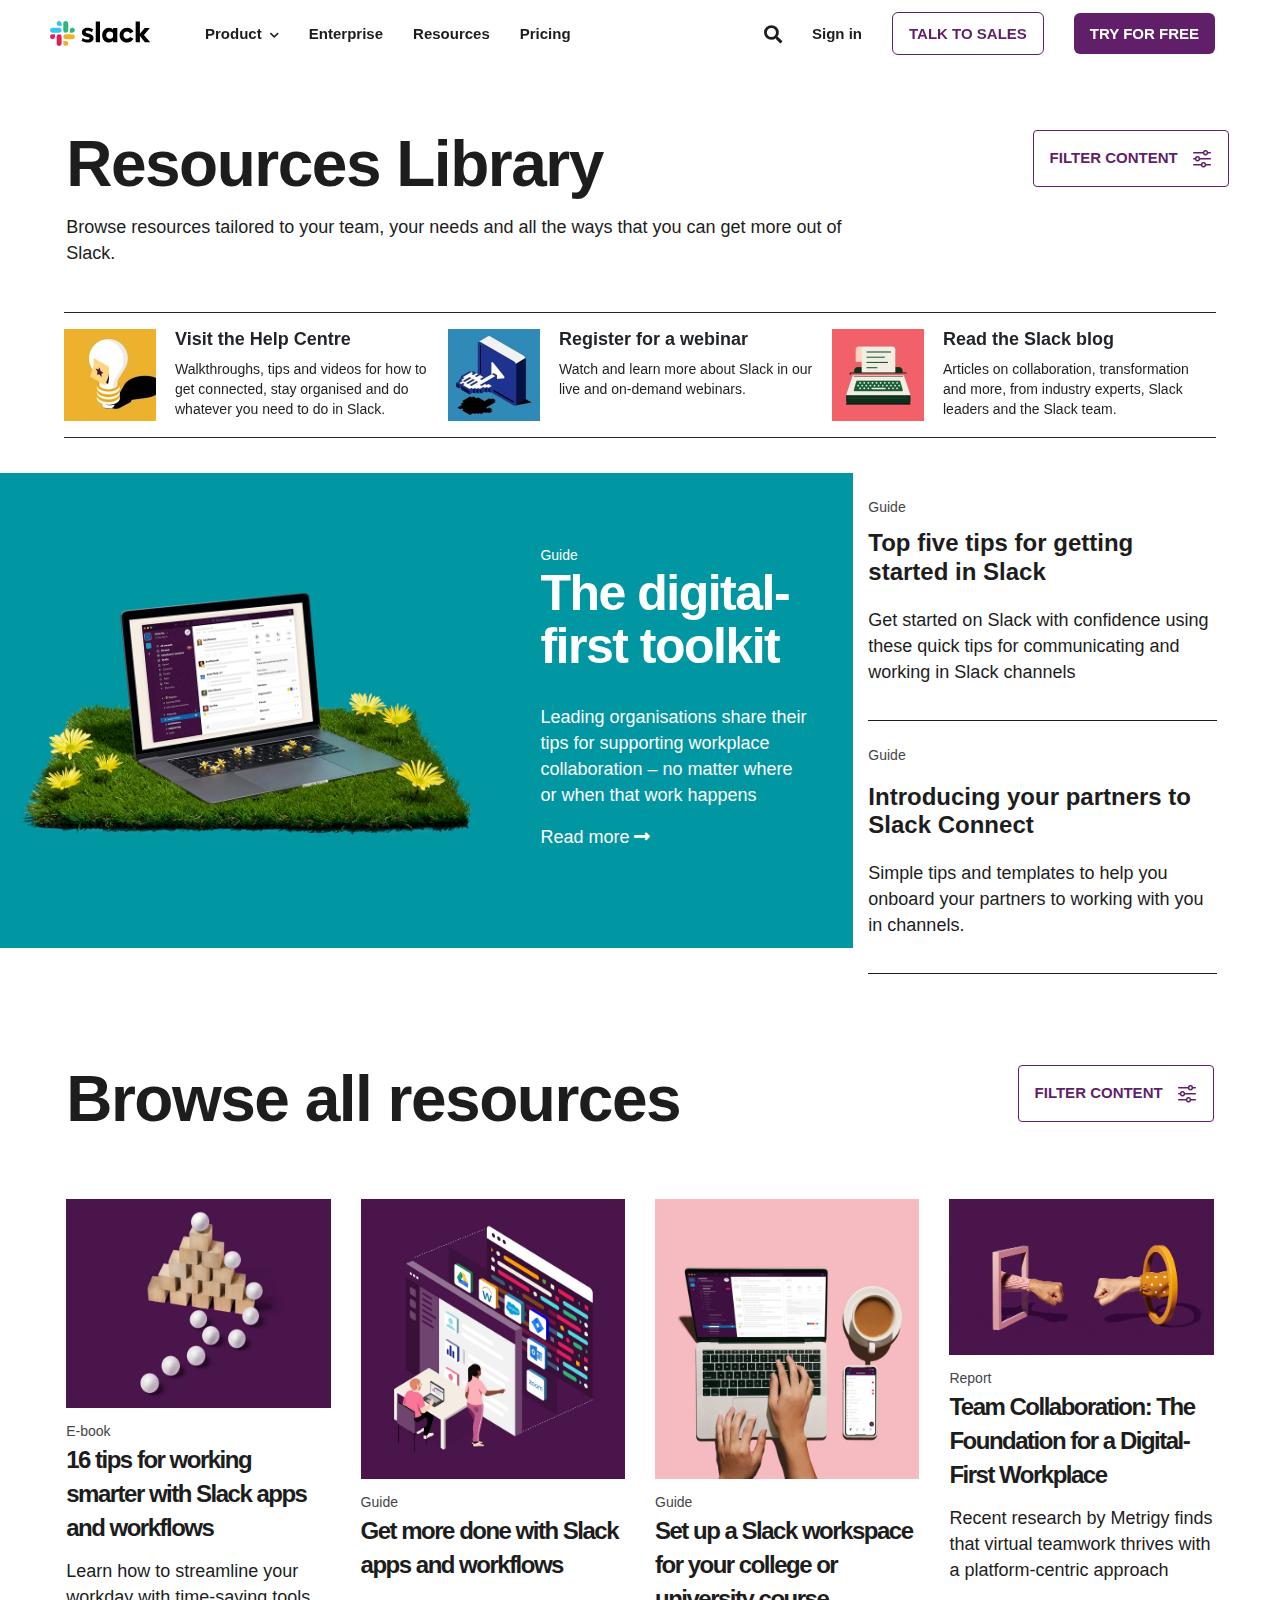
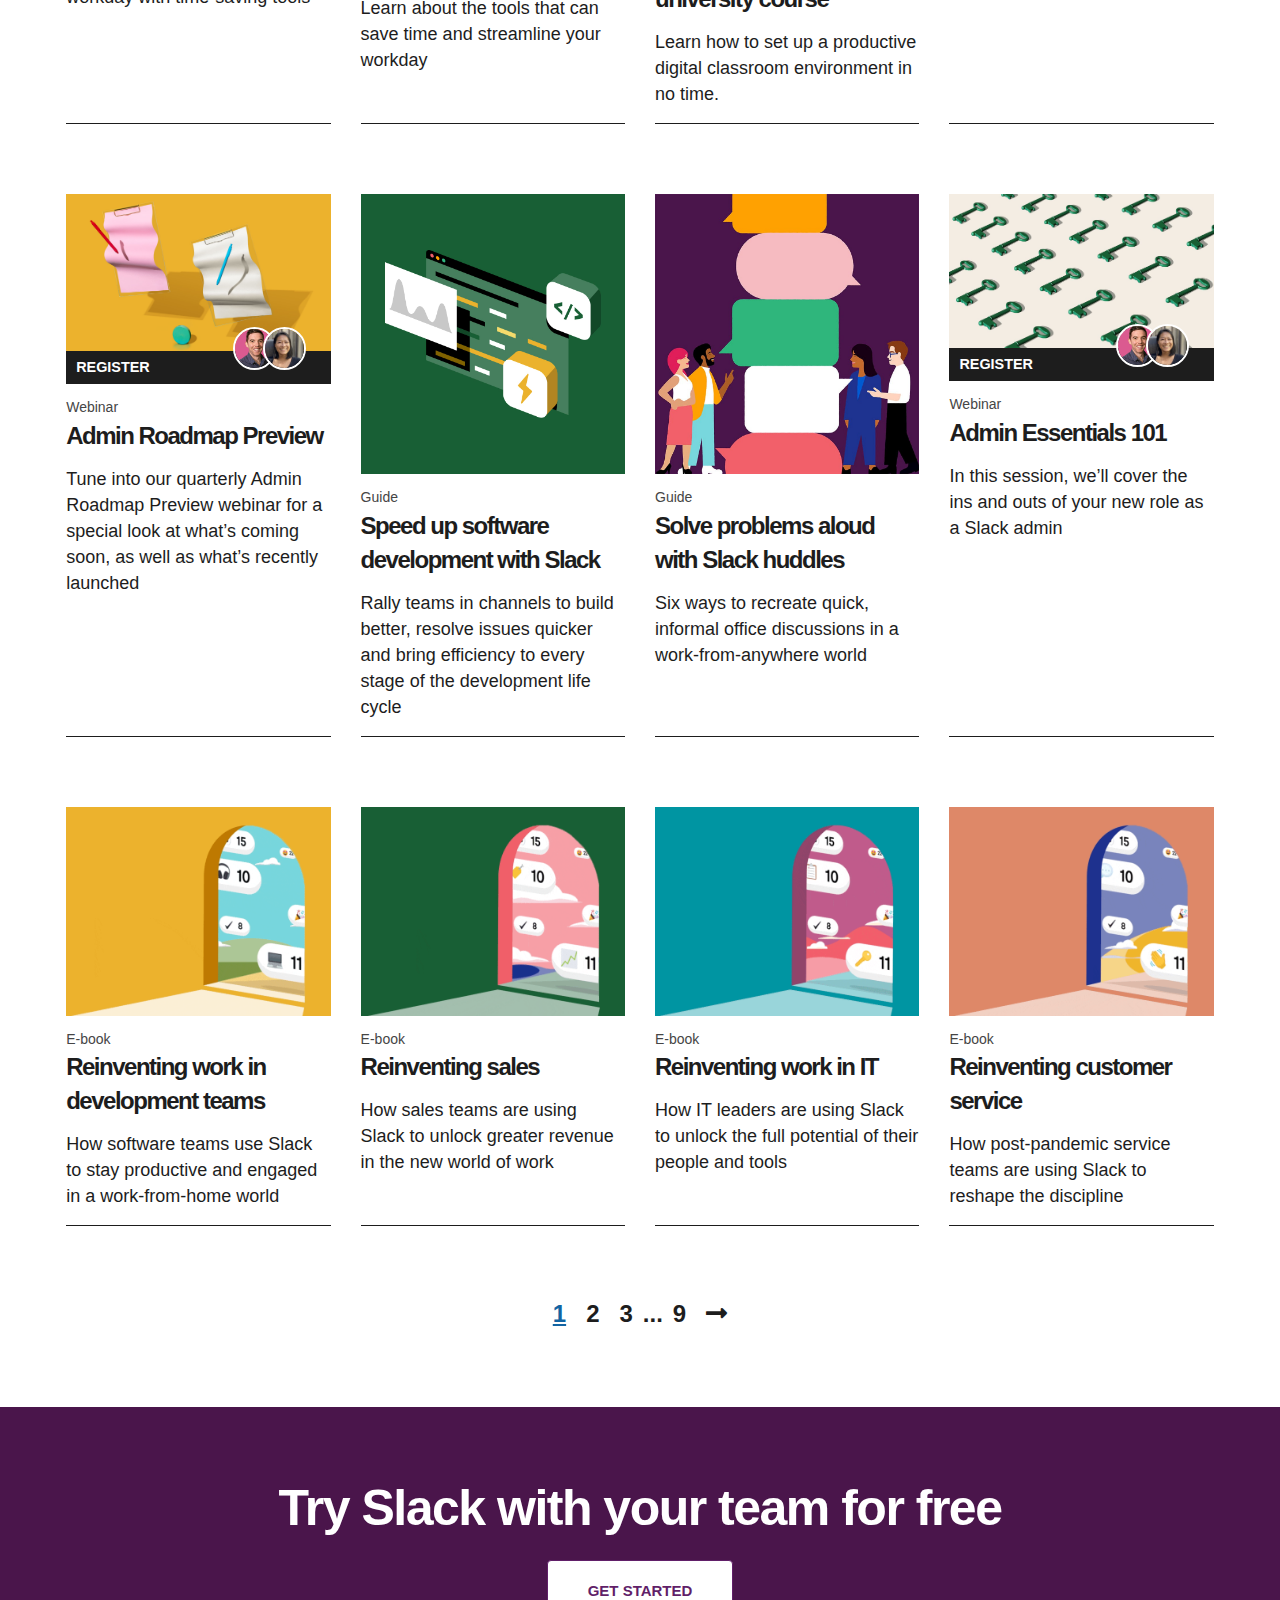
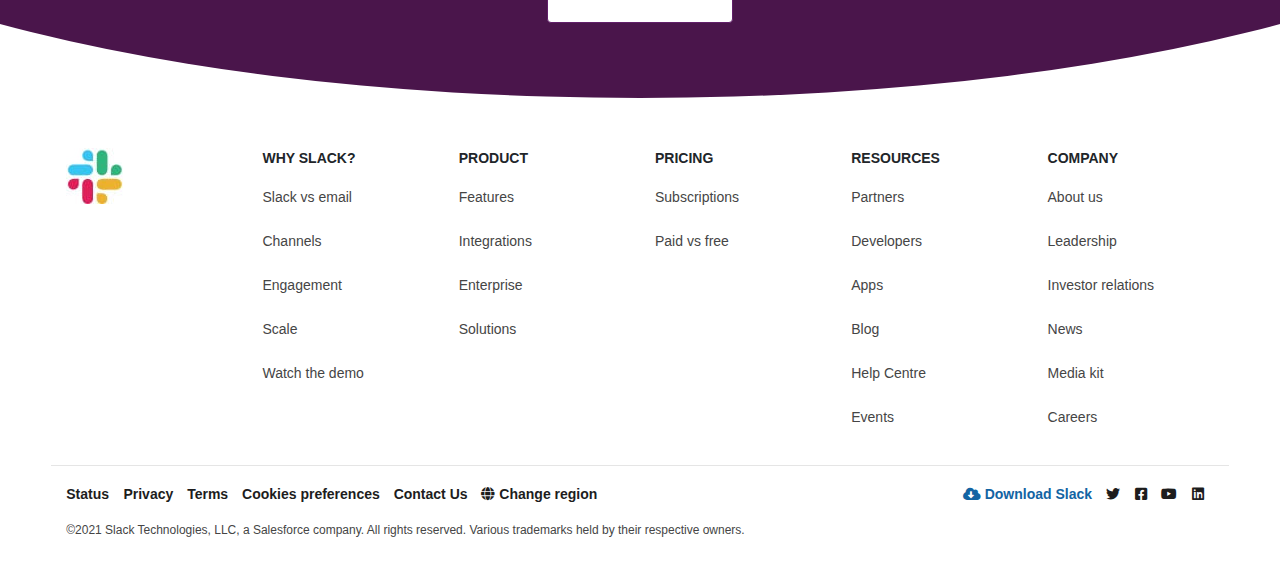
<file: resources.html>
<!DOCTYPE html>
<html lang="en">
    <head>
        <meta charset="utf-8">
        <title>Assignment</title>
        <meta name="viewport" content="width=device-width, initial-scale=1.0">    
        <link rel="stylesheet" href="css/bootstrap.min.css">
        <link rel='stylesheet' href='css/slick.css'>
        <link rel='stylesheet' href='css/slick-theme.css'>
        <link rel="stylesheet" href="fonts/css/all.min.css"/>    
        <link rel="stylesheet" href="css/style.css">
        <link rel="stylesheet" href="css/nav.css">
        <link rel="icon" href="img/icon.jpg" type="image/x-icon"/>        
       
    </head>
    <body>
        <header>
            <nav>                
                <div class="logo">
                    <a href="index.html">
                        <svg height="25" width="100" class="c-slacklogo--white" viewBox="0 0 240 60" xmlns="http://www.w3.org/2000/svg" shape-rendering="geometricPrecision"><title>Assignment</title><g fill="none"><path d="m75.663 47.477 2.929-6.846c3.207 2.375 7.39 3.632 11.574 3.632 3.068 0 5.02-1.187 5.02-3.003-.07-5.03-18.477-1.118-18.617-13.764-.07-6.427 5.648-11.387 13.737-11.387 4.81 0 9.622 1.188 13.038 3.913l-2.737 6.992c-3.143-2.021-7.025-3.43-10.72-3.43-2.51 0-4.184 1.187-4.184 2.725.07 4.96 18.618 2.235 18.827 14.322 0 6.567-5.579 11.178-13.528 11.178-5.856 0-11.225-1.397-15.34-4.332m116.629-9.325a8.498 8.498 0 0 1 -7.405 4.33c-4.698 0-8.506-3.816-8.506-8.523s3.808-8.523 8.506-8.523a8.498 8.498 0 0 1 7.405 4.33l8.143-4.52c-3.05-5.451-8.868-9.137-15.548-9.137-9.839 0-17.815 7.991-17.815 17.85 0 9.858 7.976 17.85 17.815 17.85 6.68 0 12.498-3.686 15.548-9.137zm-82.477 12.958h10.18v-49.86h-10.179zm95.761-49.86v49.86h10.18v-14.938l12.063 14.938h13.012l-15.34-17.746 14.224-16.559h-12.454l-11.505 13.767v-29.322zm-54.218 15.557v4.053c-1.673-2.795-5.787-4.751-10.11-4.751-8.925 0-15.967 7.895-15.967 17.815s7.042 17.885 15.967 17.885c4.323 0 8.437-1.956 10.11-4.751v4.052h10.18v-34.303zm0 21.414c-1.464 2.445-4.532 4.26-7.948 4.26-4.699 0-8.507-3.815-8.507-8.522s3.808-8.523 8.507-8.523c3.416 0 6.484 1.886 7.948 4.4z" fill="#ffffff"></path><path d="m21.902.148c-3.299 0-5.973 2.68-5.973 5.985a5.979 5.979 0 0 0 5.973 5.985h5.974v-5.985a5.98 5.98 0 0 0 -5.974-5.985m0 15.96h-15.929c-3.299 0-5.973 2.68-5.973 5.986 0 3.305 2.674 5.985 5.973 5.985h15.93c3.298 0 5.973-2.68 5.973-5.985 0-3.306-2.675-5.986-5.974-5.986" fill="#36c5f0"></path><path d="m59.734 22.094c0-3.306-2.675-5.986-5.974-5.986s-5.973 2.68-5.973 5.986v5.985h5.973a5.98 5.98 0 0 0 5.974-5.985m-15.929 0v-15.961a5.98 5.98 0 0 0 -5.974-5.985c-3.299 0-5.973 2.68-5.973 5.985v15.96c0 3.307 2.674 5.987 5.973 5.987a5.98 5.98 0 0 0 5.974-5.985" fill="#2eb67d"></path><path d="m37.831 60a5.98 5.98 0 0 0 5.974-5.985 5.98 5.98 0 0 0 -5.974-5.985h-5.973v5.985c0 3.305 2.674 5.985 5.973 5.985m0-15.96h15.93c3.298 0 5.973-2.68 5.973-5.986a5.98 5.98 0 0 0 -5.974-5.985h-15.929c-3.299 0-5.973 2.68-5.973 5.985a5.979 5.979 0 0 0 5.973 5.985" fill="#ecb22e"></path><path d="m0 38.054a5.979 5.979 0 0 0 5.973 5.985 5.98 5.98 0 0 0 5.974-5.985v-5.985h-5.974c-3.299 0-5.973 2.68-5.973 5.985m15.929 0v15.96c0 3.306 2.674 5.986 5.973 5.986a5.98 5.98 0 0 0 5.974-5.985v-15.961a5.979 5.979 0 0 0 -5.974-5.985c-3.299 0-5.973 2.68-5.973 5.985" fill="#e01e5a"></path></g></svg>
                        <svg width="100" class="c-slacklogo--color" xmlns="http://www.w3.org/2000/svg" viewBox="0 0 240 60" shape-rendering="geometricPrecision"><title>Assignment</title><path d="m75.663 47.477 2.929-6.846c3.207 2.375 7.39 3.632 11.574 3.632 3.068 0 5.02-1.187 5.02-3.003-.07-5.03-18.477-1.118-18.617-13.764-.07-6.427 5.648-11.387 13.737-11.387 4.81 0 9.622 1.188 13.038 3.913l-2.737 6.992c-3.143-2.021-7.025-3.43-10.72-3.43-2.51 0-4.184 1.187-4.184 2.725.07 4.96 18.618 2.235 18.827 14.322 0 6.567-5.579 11.178-13.528 11.178-5.856 0-11.225-1.397-15.34-4.332m116.629-9.325a8.498 8.498 0 0 1 -7.405 4.33c-4.698 0-8.506-3.816-8.506-8.523s3.808-8.523 8.506-8.523a8.498 8.498 0 0 1 7.405 4.33l8.143-4.52c-3.05-5.451-8.868-9.137-15.548-9.137-9.839 0-17.815 7.991-17.815 17.85 0 9.858 7.976 17.85 17.815 17.85 6.68 0 12.498-3.686 15.548-9.137zm-82.477 12.958h10.18v-49.86h-10.179zm95.761-49.86v49.86h10.18v-14.938l12.063 14.938h13.012l-15.34-17.746 14.224-16.559h-12.454l-11.505 13.767v-29.322zm-54.218 15.557v4.053c-1.673-2.795-5.787-4.751-10.11-4.751-8.925 0-15.967 7.895-15.967 17.815s7.042 17.885 15.967 17.885c4.323 0 8.437-1.956 10.11-4.751v4.052h10.18v-34.303zm0 21.414c-1.464 2.445-4.532 4.26-7.948 4.26-4.699 0-8.507-3.815-8.507-8.522s3.808-8.523 8.507-8.523c3.416 0 6.484 1.886 7.948 4.4z"></path><path d="m21.902.148c-3.299 0-5.973 2.68-5.973 5.985a5.979 5.979 0 0 0 5.973 5.985h5.974v-5.985a5.98 5.98 0 0 0 -5.974-5.985m0 15.96h-15.929c-3.299 0-5.973 2.68-5.973 5.986 0 3.305 2.674 5.985 5.973 5.985h15.93c3.298 0 5.973-2.68 5.973-5.985 0-3.306-2.675-5.986-5.974-5.986" fill="#36C5F0"></path><path d="m59.734 22.094c0-3.306-2.675-5.986-5.974-5.986s-5.973 2.68-5.973 5.986v5.985h5.973a5.98 5.98 0 0 0 5.974-5.985m-15.929 0v-15.961a5.98 5.98 0 0 0 -5.974-5.985c-3.299 0-5.973 2.68-5.973 5.985v15.96c0 3.307 2.674 5.987 5.973 5.987a5.98 5.98 0 0 0 5.974-5.985" fill="#2EB67D"></path><path d="m37.831 60a5.98 5.98 0 0 0 5.974-5.985 5.98 5.98 0 0 0 -5.974-5.985h-5.973v5.985c0 3.305 2.674 5.985 5.973 5.985m0-15.96h15.93c3.298 0 5.973-2.68 5.973-5.986a5.98 5.98 0 0 0 -5.974-5.985h-15.929c-3.299 0-5.973 2.68-5.973 5.985a5.979 5.979 0 0 0 5.973 5.985" fill="#ECB22E"></path><g><path d="m0 38.054a5.979 5.979 0 0 0 5.973 5.985 5.98 5.98 0 0 0 5.974-5.985v-5.985h-5.974c-3.299 0-5.973 2.68-5.973 5.985m15.929 0v15.96c0 3.306 2.674 5.986 5.973 5.986a5.98 5.98 0 0 0 5.974-5.985v-15.961a5.979 5.979 0 0 0 -5.974-5.985c-3.299 0-5.973 2.68-5.973 5.985" fill="#E01E5A"></path></g></svg>
                    </a>
                </div>
                <li id="m-search-btn" class="s-mobile"> <i class="fa fa-search"></i> </li>
                <div class="menu-icon">
                    <span class="fas fa-bars"></span>
                </div>
                <div class="nav-items left">
                    <svg width="100" class="c-slacklogo--color mobile" xmlns="http://www.w3.org/2000/svg" viewBox="0 0 240 60" shape-rendering="geometricPrecision"><title>Assignment</title><path d="m75.663 47.477 2.929-6.846c3.207 2.375 7.39 3.632 11.574 3.632 3.068 0 5.02-1.187 5.02-3.003-.07-5.03-18.477-1.118-18.617-13.764-.07-6.427 5.648-11.387 13.737-11.387 4.81 0 9.622 1.188 13.038 3.913l-2.737 6.992c-3.143-2.021-7.025-3.43-10.72-3.43-2.51 0-4.184 1.187-4.184 2.725.07 4.96 18.618 2.235 18.827 14.322 0 6.567-5.579 11.178-13.528 11.178-5.856 0-11.225-1.397-15.34-4.332m116.629-9.325a8.498 8.498 0 0 1 -7.405 4.33c-4.698 0-8.506-3.816-8.506-8.523s3.808-8.523 8.506-8.523a8.498 8.498 0 0 1 7.405 4.33l8.143-4.52c-3.05-5.451-8.868-9.137-15.548-9.137-9.839 0-17.815 7.991-17.815 17.85 0 9.858 7.976 17.85 17.815 17.85 6.68 0 12.498-3.686 15.548-9.137zm-82.477 12.958h10.18v-49.86h-10.179zm95.761-49.86v49.86h10.18v-14.938l12.063 14.938h13.012l-15.34-17.746 14.224-16.559h-12.454l-11.505 13.767v-29.322zm-54.218 15.557v4.053c-1.673-2.795-5.787-4.751-10.11-4.751-8.925 0-15.967 7.895-15.967 17.815s7.042 17.885 15.967 17.885c4.323 0 8.437-1.956 10.11-4.751v4.052h10.18v-34.303zm0 21.414c-1.464 2.445-4.532 4.26-7.948 4.26-4.699 0-8.507-3.815-8.507-8.522s3.808-8.523 8.507-8.523c3.416 0 6.484 1.886 7.948 4.4z"></path><path d="m21.902.148c-3.299 0-5.973 2.68-5.973 5.985a5.979 5.979 0 0 0 5.973 5.985h5.974v-5.985a5.98 5.98 0 0 0 -5.974-5.985m0 15.96h-15.929c-3.299 0-5.973 2.68-5.973 5.986 0 3.305 2.674 5.985 5.973 5.985h15.93c3.298 0 5.973-2.68 5.973-5.985 0-3.306-2.675-5.986-5.974-5.986" fill="#36C5F0"></path><path d="m59.734 22.094c0-3.306-2.675-5.986-5.974-5.986s-5.973 2.68-5.973 5.986v5.985h5.973a5.98 5.98 0 0 0 5.974-5.985m-15.929 0v-15.961a5.98 5.98 0 0 0 -5.974-5.985c-3.299 0-5.973 2.68-5.973 5.985v15.96c0 3.307 2.674 5.987 5.973 5.987a5.98 5.98 0 0 0 5.974-5.985" fill="#2EB67D"></path><path d="m37.831 60a5.98 5.98 0 0 0 5.974-5.985 5.98 5.98 0 0 0 -5.974-5.985h-5.973v5.985c0 3.305 2.674 5.985 5.973 5.985m0-15.96h15.93c3.298 0 5.973-2.68 5.973-5.986a5.98 5.98 0 0 0 -5.974-5.985h-15.929c-3.299 0-5.973 2.68-5.973 5.985a5.979 5.979 0 0 0 5.973 5.985" fill="#ECB22E"></path><g><path d="m0 38.054a5.979 5.979 0 0 0 5.973 5.985 5.98 5.98 0 0 0 5.974-5.985v-5.985h-5.974c-3.299 0-5.973 2.68-5.973 5.985m15.929 0v15.96c0 3.306 2.674 5.986 5.973 5.986a5.98 5.98 0 0 0 5.974-5.985v-15.961a5.979 5.979 0 0 0 -5.974-5.985c-3.299 0-5.973 2.68-5.973 5.985" fill="#E01E5A"></path></g></svg>
                    <ul class="nav navbar-nav desk">               
                        <li class="dropdown">
                          <a href="#" class="dropdown-toggle" data-toggle="dropdown">Product </a><i class="fas fa-chevron-down"></i>
                          <ul class="dropdown-menu">
                            <li><a href="#">Features</a></li>
                            <li><a href="#">Channels</a></li>
                            <li><a href="#">Your Digital HQ</a></li>
                            <li><a href="#">Integrations</a></li>
                            <li><a href="#">Security</a></li>
                            <li><a href="#">Slack Connect</a></li>
                            <li><a href="#">Solutions</a></li>
                            <li><a href="#">Customers</a></li>
                            <hr>
                            <li><a href="#"><i class="fas fa-cloud-download-alt"></i> Download Slack</a></li>
                          </ul>
                        </li>
                    </ul>
                    <div class="dropdown mobile">
                        <a class="btn btn-secondary dropdown-toggle" type="button" id="dropdownMenuButton" data-toggle="dropdown" aria-haspopup="true" aria-expanded="false">
                        Product
                        </a><i class="fas fa-chevron-down"></i>
                        <div class="dropdown-menu" aria-labelledby="dropdownMenuButton">
                        <a class="dropdown-item" href="#">Features</a>
                        <a class="dropdown-item" href="#">Channels</a>
                        <a class="dropdown-item" href="#">Your Digital HQ</a>
                        <a class="dropdown-item" href="#">Integrations</a>
                        <a class="dropdown-item" href="#">Security</a>
                        <a class="dropdown-item" href="#">Slack Connect</a>
                        <a class="dropdown-item" href="#">Solutions</a>
                        <a class="dropdown-item" href="#">Customers</a>
                        </div>
                    </div>  
                    <li><a href="enterprise.html">Enterprise</a></li>
                    <li><a href="resources.html">Resources</a></li>
                    <li><a href="pricing.html">Pricing</a></li>    
                    <li id="search-btn" class="s-desk"><span class="search-icon"> <i class="fa fa-search"></i> </span></li>  
                    <li><a href="#">Sign in</a></li> 
                    <li class="talk"><a href="#" class="talk">TALK TO SALES</a></li>
                    <li class="try"><a href="#"  class="try">TRY FOR FREE</a></li>
                    <li class="download">
                        <ul>
                            <li class="talk signin"><a href="#" class="talk">SIGN IN </a></li>
                            <li class="try download"><a href="#"  class="try">DOWNLOAD SLACK</a></li>
                        </ul>
                    </li>
                        
                </div>                                        
                <div class="cancel-icon">
                    <span class="fas fa-times"></span>
                </div>
                <div id="search-wrap" class="wrap-top search-wrap">
                    <div class="width">
                        <ul class="clearfix">                            
                            <li class="searchleft">
                                <svg width="150" class="c-slacklogo--color search" xmlns="http://www.w3.org/2000/svg" viewBox="0 0 240 60" shape-rendering="geometricPrecision"><title>Slack</title><path d="m75.663 47.477 2.929-6.846c3.207 2.375 7.39 3.632 11.574 3.632 3.068 0 5.02-1.187 5.02-3.003-.07-5.03-18.477-1.118-18.617-13.764-.07-6.427 5.648-11.387 13.737-11.387 4.81 0 9.622 1.188 13.038 3.913l-2.737 6.992c-3.143-2.021-7.025-3.43-10.72-3.43-2.51 0-4.184 1.187-4.184 2.725.07 4.96 18.618 2.235 18.827 14.322 0 6.567-5.579 11.178-13.528 11.178-5.856 0-11.225-1.397-15.34-4.332m116.629-9.325a8.498 8.498 0 0 1 -7.405 4.33c-4.698 0-8.506-3.816-8.506-8.523s3.808-8.523 8.506-8.523a8.498 8.498 0 0 1 7.405 4.33l8.143-4.52c-3.05-5.451-8.868-9.137-15.548-9.137-9.839 0-17.815 7.991-17.815 17.85 0 9.858 7.976 17.85 17.815 17.85 6.68 0 12.498-3.686 15.548-9.137zm-82.477 12.958h10.18v-49.86h-10.179zm95.761-49.86v49.86h10.18v-14.938l12.063 14.938h13.012l-15.34-17.746 14.224-16.559h-12.454l-11.505 13.767v-29.322zm-54.218 15.557v4.053c-1.673-2.795-5.787-4.751-10.11-4.751-8.925 0-15.967 7.895-15.967 17.815s7.042 17.885 15.967 17.885c4.323 0 8.437-1.956 10.11-4.751v4.052h10.18v-34.303zm0 21.414c-1.464 2.445-4.532 4.26-7.948 4.26-4.699 0-8.507-3.815-8.507-8.522s3.808-8.523 8.507-8.523c3.416 0 6.484 1.886 7.948 4.4z"></path><path d="m21.902.148c-3.299 0-5.973 2.68-5.973 5.985a5.979 5.979 0 0 0 5.973 5.985h5.974v-5.985a5.98 5.98 0 0 0 -5.974-5.985m0 15.96h-15.929c-3.299 0-5.973 2.68-5.973 5.986 0 3.305 2.674 5.985 5.973 5.985h15.93c3.298 0 5.973-2.68 5.973-5.985 0-3.306-2.675-5.986-5.974-5.986" fill="#36C5F0"></path><path d="m59.734 22.094c0-3.306-2.675-5.986-5.974-5.986s-5.973 2.68-5.973 5.986v5.985h5.973a5.98 5.98 0 0 0 5.974-5.985m-15.929 0v-15.961a5.98 5.98 0 0 0 -5.974-5.985c-3.299 0-5.973 2.68-5.973 5.985v15.96c0 3.307 2.674 5.987 5.973 5.987a5.98 5.98 0 0 0 5.974-5.985" fill="#2EB67D"></path><path d="m37.831 60a5.98 5.98 0 0 0 5.974-5.985 5.98 5.98 0 0 0 -5.974-5.985h-5.973v5.985c0 3.305 2.674 5.985 5.973 5.985m0-15.96h15.93c3.298 0 5.973-2.68 5.973-5.986a5.98 5.98 0 0 0 -5.974-5.985h-15.929c-3.299 0-5.973 2.68-5.973 5.985a5.979 5.979 0 0 0 5.973 5.985" fill="#ECB22E"></path><g><path d="m0 38.054a5.979 5.979 0 0 0 5.973 5.985 5.98 5.98 0 0 0 5.974-5.985v-5.985h-5.974c-3.299 0-5.973 2.68-5.973 5.985m15.929 0v15.96c0 3.306 2.674 5.986 5.973 5.986a5.98 5.98 0 0 0 5.974-5.985v-15.961a5.979 5.979 0 0 0 -5.974-5.985c-3.299 0-5.973 2.68-5.973 5.985" fill="#E01E5A"></path></g></svg>
                                <i class="fa fa-search"></i> 
                                <input type='search' placeholder="Find anything (ie. channels, emoji, or reset password)"  list=text_editors>                                
                                <datalist id="text_editors">
                                    <select multiple size=8>
                                    <option value="What is Slack Frontiers and why should I attend?">What is Slack Frontiers and why should I attend?
                                    <option value="What is Slack Connect?">What is Slack Connect?		
                                    <option value="Working with external organizations in Slack">Working with external organizations in Slack                                    
                                    <option value="What is Slack Frontiers and why should I?">What is Slack Frontiers and why should I
                                    <option value="What is Connect?">What is Connect?		
                                    <option value="Working with external organizations in Slack">Working with external organizations in Slack                                    
                                    </select>
                                </datalist>
                            </li>                    
                            <li id="li-4"> <i class="fa fa-times"></i> </li>
                            <li id="li-3"><a class="search-btn">Search</a></li>
                        </ul>
                    </div>
                </div>          
            </nav>
        </header>
        <main class="resourcespage">
            <section class="secone">
                <div class="container-fluid">
                    <div class="row">
                        <div class="col-xl-9 col-lg-9 col-md-12 col-sm-12 col-xs-12">
                            <div class="secone__left">
                                <div class="secone__heading">
                                    <h1>Resources Library</h1>
                                </div>
                                <div class="secone__para">
                                    <p>Browse resources tailored to your team, your needs and all the ways that you can get more out of Slack.</p>
                                </div>                               
                            </div>
                        </div>
                        <div class="col-xl-3 col-lg-3 col-md-12 col-sm-12 col-xs-12 pr-0">
                            <div class="secone__right">
                                <a href="#" class="newbtn btn-pinkbtnborder">FILTER CONTENT 
                                <svg class="icon-filter" width="20" height="20" viewBox="0 0 20 20" fill="#611F69" xmlns="http://www.w3.org/2000/svg"><path d="M1.75 4.5C1.54333 4.5 1.36667 4.42667 1.22 4.28C1.07333 4.13333 1 3.95667 1 3.75C1 3.54333 1.07333 3.36667 1.22 3.22C1.36667 3.07333 1.54333 3 1.75 3H10.91C11.0167 2.62667 11.1967 2.29333 11.45 2C11.7033 1.7 12.0067 1.46667 12.36 1.3C12.72 1.13333 13.1 1.05 13.5 1.05C13.9 1.05 14.2767 1.13333 14.63 1.3C14.99 1.46667 15.2967 1.7 15.55 2C15.8033 2.29333 15.9833 2.62667 16.09 3H18.25C18.4567 3 18.6333 3.07333 18.78 3.22C18.9267 3.36667 19 3.54333 19 3.75C19 3.95667 18.9267 4.13333 18.78 4.28C18.6333 4.42667 18.4567 4.5 18.25 4.5H16.09C15.9833 4.87333 15.8033 5.21 15.55 5.51C15.2967 5.80333 14.99 6.03333 14.63 6.2C14.2767 6.36667 13.9 6.45 13.5 6.45C13.1 6.45 12.72 6.36667 12.36 6.2C12.0067 6.03333 11.7033 5.80333 11.45 5.51C11.1967 5.21 11.0167 4.87333 10.91 4.5H1.75ZM13.5 2.55C13.1733 2.55 12.89 2.66667 12.65 2.9C12.4167 3.13333 12.3 3.41667 12.3 3.75C12.3 4.07667 12.4167 4.36 12.65 4.6C12.89 4.83333 13.1733 4.95 13.5 4.95C13.8333 4.95 14.1167 4.83333 14.35 4.6C14.5833 4.36 14.7 4.07667 14.7 3.75C14.7 3.41667 14.5833 3.13333 14.35 2.9C14.1167 2.66667 13.8333 2.55 13.5 2.55ZM18.25 9C18.4567 9 18.6333 9.07333 18.78 9.22C18.9267 9.36667 19 9.54333 19 9.75C19 9.95667 18.9267 10.1333 18.78 10.28C18.6333 10.4267 18.4567 10.5 18.25 10.5H8.09C7.98333 10.8733 7.80333 11.21 7.55 11.51C7.29667 11.8033 6.99 12.0333 6.63 12.2C6.27667 12.3667 5.9 12.45 5.5 12.45C5.1 12.45 4.72 12.3667 4.36 12.2C4.00667 12.0333 3.70333 11.8033 3.45 11.51C3.19667 11.21 3.01667 10.8733 2.91 10.5H1.75C1.54333 10.5 1.36667 10.4267 1.22 10.28C1.07333 10.1333 1 9.95667 1 9.75C1 9.54333 1.07333 9.36667 1.22 9.22C1.36667 9.07333 1.54333 9 1.75 9H2.91C3.01667 8.62667 3.19667 8.29333 3.45 8C3.70333 7.7 4.00667 7.46667 4.36 7.3C4.72 7.13333 5.1 7.05 5.5 7.05C5.9 7.05 6.27667 7.13333 6.63 7.3C6.99 7.46667 7.29667 7.7 7.55 8C7.80333 8.29333 7.98333 8.62667 8.09 9H18.25ZM5.5 10.95C5.83333 10.95 6.11667 10.8333 6.35 10.6C6.58333 10.36 6.7 10.0767 6.7 9.75C6.7 9.41667 6.58333 9.13333 6.35 8.9C6.11667 8.66667 5.83333 8.55 5.5 8.55C5.17333 8.55 4.89 8.66667 4.65 8.9C4.41667 9.13333 4.3 9.41667 4.3 9.75C4.3 10.0767 4.41667 10.36 4.65 10.6C4.89 10.8333 5.17333 10.95 5.5 10.95ZM18.25 15C18.4567 15 18.6333 15.0733 18.78 15.22C18.9267 15.3667 19 15.5433 19 15.75C19 15.9567 18.9267 16.1333 18.78 16.28C18.6333 16.4267 18.4567 16.5 18.25 16.5H14.09C13.9833 16.8733 13.8033 17.2067 13.55 17.5C13.2967 17.8 12.99 18.0333 12.63 18.2C12.2767 18.3667 11.9 18.45 11.5 18.45C11.1 18.45 10.72 18.3667 10.36 18.2C10.0067 18.0333 9.70333 17.8 9.45 17.5C9.19667 17.2067 9.01667 16.8733 8.91 16.5H1.75C1.54333 16.5 1.36667 16.4267 1.22 16.28C1.07333 16.1333 1 15.9567 1 15.75C1 15.5433 1.07333 15.3667 1.22 15.22C1.36667 15.0733 1.54333 15 1.75 15H8.91C9.01667 14.6267 9.19667 14.2933 9.45 14C9.70333 13.7 10.0067 13.4667 10.36 13.3C10.72 13.1333 11.1 13.05 11.5 13.05C11.9 13.05 12.2767 13.1333 12.63 13.3C12.99 13.4667 13.2967 13.7 13.55 14C13.8033 14.2933 13.9833 14.6267 14.09 15H18.25ZM11.5 16.95C11.8333 16.95 12.1167 16.8333 12.35 16.6C12.5833 16.36 12.7 16.0767 12.7 15.75C12.7 15.4167 12.5833 15.1333 12.35 14.9C12.1167 14.6667 11.8333 14.55 11.5 14.55C11.1733 14.55 10.89 14.6667 10.65 14.9C10.4167 15.1333 10.3 15.4167 10.3 15.75C10.3 16.0767 10.4167 16.36 10.65 16.6C10.89 16.8333 11.1733 16.95 11.5 16.95Z"></path></svg>
                                </a>
                            </div>
                        </div>
                    </div>
                </div>                
            </section>

            <section class="seceight sectwo">
                <div class="container-fluid">
                    <div class="resourcessliderone seceight__slider">
                        <div class="seceight__slides">
                            <div class="sectwo__box">
                                <div class="row">
                                    <div class="col-xl-3 col-lg-3 col-md-3 col-sm-3 col-xs-3">
                                        <img src="img/resources/resources-nav-help-center.jpg" alt="image" width="92" height="92">
                                    </div>
                                    <div class="col-xl-9 col-lg-9 col-md-9 col-sm-9 col-xs-9">
                                        <h4><a>Visit the Help Centre</a></h4>
                                        <p>Walkthroughs, tips and videos for how to get connected, stay organised and do whatever you need to do in Slack.</p>
                                    </div>
                                </div>
                            </div>
                        </div>
                        <div class="seceight__slides">
                            <div class="sectwo__box">
                                <div class="row">
                                    <div class="col-xl-3 col-lg-3 col-md-3 col-sm-3 col-xs-3">
                                        <img src="img/resources/resources-nav-webinar.jpg" alt="image" width="92" height="92">
                                    </div>
                                    <div class="col-xl-9 col-lg-9 col-md-9 col-sm-9 col-xs-9">
                                        <h4><a>Register for a webinar</a></h4>
                                        <p>Watch and learn more about Slack in our live and on-demand webinars.</p>
                                    </div>
                                </div>
                            </div>
                        </div>
                        <div class="seceight__slides">
                            <div class="sectwo__box">
                                <div class="row">
                                    <div class="col-xl-3 col-lg-3 col-md-3 col-sm-3 col-xs-3">
                                        <img src="img/resources/slack-blog-illustration.jpg" alt="image" width="92" height="92">
                                    </div>
                                    <div class="col-xl-9 col-lg-9 col-md-9 col-sm-9 col-xs-9">
                                        <h4><a>Read the Slack blog</a></h4>
                                        <p>Articles on collaboration, transformation and more, from industry experts, Slack leaders and the Slack team.</p>
                                    </div>
                                </div>
                            </div>
                        </div>
                    </div>
                </div>            
            </section>

            <section class="secthree">
                <div class="container-fluid">
                    <div class="row">
                        <div class="col-xl-8 col-lg-12 col-md-12 col-sm-12 col-xs-12 px-0">
                            <div class="secthree__left">
                                <div class="row">
                                    <div class="col-xl-7 col-lg-7 col-md-7 col-sm-7 col-xs-7 px-0">  
                                        <img src="img/resources/img-hero-digital-first.gif" alt="gif" width="475" height="475">
                                    </div>
                                    <div class="col-xl-5 col-lg-5 col-md-5 col-sm-5 col-xs-5">
                                        <p><span>Guide</span></p>
                                        <h3>The digital-first toolkit</h3>
                                        <p>Leading organisations share their tips for supporting workplace collaboration – no matter where or when that work happens</p>
                                        <a href="#" class="link-text">Read more <i class="fas fa-long-arrow-alt-right"></i></a>
                                    </div> 
                                </div>
                            </div>
                        </div>
                        <div class="col-xl-4 col-lg-12 col-md-12 col-sm-12 col-xs-12">
                            <div class="secthree__right">
                                <P><span>Guide</span></P>
                                <h4><a href="#">Top five tips for getting started in Slack</a></h4>
                                <p class="pborder">Get started on Slack with confidence using these quick tips for communicating and working in Slack channels</p>
                                <P><span>Guide</span></P>
                                <h4><a href="#">Introducing your partners to Slack Connect</a></h4>
                                <p class="pborder">Simple tips and templates to help you onboard your partners to working with you in channels.</p>
                            </div>
                        </div>     
                    </div>
                </div>                
            </section>
            
            
            <section class="secfour">
                <div class="container-fluid">
                    <div class="row secfour__head">
                        <div class="col-xl-8 col-lg-8 col-md-8 col-sm-12 col-xs-12">
                            <h2>Browse all resources</h2>
                        </div>
                        <div class="col-xl-4 col-lg-4 col-md-4 col-sm-12 col-xs-12 secfour__rightbtn">
                            <div class="secfour__right">
                                <a href="#" class="newbtn btn-pinkbtnborder">FILTER CONTENT 
                                <svg class="icon-filter" width="20" height="20" viewBox="0 0 20 20" fill="#611F69" xmlns="http://www.w3.org/2000/svg"><path d="M1.75 4.5C1.54333 4.5 1.36667 4.42667 1.22 4.28C1.07333 4.13333 1 3.95667 1 3.75C1 3.54333 1.07333 3.36667 1.22 3.22C1.36667 3.07333 1.54333 3 1.75 3H10.91C11.0167 2.62667 11.1967 2.29333 11.45 2C11.7033 1.7 12.0067 1.46667 12.36 1.3C12.72 1.13333 13.1 1.05 13.5 1.05C13.9 1.05 14.2767 1.13333 14.63 1.3C14.99 1.46667 15.2967 1.7 15.55 2C15.8033 2.29333 15.9833 2.62667 16.09 3H18.25C18.4567 3 18.6333 3.07333 18.78 3.22C18.9267 3.36667 19 3.54333 19 3.75C19 3.95667 18.9267 4.13333 18.78 4.28C18.6333 4.42667 18.4567 4.5 18.25 4.5H16.09C15.9833 4.87333 15.8033 5.21 15.55 5.51C15.2967 5.80333 14.99 6.03333 14.63 6.2C14.2767 6.36667 13.9 6.45 13.5 6.45C13.1 6.45 12.72 6.36667 12.36 6.2C12.0067 6.03333 11.7033 5.80333 11.45 5.51C11.1967 5.21 11.0167 4.87333 10.91 4.5H1.75ZM13.5 2.55C13.1733 2.55 12.89 2.66667 12.65 2.9C12.4167 3.13333 12.3 3.41667 12.3 3.75C12.3 4.07667 12.4167 4.36 12.65 4.6C12.89 4.83333 13.1733 4.95 13.5 4.95C13.8333 4.95 14.1167 4.83333 14.35 4.6C14.5833 4.36 14.7 4.07667 14.7 3.75C14.7 3.41667 14.5833 3.13333 14.35 2.9C14.1167 2.66667 13.8333 2.55 13.5 2.55ZM18.25 9C18.4567 9 18.6333 9.07333 18.78 9.22C18.9267 9.36667 19 9.54333 19 9.75C19 9.95667 18.9267 10.1333 18.78 10.28C18.6333 10.4267 18.4567 10.5 18.25 10.5H8.09C7.98333 10.8733 7.80333 11.21 7.55 11.51C7.29667 11.8033 6.99 12.0333 6.63 12.2C6.27667 12.3667 5.9 12.45 5.5 12.45C5.1 12.45 4.72 12.3667 4.36 12.2C4.00667 12.0333 3.70333 11.8033 3.45 11.51C3.19667 11.21 3.01667 10.8733 2.91 10.5H1.75C1.54333 10.5 1.36667 10.4267 1.22 10.28C1.07333 10.1333 1 9.95667 1 9.75C1 9.54333 1.07333 9.36667 1.22 9.22C1.36667 9.07333 1.54333 9 1.75 9H2.91C3.01667 8.62667 3.19667 8.29333 3.45 8C3.70333 7.7 4.00667 7.46667 4.36 7.3C4.72 7.13333 5.1 7.05 5.5 7.05C5.9 7.05 6.27667 7.13333 6.63 7.3C6.99 7.46667 7.29667 7.7 7.55 8C7.80333 8.29333 7.98333 8.62667 8.09 9H18.25ZM5.5 10.95C5.83333 10.95 6.11667 10.8333 6.35 10.6C6.58333 10.36 6.7 10.0767 6.7 9.75C6.7 9.41667 6.58333 9.13333 6.35 8.9C6.11667 8.66667 5.83333 8.55 5.5 8.55C5.17333 8.55 4.89 8.66667 4.65 8.9C4.41667 9.13333 4.3 9.41667 4.3 9.75C4.3 10.0767 4.41667 10.36 4.65 10.6C4.89 10.8333 5.17333 10.95 5.5 10.95ZM18.25 15C18.4567 15 18.6333 15.0733 18.78 15.22C18.9267 15.3667 19 15.5433 19 15.75C19 15.9567 18.9267 16.1333 18.78 16.28C18.6333 16.4267 18.4567 16.5 18.25 16.5H14.09C13.9833 16.8733 13.8033 17.2067 13.55 17.5C13.2967 17.8 12.99 18.0333 12.63 18.2C12.2767 18.3667 11.9 18.45 11.5 18.45C11.1 18.45 10.72 18.3667 10.36 18.2C10.0067 18.0333 9.70333 17.8 9.45 17.5C9.19667 17.2067 9.01667 16.8733 8.91 16.5H1.75C1.54333 16.5 1.36667 16.4267 1.22 16.28C1.07333 16.1333 1 15.9567 1 15.75C1 15.5433 1.07333 15.3667 1.22 15.22C1.36667 15.0733 1.54333 15 1.75 15H8.91C9.01667 14.6267 9.19667 14.2933 9.45 14C9.70333 13.7 10.0067 13.4667 10.36 13.3C10.72 13.1333 11.1 13.05 11.5 13.05C11.9 13.05 12.2767 13.1333 12.63 13.3C12.99 13.4667 13.2967 13.7 13.55 14C13.8033 14.2933 13.9833 14.6267 14.09 15H18.25ZM11.5 16.95C11.8333 16.95 12.1167 16.8333 12.35 16.6C12.5833 16.36 12.7 16.0767 12.7 15.75C12.7 15.4167 12.5833 15.1333 12.35 14.9C12.1167 14.6667 11.8333 14.55 11.5 14.55C11.1733 14.55 10.89 14.6667 10.65 14.9C10.4167 15.1333 10.3 15.4167 10.3 15.75C10.3 16.0767 10.4167 16.36 10.65 16.6C10.89 16.8333 11.1733 16.95 11.5 16.95Z"></path></svg>
                                </a>
                            </div>
                        </div>
                    </div>
                    <div class="row">
                        <div class="col-xl-3 col-lg-3 col-md-6 col-sm-12 col-xs-12">
                            <div class="secfour__box">
                                <img src="img/resources/platform-user-EDU-ebook-promo-hero-670x500.jpg" alt="image" width="280" height="209"> 
                                <h6>E-book</h6>
                                <h3><a href="#">16 tips for working smarter with Slack apps and workflows</a></h3>
                                <p>Learn how to streamline your workday with time-saving tools</p>
                            </div>
                        </div>
                        <div class="col-xl-3 col-lg-3 col-md-6 col-sm-12 col-xs-12">
                            <div class="secfour__box">
                                <img src="img/resources/img-hero-platform-education.jpg" alt="image" width="280" height="280">
                                <h6>Guide</h6>
                                <h3><a href="#">Get more done with Slack apps and workflows</a></h3>
                                <p>Learn about the tools that can save time and streamline your workday</p>
                            </div>
                        </div>
                        <div class="col-xl-3 col-lg-3 col-md-6 col-sm-12 col-xs-12">
                            <div class="secfour__box">
                                <img src="img/resources/hero-lauch-slack-university.jpg" alt="image" widht="280" height="280">
                                <h6>Guide</h6>
                                <h3><a href="#">Set up a Slack workspace for your college or university course</a></h3>
                                <p>Learn how to set up a productive digital classroom environment in no time.</p>
                            </div>
                        </div>
                        <div class="col-xl-3 col-lg-3 col-md-6 col-sm-12 col-xs-12">
                            <div class="secfour__box">
                                <img src="img/resources/Collaboration-hands-webinar-anim-header.gif" alt="image" width="280" height="156">
                                <h6>Report</h6>
                                <h3><a href="#">Team Collaboration: The Foundation for a Digital-First Workplace</a></h3>
                                <p>Recent research by Metrigy finds that virtual teamwork thrives with a platform-centric approach</p>
                            </div>
                        </div>
                        <div class="col-xl-3 col-lg-3 col-md-6 col-sm-12 col-xs-12">
                            <div class="secfour__box">
                                <div class="row">
                                    <div class="col-xl-12 col-lg-12 col-md-12 col-sm-6 col-xs-6">
                                        <img src="img/resources/admin-roadmap-preview-webinar.jpg" alt="image" width="280" height="157">
                                    </div>
                                    <div class="col-xl-12 col-lg-12 col-md-12 col-sm-6 col-xs-6 img">
                                        <figcaption class="figure-caption">REGISTER</figcaption>   
                                        <h6>Webinar</h6>
                                        <h3><a href="#">Admin Roadmap Preview</a></h3>
                                        <p>Tune into our quarterly Admin Roadmap Preview webinar for a special look at what’s coming soon, as well as what’s recently launched</p>
                                        <img class="left" src="img/resources/mat-mullen-webinar-headshot.jpg" alt="img" width="43" height="43">
                                        <img class="right" src="img/resources/Screen-Shot.jpg" alt="img"  width="43" height="43">
                                    </div>
                                </div>                                                                
                            </div>
                        </div>
                        <div class="col-xl-3 col-lg-3 col-md-6 col-sm-12 col-xs-12">
                            <div class="secfour__box">
                                <img src="img/resources/Dev-Eng-Collection-Hero.jpg" alt="image" width="280" height="280">
                                <h6>Guide</h6>
                                <h3><a href="#">Speed up software development with Slack</a></h3>
                                <p>Rally teams in channels to build better, resolve issues quicker and bring efficiency to every stage of the development life cycle</p>
                            </div>
                        </div>
                        <div class="col-xl-3 col-lg-3 col-md-6 col-sm-12 col-xs-12">
                            <div class="secfour__box">
                                <img src="img/resources/2021-06-resources-experts-hero.jpg" alt="image" width="280" height="280">
                                <h6>Guide</h6>
                                <h3><a href="#">Solve problems aloud with Slack huddles</a></h3>
                                <p>Six ways to recreate quick, informal office discussions in a work-from-anywhere world</p>
                            </div>
                        </div>
                        <div class="col-xl-3 col-lg-3 col-md-6 col-sm-12 col-xs-12">
                            <div class="secfour__box">
                                <div class="row">
                                    <div class="col-xl-12 col-lg-12 col-md-12 col-sm-6 col-xs-6">
                                        <img src="img/resources/slack-admins-demand-webinar.jpg" alt="image" width="280" height="154">
                                    </div>
                                    <div class="col-xl-12 col-lg-12 col-md-12 col-sm-6 col-xs-6 img">
                                        <figcaption class="figure-caption">REGISTER</figcaption>                             
                                        <h6>Webinar</h6>
                                        <h3><a href="#">Admin Essentials 101</a></h3>
                                        <p>In this session, we’ll cover the ins and outs of your new role as a Slack admin</p>
                                        <img class="left" src="img/resources/mat-mullen-webinar-headshot.jpg" alt="img" width="43" height="43">
                                        <img class="right" src="img/resources/Screen-Shot.jpg" alt="img"  width="43" height="43">
                                    </div>
                                </div>
                            </div>
                        </div>
                        <div class="col-xl-3 col-lg-3 col-md-6 col-sm-12 col-xs-12">
                            <div class="secfour__box">
                                <img src="img/resources/hww-hero-670x500-Dev.gif" alt="image" widht="280" height="209">
                                <h6>E-book</h6>
                                <h3><a href="#">Reinventing work in development teams</a></h3>
                                <p>How software teams use Slack to stay productive and engaged in a work-from-home world</p>
                            </div>
                        </div>
                        <div class="col-xl-3 col-lg-3 col-md-6 col-sm-12 col-xs-12">
                            <div class="secfour__box">
                                <img src="img/resources/hww-hero-670x500-Sales.gif" alt="image" width="280" height="209">
                                <h6>E-book</h6>
                                <h3><a href="#">Reinventing sales</a></h3>
                                <p>How sales teams are using Slack to unlock greater revenue in the new world of work</p>
                            </div>
                        </div>
                        <div class="col-xl-3 col-lg-3 col-md-6 col-sm-12 col-xs-12">
                            <div class="secfour__box">
                                <img src="img/resources/hww-hero-670x500-ITDM.gif" alt="image" width="280" height="209">
                                <h6>E-book</h6>
                                <h3><a href="#">Reinventing work in IT</a></h3>
                                <p>How IT leaders are using Slack to unlock the full potential of their people and tools</p>
                            </div>
                        </div>
                        <div class="col-xl-3 col-lg-3 col-md-6 col-sm-12 col-xs-12">
                            <div class="secfour__box">
                                <img src="img/resources/hww-hero-670x500-Support.gif" alt="image" width="280" height="209">
                                <h6>E-book</h6>
                                <h3><a href="#">Reinventing customer service</a></h3>
                                <p>How post-pandemic service teams are using Slack to reshape the discipline</p>
                            </div>
                        </div>
                    </div>
                    <div class="row numbers">
                        <div class="col-12">
                            <a href="#" class="active">1</a><a href="#">2</a><a href="#">3</a>...<a href="#">9</a><a href="#"><i class="fas fa-long-arrow-alt-right"></i></a>
                        </div>
                    </div>
                </div>            
            </section>

            

        </main>
        <footer class="secfooter">
            <div class="secfootertop">
               <div class="container-fluid">
                    <h2>Try Slack with your team for free</h2>
                    <div class="secfootertop__btn">
                        <a href="#" class="newbtn btn-pinkbtnborder mt-2">GET STARTED</a>
                    </div>
               </div>
            </div>
            <div class="secfooterbottom">
                <div class="container-fluid">
                    <div class="row logo">
                        <div class="col-xl-2 col-lg-2 colmd-2 col-sm-12 col-xs-12">
                            <img src="img/foot-logo.jpg" alt="image" width="57" height="56">
                        </div>
                        <div class="col-xl-2 col-lg-2 colmd-2 col-sm-12 col-xs-12">
                            <details id="myDetailsone">
                                <summary>WHY SLACK? <i class="fas fa-chevron-down"></i></summary>
                                <ul>
                                  <li><a href="#">Slack vs email</a></li>
                                  <li><a href="#">Channels</a></li>
                                  <li><a href="#">Engagement</a></li>
                                  <li><a href="#">Scale</a></li>
                                  <li><a href="#">Watch the demo</a></li>
                                </ul>
                            </details>
                        </div>
                        <div class="col-xl-2 col-lg-2 colmd-2 col-sm-12 col-xs-12">
                            <details  id="myDetailstwo">
                                <summary>PRODUCT  <i class="fas fa-chevron-down"></i></summary>
                                <ul>
                                  <li><a href="#">Features</a></li>
                                  <li><a href="#">Integrations</a></li>
                                  <li><a href="#">Enterprise</a></li>
                                  <li><a href="#">Solutions</a></li>
                                </ul>
                            </details>
                        </div>
                        <div class="col-xl-2 col-lg-2 colmd-2 col-sm-12 col-xs-12">
                            <details  id="myDetailsthree">
                                <summary>PRICING  <i class="fas fa-chevron-down"></i></summary>
                                <ul>
                                  <li><a href="#">Subscriptions</a></li>
                                  <li><a href="#">Paid vs free</a></li>
                                </ul>
                            </details>
                        </div>
                        <div class="col-xl-2 col-lg-2 colmd-2 col-sm-12 col-xs-12">
                            <details  id="myDetailsfour">
                                <summary>RESOURCES  <i class="fas fa-chevron-down"></i></summary>
                                <ul>
                                  <li><a href="#">Partners</a></li>
                                  <li><a href="#">Developers</a></li>
                                  <li><a href="#">Apps</a></li>
                                  <li><a href="#">Blog</a></li>
                                  <li><a href="#">Help Centre</a></li>
                                  <li><a href="#">Events</a></li>
                                </ul>
                            </details>
                        </div>
                        <div class="col-xl-2 col-lg-2 colmd-2 col-sm-12 col-xs-12">
                            <details  id="myDetailsfive">
                                <summary>COMPANY  <i class="fas fa-chevron-down"></i></summary>
                                <ul>
                                  <li><a href="#">About us</a></li>
                                  <li><a href="#">Leadership</a></li>
                                  <li><a href="#">Investor relations</a></li>
                                  <li><a href="#">News</a></li>
                                  <li><a href="#">Media kit</a></li>
                                  <li><a href="#">Careers</a></li>
                                </ul>
                            </details>
                        </div>
                    </div>
                    <hr>
                    <div class="row social">
                        <div class="col-xl-6 col-lg-6 col-md-6 col-sm-12 col-xs-12">
                            <a href="#">Status</a>
                            <a href="#">Privacy </a>
                            <a href="#">Terms </a>
                            <a href="#">Cookies preferences </a>
                            <a href="#">Contact Us </a>
                            <a href="#"><i class="fas fa-globe"></i> Change region</a>
                        </div>
                        <div class="col-xl-6 col-lg-6 col-md-6 col-sm-12 col-xs-12 right    ">
                            <a href="#" class="download"><i class="fas fa-cloud-download-alt"></i> Download Slack</a>
                            <a target="_blank" href="https://twitter.com/slackhq"><i class="fab fa-twitter"></i></a>
                            <a target="_blank" href="https://facebook.com/slackhq"><i class="fab fa-facebook-square"></i></a>
                            <a target="_blank" href="https://www.youtube.com/channel/UCY3YECgeBcLCzIrFLP4gblw"><i class="fab fa-youtube"></i></a>
                            <a target="_blank" href="https://www.linkedin.com/company/tiny-spec-inc/"><i class="fab fa-linkedin"></i></a>
                        </div>
                    </div>
                    <div class="row copy">
                        <div class="col-xl-12 col-lg-12 col-md-12 col-sm-12 col-xs-12">
                            <p>©2021 Slack Technologies, LLC, a Salesforce company. All rights reserved. Various trademarks held by their respective owners.</p>
                        </div>                       
                    </div>
                </div>
            </div>
        </footer>
        <script src='js/jquery.min.js'></script>
        <script src="js/umd/popper.min.js"></script>
        <script src="js/bootstrap.min.js"></script>                    
        <script src='js/slick.min.js'></script>
        <script src="js/script.min.js"></script>
        <script src="js/nav.min.js"></script>    
        
    </body>
</html>
</file>
<file: css/style.css>
@charset "UTF-8";
@import url("../textfonts/Lato/Lato-Regular.ttf");
@font-face {
  font-family: "Larsseit";
  src: url("../larsseit/Larsseit.otf");
}

@font-face {
  font-family: "Helvetica Neue Roman – Free Sans Medium";
  src: url("../textfonts/helvetica-neue-alt/Free Sans Regular.ttf");
}

body {
  font-family: 'Lato', sans-serif;
  max-width: 1440px;
  margin: 0 auto;
}

a {
  cursor: pointer;
}

.newbtn {
  border-radius: 4px;
  cursor: pointer;
  font-size: 15px;
  font-weight: 700;
  padding: 19px 40px 20px;
  text-decoration: none !important;
  display: inline-block;
}

.btn-pinkbtnfill {
  background-color: #611f69;
  color: #fff;
  font-family: 'Helvetica Neue Medium – Pragmatica Medium', sans-serif;
}

.btn-pinkbtnfill:hover {
  background-color: #4A154B;
  color: #fff;
}

.btn-pinkbtnborder {
  background-color: #fff;
  color: #611f69;
  border: 1px solid #611f69;
  font-family: 'Helvetica Neue Medium – Pragmatica Medium', sans-serif;
}

.btn-pinkbtnborder:hover {
  -webkit-box-shadow: 0px 0px 0px 1px;
          box-shadow: 0px 0px 0px 1px;
  color: #611f69;
}

.btn-bluefill {
  background-color: #4285f4;
  color: #fff;
  font-family: 'Helvetica Neue Medium – Pragmatica Medium', sans-serif;
}

.btn-bluefill:hover {
  color: #fff;
}

.link-text {
  color: #1264A3;
  border-bottom: none;
  -webkit-transition: right 0.3s ease;
  transition: right 0.3s ease;
  font-family: 'Helvetica Neue Bold – Free Sans Bold', sans-serif;
  position: relative;
  text-decoration: none;
  margin-bottom: 1rem;
  display: inline-block;
  font-size: 18px;
  font-weight: 500;
  text-decoration: none !important;
}

.link-text::before {
  -webkit-transition: all .35s ease-in-out;
  transition: all .35s ease-in-out;
  position: absolute;
  bottom: -2px;
  width: 0;
  content: "";
}

.link-text:hover {
  color: #1264A3;
}

.link-text:hover::before {
  border-bottom: 2px solid #1264A3;
  color: #1264A3;
  width: 100%;
}

.videotext {
  font-weight: 700;
  font-size: 14px;
}

.videotextspan {
  font-weight: normal;
  font-size: 14px;
}

* {
  margin: 0;
  padding: 0;
  -webkit-box-sizing: border-box;
          box-sizing: border-box;
}

h1, h2, h3 {
  font-family: 'Helvetica Neue Medium – Pragmatica Medium', sans-serif;
  font-weight: 700;
  line-height: 1.0625;
  letter-spacing: -1.5px;
  color: #1D1D1D;
  margin-bottom: 16px;
}

h1, h2, h3, h4, h5, h6 {
  font-family: 'Helvetica Neue Medium – Pragmatica Medium', sans-serif;
}

h1 {
  font-size: 64px;
}

h2 {
  font-size: 50px;
}

h3 {
  font-size: 32px;
}

h4 {
  font-size: 24px;
}

.row {
  margin: 0 !important;
}

img {
  max-width: 100%;
}

video {
  max-width: 100%;
}

@media (max-width: 1024px) {
  h1 {
    font-size: 57px;
  }
}

@media (max-width: 991px) {
  h1 {
    font-size: 57px;
  }
  h2 {
    font-size: 25px;
  }
}

@media (max-width: 768px) {
  h1 {
    font-size: 32px;
  }
  h3 {
    font-size: 24px;
  }
  .newbtn {
    display: block;
    width: 100%;
    text-align: center;
  }
  .imgrespo {
    width: 100%;
    height: auto;
  }
}

p {
  font-size: 18px;
  font-family: 'Lato', sans-serif;
  color: #1D1D1D;
  margin-bottom: 16px;
  font-weight: 500;
  line-height: 1.44444444;
  letter-spacing: normal;
}

.secone {
  background: #F6EFE8;
  padding-top: 130px;
}

.secone .container-fluid {
  padding: 0 4%;
}

.secone__left {
  padding-right: 10%;
  padding-top: 20px;
}

.secone__left p {
  padding-right: 6%;
  font-size: 20px;
}

.secone--imgbtn {
  position: relative;
  padding-left: 70px;
}

.secone--imgbtn img {
  position: absolute;
  top: 50%;
  left: 6px;
  -webkit-transform: translateY(-50%);
          transform: translateY(-50%);
}

@media (max-width: 991px) {
  .secone {
    padding-top: 115px;
  }
}

@media (max-width: 1024px) {
  .secone__left {
    padding-right: initial;
  }
  .secone__left p {
    padding-right: initial;
  }
  .secone a.newbtn {
    width: 100%;
    text-align: center;
  }
  .secone a.newbtn.btn-pinkbtnfill.mr-2.mt-2 {
    margin-right: 0 !important;
  }
}

@media (max-width: 769px) {
  .secone__left {
    padding-right: initial;
    padding-top: 20px;
  }
  .secone__left p {
    padding-right: initial;
  }
  .secone a.newbtn {
    width: 100%;
    margin-top: 1rem !important;
  }
  .secone a.newbtn.btn-pinkbtnfill.mr-2.mt-2 {
    margin-right: 0 !important;
  }
  .secone a.newbtn.btn-bluefill.secone--imgbtn.mt-2 {
    padding: 19px 20px 20px 70px;
  }
  .secone__right img {
    margin-top: 2rem;
  }
}

.sectwo {
  background: #F6EFE8;
  padding: 75px 0;
}

.sectwo__slides img {
  margin: auto;
  max-width: 100%;
}

.sectwo .container-fluid {
  padding: 0 5% 0 0 !important;
}

@media (max-width: 1200px) {
  .sectwo .container-fluid {
    padding: 0 4% !important;
  }
}

.sectwo .slick-prev, .sectwo .slick-next {
  display: none !important;
}

.sectwo .slick-dots li button {
  background-color: #611f69;
  border-radius: 25px;
  width: 10px;
  height: 10px;
}

.sectwo .slick-dots li.slick-active button:before {
  background-color: #1D1D1D;
  border-radius: 25px;
  width: 10px;
  height: 10px;
}

.sectwo .slick-dots {
  position: absolute;
  bottom: -30px;
}

@media (max-width: 991px) {
  .sectwo {
    padding: 50px 0;
  }
}

@media (min-width: 991px) {
  .sectwo .slick-track {
    text-align: center;
    display: -webkit-box;
    display: -ms-flexbox;
    display: flex;
    -webkit-box-align: center;
        -ms-flex-align: center;
            align-items: center;
    width: 100% !important;
  }
  .sectwo .img.img-responsive.first {
    margin-left: 38%;
  }
}

.secthree {
  background-color: unset !important;
  position: relative;
}

.secthree .container-fluid {
  padding: 0 4%;
}

.secthree__left {
  padding-right: 12%;
}

.secthree__leftvideo {
  position: relative;
  cursor: pointer;
}

.secthree__leftvideo .fas.fa-play {
  position: absolute;
  top: 50%;
  left: 50%;
  -webkit-transform: translate(-50%, -50%);
          transform: translate(-50%, -50%);
  padding: 24px 36px;
  background-color: #36c5f0;
  border-radius: 4px;
  color: #fff;
}

.secthree__leftvideo:hover > .fas.fa-play {
  background-color: #1264A3;
}

.secthree__right {
  padding-right: 18%;
}

.secthree__right a.newbtn {
  background-color: #F6EFE8;
}

.secthree::before {
  height: 85%;
  content: '';
  background: #F6EFE8;
  width: 100%;
  position: absolute;
  z-index: -1;
}

@media (max-width: 768px) {
  .secthree__left {
    padding-right: 0%;
  }
  .secthree__right {
    padding-right: 0%;
  }
  .secthree__right a.newbtn {
    background-color: #fff;
  }
  .secthree__leftvideo {
    margin-bottom: 2rem;
  }
  .secthree__leftvideo .fas.fa-play {
    padding: 12px 18px;
  }
  .secthree::before {
    height: 30%;
  }
}

.modal-dialog.modal-dialog-centered {
  max-width: 100%;
  margin: 0;
  padding: 0 !important;
  z-index: 99999999;
}

div#exampleModalCenter, div#exampleModalCenter .modal-body {
  padding: 0 !important;
}

div#exampleModalCenter {
  z-index: 999999;
}

.modal-header {
  display: inline-block !important;
  padding: 0 !important;
}

button.close {
  position: absolute;
  top: 16px;
  right: 16px;
  z-index: 9999999;
  color: #fff;
}

button.close:hover {
  color: #fff;
}

iframe#video .ytp-chrome-top-buttons {
  display: none !important;
}

.embed-responsive video {
  position: absolute;
  top: 0;
  bottom: 0;
  left: 0;
  width: 100%;
  height: 100vh;
  overflow-y: hidden;
  border: 0;
}

.embed-responsive {
  position: relative;
  display: block;
  width: 100%;
  height: 100vh;
  padding: 0;
  overflow: hidden;
}

iframe.embed-responsive-item {
  height: 100vh !important;
  overflow-y: hidden;
}

.secfour {
  background: #fff;
  padding-top: 130px;
}

.secfour .container-fluid {
  padding: 0 4%;
}

.secfour__left {
  padding-right: 30%;
  padding-top: 20px;
}

@media (min-width: 769px) {
  .secfour__left img {
    width: 100%;
  }
}

.secfour__left p {
  padding-right: 6%;
}

.secfour__left p.videotext {
  display: -webkit-box;
  display: -ms-flexbox;
  display: flex;
  -webkit-box-pack: justify;
      -ms-flex-pack: justify;
          justify-content: space-between;
  margin-top: 1rem;
}

.secfour__left .row {
  margin: 0;
}

.secfour__leftvideo {
  cursor: pointer;
}

.secfour__leftvideo img {
  position: relative;
}

.secfour__leftvideo .fas.fa-play {
  position: absolute;
  padding: 16px 22px;
  background-color: #36c5f0;
  border-radius: 4px;
  color: #fff;
  bottom: 50px;
  -webkit-transform: translate(-120%, -20%);
          transform: translate(-120%, -20%);
}

.secfour__leftvideo:hover > .fas.fa-play {
  background-color: #1264A3;
}

@media (max-width: 1024px) {
  .secfour {
    padding-top: 75px;
  }
  .secfour__left {
    padding-right: 0%;
    padding-top: 20px;
  }
}

@media (max-width: 768px) {
  .secfour {
    padding-top: 80px;
  }
  .secfour__left p {
    padding-right: 0%;
  }
  .secfour__left p.videotext {
    display: block;
    margin-top: 1rem;
  }
  .secfour__left img {
    border-radius: 4px;
  }
  .secfour__left .col-xl-6.col-lg-6.col-md-6.col-sm-6.col-xs-6 {
    padding-left: 0 !important;
  }
  .secfour__right {
    margin-top: 1rem;
  }
  .secfour .col-xl-6.col-lg-6.col-md-6.col-sm-6.col-xs-6 {
    padding: 0 6px 0;
  }
}

.secfive {
  background: #fff;
  padding-top: 130px;
}

.secfive .container-fluid {
  padding: 0 4%;
}

.secfive__right {
  padding-right: 20%;
}

.secfive__left {
  padding-right: 10%;
  padding-top: 0px;
}

.secfive__left p {
  padding-right: 6%;
}

.secfive__left p.videotext {
  margin-top: 1rem;
}

.secfive__left p.videotext span {
  margin-left: 1rem;
}

.secfive__left .row {
  margin: 0;
}

.secfive__leftvideo {
  cursor: pointer;
}

.secfive__leftvideo img {
  position: relative;
  border-radius: 4px;
}

.secfive__leftvideo .fas.fa-play {
  position: absolute;
  padding: 16px 22px;
  background-color: #36c5f0;
  border-radius: 4px;
  color: #fff;
  bottom: 50px;
  -webkit-transform: translate(-120%, -20%);
          transform: translate(-120%, -20%);
}

.secfive__leftvideo:hover > .fas.fa-play {
  background-color: #1264A3;
}

@media (max-width: 1024px) {
  .secfive {
    padding-top: 75px;
  }
  .secfive__right {
    padding-right: 0%;
  }
  .secfive__left {
    padding-right: 0%;
    padding-top: 20px;
  }
  .secfive__left p.videotext span {
    margin-left: 0rem;
  }
}

@media (max-width: 768px) {
  .secfive {
    padding-top: 80px;
  }
  .secfive__left p {
    padding-right: 0%;
  }
  .secfive__left p.videotext {
    display: block;
    margin-top: 1rem;
  }
  .secfive__left .col-xl-6.col-lg-6.col-md-6.col-sm-6.col-xs-6 {
    padding-left: 0 !important;
  }
  .secfive__left .fas.fa-play {
    bottom: 70px;
  }
  .secfive__right {
    margin-top: 1rem;
  }
  .secfive .col-xl-6.col-lg-6.col-md-6.col-sm-6.col-xs-6 {
    padding: 0 6px 0;
  }
}

.secfour.secsix {
  padding-bottom: 75px;
}

.secfour.secsix .secfour__left {
  padding-right: 20%;
}

.secfour.secsix .secfour__leftvideo .fas.fa-play {
  bottom: 75px;
}

@media (max-width: 1024px) {
  .secfour.secsix .secfour__left {
    padding-right: 0%;
  }
}

@media (max-width: 1024px) {
  .secfour.secsix {
    padding-top: 75px;
  }
}

.secseven {
  padding: 75px 0 75px;
  background-color: #F6EFE8;
}

.secseven .container-fluid {
  padding: 0 4%;
}

.secseven h2 {
  text-align: center;
  margin: 0 0 3rem;
}

.secseven a {
  color: #1264A3;
  text-decoration: underline;
}

.secseven__number span {
  background-color: #4A154B;
  font-size: 20px;
  color: #fff;
  padding: 7px 15px;
  font-weight: bold;
  border-radius: 4px;
  display: inline-block;
}

.secseven p:nth-child(1) {
  margin: 20px 0;
  font-weight: 700;
}

.secseven p:nth-child(2) {
  padding-right: 10%;
}

.secseven .col-lg-4 {
  margin-bottom: 2rem;
}

@media (max-width: 768px) {
  .secseven {
    padding: 75px 0 0px;
  }
  .secseven h2 {
    text-align: left;
    margin-left: 1rem;
  }
  .secseven p:nth-child(1) {
    margin: 20px 0;
    font-weight: 700;
  }
  .secseven p:nth-child(2) {
    padding-right: 0%;
  }
}

.seceight {
  background: #F6EFE8;
  padding: 0 0 75px;
}

.seceight .container-fluid {
  padding: 0 4%;
}

.seceight__slides img {
  max-width: 100%;
}

.seceight .slick-prev, .seceight .slick-next {
  display: none !important;
}

.seceight .slick-dots li button {
  background-color: #611f69;
  border-radius: 25px;
  width: 10px;
  height: 10px;
}

.seceight .slick-dots li.slick-active button:before {
  background-color: #1D1D1D;
  border-radius: 25px;
  width: 10px;
  height: 10px;
}

.seceight .slick-dots {
  position: absolute;
  bottom: -30px;
}

.seceight__box {
  background-color: #fff;
  padding: 1rem;
  margin: 10px;
  -webkit-transition: all .20s ease-in-out;
  transition: all .20s ease-in-out;
}

.seceight__box:hover {
  margin: 5px;
  -webkit-box-shadow: 0px 0px 5px grey;
          box-shadow: 0px 0px 5px grey;
  cursor: pointer;
}

.seceight__box img {
  width: 100%;
}

.seceight__box p {
  color: #454545;
  font-size: 12px;
  margin: 10px 0;
}

.seceight__box h4 {
  min-height: 150px;
  font-weight: 600;
}

.seceight__box .link {
  color: #1264A3;
  font-weight: 600;
  text-transform: uppercase;
  display: -webkit-box;
  display: -ms-flexbox;
  display: flex;
  -webkit-box-pack: justify;
      -ms-flex-pack: justify;
          justify-content: space-between;
  -webkit-box-align: center;
      -ms-flex-align: center;
          align-items: center;
}

@media (max-width: 768px) {
  .seceight {
    padding: 30px 0;
  }
}

@media (max-width: 1024px) {
  .seceight .seceight__box img {
    height: auto;
  }
}

@media (max-width: 600px) {
  .seceight {
    padding: 30px 0;
  }
  .seceight h4 {
    min-height: initial;
    font-size: 18px;
    margin-bottom: 2rem;
  }
}

.secfooter .container-fluid {
  padding: 0 4%;
}

.secfooter a {
  text-decoration: none;
}

.secfooter .secfootertop {
  background: #4A154B;
  -webkit-clip-path: ellipse(75% 100% at center top);
          clip-path: ellipse(75% 100% at center top);
  padding: 75px 0;
  text-align: center;
}

.secfooter .secfootertop h2 {
  text-align: center;
  color: #fff;
}

.secfooter .secfootertop a.newbtn.btn-pinkbtnfill.mt-2 {
  border: 1px solid #fff !important;
}

.secfooter .secfooterbottom {
  padding: 50px 0 15px;
}

.secfooter .secfooterbottom i.fas.fa-chevron-down {
  -webkit-transform: rotate(-90deg);
          transform: rotate(-90deg);
}

.secfooter .secfooterbottom summary::marker {
  content: none;
  display: none;
}

.secfooter .secfooterbottom details ul {
  list-style-type: none;
}

.secfooter .secfooterbottom details ul li {
  margin-bottom: 20px;
}

@media (min-width: 992px) {
  .secfooter .secfooterbottom summary .fas.fa-chevron-down {
    display: none;
  }
  .secfooter .secfooterbottom summary {
    cursor: initial;
  }
}

.secfooter .secfooterbottom details a {
  font-size: 14px;
  color: #454545;
}

.secfooter .secfooterbottom details a:hover {
  color: #4285F4;
  text-decoration: none;
}

.secfooter .secfooterbottom summary {
  font-weight: 600;
  font-size: 14px;
  margin-bottom: 1rem;
}

.secfooter .secfooterbottom .row.social a {
  color: #1D1D1D;
  font-weight: 600;
  font-size: 14px;
  padding-right: 10px;
}

.secfooter .secfooterbottom .row.social .col-xl-6.col-lg-6.col-md-6.col-sm-12.col-xs-12.right {
  text-align: right;
}

.secfooter .secfooterbottom .row.social .col-xl-6.col-lg-6.col-md-6.col-sm-12.col-xs-12.right .download {
  color: #1264A3;
}

.secfooter .secfooterbottom .row.social .col-xl-6 {
  margin-bottom: 1rem;
}

.secfooter .secfooterbottom .row.copy p {
  color: #454545;
  font-size: 12px;
}

@media (max-width: 991px) {
  .secfooter .row.logo {
    padding: 0;
  }
  .secfooter .secfooterbottom img {
    margin-bottom: 2rem;
  }
  .secfooter .secfooterbottom summary {
    position: relative;
    display: -webkit-box;
    display: -ms-flexbox;
    display: flex;
    -webkit-box-pack: justify;
        -ms-flex-pack: justify;
            justify-content: space-between;
    -webkit-box-align: center;
        -ms-flex-align: center;
            align-items: center;
    margin-bottom: 2rem;
  }
  .secfooter .secfooterbottom details[open] summary .fas.fa-chevron-down {
    -webkit-transform: rotate(0deg);
            transform: rotate(0deg);
  }
  .secfooter .secfooterbottom .row.social .col-xl-6.col-lg-6.col-md-6.col-sm-12.col-xs-12.right {
    text-align: left;
  }
}

footer .btn-pinkbtnborder:hover {
  -webkit-box-shadow: 0px 0px 0px 3px;
          box-shadow: 0px 0px 0px 3px;
  color: #611f69;
}

div.rg {
  -ms-flex-item-align: center;
      -ms-grid-row-align: center;
      align-self: center;
}

.enterprisepage .col-xl-5.col-lg-5.col-md-5.col-sm-12.col-xs-12.px-0.rg {
  -ms-flex-item-align: center;
      -ms-grid-row-align: center;
      align-self: center;
}

.enterprisepage .secone {
  background-color: #fff;
  padding: 135px 0 35px;
}

.enterprisepage .secone h1 {
  font-size: 50px;
}

.enterprisepage .secone__heading p {
  font-size: 14px;
  font-weight: 600;
}

.enterprisepage .secone__left {
  padding-right: 22%;
}

.enterprisepage .secone__list p {
  font-size: 16px;
  font-weight: 600;
  margin-top: 2rem;
}

.enterprisepage .secone__list ul {
  list-style-type: none;
}

.enterprisepage .secone__list ul li {
  padding-bottom: 1rem;
}

.enterprisepage .secone__list ul li a {
  text-decoration: underline;
  color: #1D1D1D;
  font-size: 14px;
  font-weight: 600;
}

.enterprisepage .secone__list ul li a:hover {
  color: #611f69;
}

.enterprisepage .secone__list ul li a i {
  margin-right: 1rem;
  font-size: 18px;
}

@media (max-width: 1024px) {
  .enterprisepage .secone {
    padding: 115px 0 35px;
  }
  .enterprisepage .secone__left {
    padding-right: 0%;
  }
}

@media (max-width: 768px) {
  .enterprisepage .secone h1 {
    font-size: 32px;
  }
  .enterprisepage video {
    height: auto;
  }
}

.enterprisepage .sectwo {
  background-color: #fff;
  padding: 35px 0 70px;
}

.enterprisepage .secthree {
  background-color: #F6EFE8 !important;
  padding: 70px 0;
}

.enterprisepage .secthree::before {
  content: none;
}

.enterprisepage .secthree__left {
  padding-right: 0;
}

.enterprisepage .secthree__right {
  padding-right: 0;
}

.enterprisepage .secthree__heading {
  padding-right: 19%;
  padding-bottom: 60px;
}

.enterprisepage .secthree__heading h3 {
  margin-bottom: 30px;
}

.enterprisepage .secthree__heading p:nth-child(1) {
  font-size: 14px;
  font-weight: 600;
}

.enterprisepage .secthree__heading p {
  display: -webkit-box;
  display: -ms-flexbox;
  display: flex;
}

.enterprisepage .secthree__heading p i {
  margin-right: 6px;
  color: #611f69;
}

.enterprisepage .secthree__para {
  padding-right: 9%;
}

.enterprisepage .secthree__para p {
  margin-top: 1rem;
}

@media (max-width: 1024px) {
  .enterprisepage .secthree__left {
    padding-right: 0;
  }
  .enterprisepage .secthree__right {
    padding-right: 0;
  }
  .enterprisepage .secthree__heading {
    padding-right: 0%;
    padding-bottom: 30px;
  }
  .enterprisepage .secthree__para {
    padding-right: 0%;
  }
}

@media (max-width: 768px) {
  .enterprisepage .secthree {
    padding: 35px 0;
  }
  .enterprisepage .secthree__heading {
    padding-bottom: 10px;
  }
}

.enterprisepage .secthree.secfour {
  background-color: #fff !important;
}

.enterprisepage .secthree.secfour p i.fas.fa-check-circle {
  color: #921D21;
}

.enterprisepage .secfive__percent .col-sm-6 p {
  font-size: 16px;
  font-weight: 600;
  margin-bottom: 10px;
}

.enterprisepage .secfive__percent .col-sm-6 p span {
  font-size: 64px;
  color: #185F34;
  font-weight: 700;
  line-height: 1;
  letter-spacing: normal;
  white-space: nowrap;
  display: inline-block;
}

.enterprisepage .secfive__percent .col-xs-6 {
  display: -webkit-box;
  display: -ms-flexbox;
  display: flex;
  -webkit-box-orient: vertical;
  -webkit-box-direction: normal;
      -ms-flex-direction: column;
          flex-direction: column;
  -webkit-box-align: start;
      -ms-flex-align: start;
          align-items: flex-start;
  -webkit-box-pack: justify;
      -ms-flex-pack: justify;
          justify-content: space-between;
}

.enterprisepage .secfive__percent .col-xl-12 {
  margin-top: 20px;
}

.enterprisepage .secfive__percent .col-xl-12 p {
  font-size: 14px;
  color: #696969;
  margin-bottom: 0;
}

.enterprisepage .secfive__percent .col-xl-12 p a {
  color: #696969;
  text-decoration: underline;
}

@media (max-width: 991px) {
  .enterprisepage .secfive .col-xl-6 {
    padding-top: 20px;
  }
  .enterprisepage .secfive .col-sm-6 p span {
    font-size: 32px;
  }
}

@media (max-width: 568px) {
  .enterprisepage .secfive .col-xl-8.col-lg-8.col-md-8.col-sm-6.col-xs-6 {
    padding-left: 0;
    padding-top: 20px;
  }
}

.enterprisepage .secsix {
  background-color: #fff !important;
}

.enterprisepage .secsix .secthree__heading {
  padding-right: 11%;
}

.enterprisepage .secsix .fas.fa-check-circle {
  color: #1264A3;
}

.enterprisepage .secsix .col-3 {
  padding-left: 0;
  padding-bottom: 1rem;
}

.enterprisepage .secsix__images {
  padding-right: 20%;
}

@media (max-width: 1024px) {
  .enterprisepage .secsix .secthree__heading {
    padding-right: 0%;
  }
  .enterprisepage .secsix__images {
    padding-right: 0%;
  }
}

.enterprisepage .secthree.secseven .secthree__para p i {
  font-weight: 400;
}

.enterprisepage .secthree.secseven .secthree__heading p i.fas.fa-check-circle {
  color: #DE8969;
}

@media (max-width: 1024px) {
  .enterprisepage .secthree.secseven .secthree__heading {
    padding-bottom: 0px;
  }
}

.enterprisepage .seceight {
  background-color: #fff;
  padding: 75px 0;
}

.enterprisepage .seceight h3 {
  margin: 50px 0;
  text-align: center;
}

.enterprisepage .seceight__box {
  -webkit-box-shadow: 0px 0px 2px 1px #8080802e;
          box-shadow: 0px 0px 2px 1px #8080802e;
}

.enterprisepage .seceight__box .link {
  font-size: 14px;
}

.enterprisepage .seceight__box p {
  font-size: 14px;
}

@media (max-width: 1024px) {
  .enterprisepage .seceight {
    padding: 30px 0;
  }
  .enterprisepage .seceight h3 {
    margin: 25px 0;
  }
  .enterprisepage .seceight__box img {
    height: auto;
  }
}

.enterprisepage .secnine {
  padding: 75px 0;
}

.enterprisepage .secnine .container-fluid {
  padding: 0 17%;
}

@media (max-width: 1024px) {
  .enterprisepage .secnine .container-fluid {
    padding: 0 4%;
  }
}

.enterprisepage .secnine #faq .card {
  border-top: 1px solid #ebeaeb !important;
  border-radius: none;
  margin: 0 !important;
  padding-top: 20px;
  padding-bottom: 20px;
}

.enterprisepage .secnine #faq .card:nth-last-child(1) {
  border-bottom: 1px solid #ebeaeb !important;
}

.enterprisepage .secnine a.btn.btn-header-link {
  background-color: #fff;
  outline: none !important;
}

.enterprisepage .secnine .card-body p {
  font-size: 18px;
  color: #454545;
}

.enterprisepage .secnine .card-body p a {
  text-decoration: underline;
}

.enterprisepage .secnine a.btn.btn-header-link {
  font-size: 18px;
  font-weight: 600;
}

.enterprisepage .secnine h3 {
  text-align: center;
  margin-bottom: 50px;
}

.enterprisepage .secnine #faq .card {
  margin-bottom: 30px;
  border: 0;
}

.enterprisepage .secnine #faq .card .card-header {
  border: 0;
  border-radius: 2px;
  padding: 0;
}

.enterprisepage .secnine #faq .card .card-header .btn-header-link {
  color: #1D1D1D;
  display: block;
  text-align: left;
  color: #1D1D1D;
  padding: 20px;
}

.enterprisepage .secnine #faq .card .card-header .btn-header-link:after {
  content: "\f107";
  font-family: 'Font Awesome 5 Free';
  font-weight: 900;
  -webkit-transform: rotate(-180deg);
          transform: rotate(-180deg);
  float: right;
}

.enterprisepage .secnine #faq .card .card-header .btn-header-link.collapsed {
  color: #1D1D1D;
}

.enterprisepage .secnine a.btn-header-link.collapsed {
  font-weight: 600;
  color: #1d1d1d;
  font-size: 18px;
  background-color: #fff;
}

.enterprisepage .secnine a.btn-header-link.collapsed:hover {
  background-color: #fff;
  text-decoration: none;
}

.enterprisepage .secnine a.btn-header-link {
  background-color: #fff;
  color: #000;
  font-weight: 600;
  font-size: 18px;
}

.enterprisepage .secnine a.btn-header-link:hover {
  text-decoration: none;
}

.enterprisepage .secnine #faq .card .card-header .btn-header-link.collapsed:after {
  content: "\f106";
  -webkit-transform: rotate(-180deg);
          transform: rotate(-180deg);
}

.enterprisepage .secnine #faq .card .collapsing {
  line-height: 30px;
}

.enterprisepage .secnine #faq .card .collapse {
  border: 0;
}

.enterprisepage .secnine #faq .card .collapse.show {
  line-height: 30px;
  color: #1D1D1D;
}

.enterprisepage .secnine a.btn.btn-header-link.collapsed {
  background-color: #fff;
}

.resourcespage svg.icon-filter {
  margin-left: 10px;
}

.resourcespage .secone {
  background-color: #fff;
  padding-bottom: 30px;
}

.resourcespage .secone__left {
  padding: 0;
}

.resourcespage .secone__left p {
  font-size: 18px;
}

.resourcespage .secone__right {
  text-align: right;
}

.resourcespage .secone__right a.newbtn {
  padding: 16px;
}

.resourcespage .secone__right a.newbtn:active {
  background-color: #4A154B;
  color: #fff;
}

.resourcespage .secone__right a.newbtn:active svg.icon-filter {
  fill: #fff;
}

@media (max-width: 1024px) {
  .resourcespage .secone__right {
    text-align: left;
  }
  .resourcespage .secone__right a.newbtn {
    padding: 13px;
  }
}

.resourcespage .sectwo {
  background-color: #fff;
  padding-bottom: 35px;
}

.resourcespage .sectwo .container-fluid {
  padding: 0 5% !important;
}

.resourcespage .sectwo__box {
  text-align: left;
}

.resourcespage .sectwo__box h4 {
  font-size: 18px;
  font-weight: 600;
}

.resourcespage .sectwo__box h4:hover {
  color: #1264A3;
  text-decoration: underline;
  cursor: pointer;
}

.resourcespage .sectwo__box p {
  font-size: 14px;
  margin-bottom: 0;
}

.resourcespage .sectwo .resourcessliderone.seceight__slider.slick-initialized.slick-slider {
  border-top: 1px solid;
  border-bottom: 1px solid;
  padding: 1rem 0;
}

.resourcespage .sectwo .col-xl-3 {
  padding: 0;
}

@media (max-width: 576px) {
  .resourcespage .sectwo .col-sm-9 {
    -webkit-box-flex: 0;
        -ms-flex: 0 0 75%;
            flex: 0 0 75%;
    max-width: 75%;
  }
  .resourcespage .sectwo .col-sm-9 h4 {
    margin-bottom: 10px;
  }
  .resourcespage .sectwo .col-sm-3 {
    -webkit-box-flex: 0;
        -ms-flex: 0 0 25%;
            flex: 0 0 25%;
    max-width: 25%;
  }
}

.resourcespage .secthree::before {
  content: none;
}

.resourcespage .secthree .container-fluid {
  padding: 0%;
}

.resourcespage .secthree__left {
  padding-right: 0;
  background-color: #0096A2;
  color: #fff;
}

.resourcespage .secthree__left .col-xl-5 {
  padding: 8% 5% 6% 5%;
}

.resourcespage .secthree__left .col-xl-7 {
  text-align: center;
}

.resourcespage .secthree__left p:nth-child(1) {
  margin-bottom: 0px;
}

.resourcespage .secthree__left p:nth-child(1) span {
  font-size: 14px;
}

.resourcespage .secthree__left h3 {
  font-size: 50px;
  margin-bottom: 30px;
  color: #fff;
}

.resourcespage .secthree__left p {
  font-size: 18px;
  color: #fff;
}

.resourcespage .secthree__left a {
  color: #fff;
  font-size: 18px;
}

.resourcespage .secthree__left a::before {
  color: #fff !important;
}

.resourcespage .secthree__left a:hover::before {
  color: #fff !important;
  border-color: #fff !important;
}

.resourcespage .secthree__right {
  padding-right: 12%;
}

.resourcespage .secthree__right p:nth-child(1) {
  margin-top: 20px;
  margin-bottom: 10px;
}

.resourcespage .secthree__right p.pborder {
  border-bottom: 1px solid #1D1D1D;
  padding-bottom: 10%;
}

.resourcespage .secthree__right p {
  font-size: 18px;
  margin-top: 20px;
}

.resourcespage .secthree__right p span {
  font-size: 14px;
  color: #454545;
}

.resourcespage .secthree__right h4 {
  font-size: 24px;
  font-weight: 600;
}

.resourcespage .secthree__right h4 a {
  color: #1D1D1D;
}

.resourcespage .secthree__right h4 a:hover {
  color: #1264A3;
}

@media (max-width: 1024px) {
  .resourcespage .secthree__left .col-xl-5 {
    padding: 8% 2% 5%;
  }
  .resourcespage .secthree__left .col-xl-7 {
    text-align: left;
  }
  .resourcespage .secthree__right {
    padding: 0 4%;
  }
  .resourcespage .secthree__right p:nth-child(1) {
    margin-top: 30px;
  }
  .resourcespage .secthree__right p.pborder {
    padding-bottom: 20px;
  }
  .resourcespage .secthree__right p {
    font-size: 18px;
    margin-top: 20px;
  }
}

@media (max-width: 567px) {
  .resourcespage .secthree__left .col-xl-5 {
    padding: 0% 5% 5%;
  }
  .resourcespage .secthree__left .col-xl-7 {
    text-align: center;
  }
}

.resourcespage .secfour {
  padding-top: 75px;
  padding-bottom: 75px;
}

.resourcespage .secfour__rightbtn {
  text-align: right;
}

.resourcespage .secfour__rightbtn a.newbtn {
  padding: 16px;
}

.resourcespage .secfour__head {
  padding-bottom: 50px;
}

.resourcespage .secfour__head h2 {
  font-size: 64px;
}

.resourcespage .secfour__head a.newbtn:active {
  background-color: #4A154B;
  color: #fff;
}

.resourcespage .secfour__head a.newbtn:active svg.icon-filter {
  fill: #fff;
}

.resourcespage .secfour .col-xl-3.col-lg-3.col-md-6.col-sm-12.col-xs-12 {
  margin-bottom: 70px;
}

.resourcespage .secfour__box {
  height: 100%;
  border-bottom: 1px solid #1D1D1D;
}

.resourcespage .secfour__box h6 {
  font-size: 14px;
  color: #454545;
  margin: 15px 0px 0px 0px;
}

.resourcespage .secfour__box h3 a {
  font-size: 24px;
  font-weight: 600;
  color: #1D1D1D;
}

.resourcespage .secfour__box h3 a:hover {
  color: #1264A3;
}

.resourcespage .secfour__box figcaption {
  background-color: #1D1D1D;
  color: #fff;
  font-weight: 600;
  padding: 6px 10px;
}

.resourcespage .secfour__box .row .img img {
  border-radius: 25px;
  border: 2px solid #fff;
}

.resourcespage .secfour .row.numbers {
  text-align: center;
  color: #1D1D1D;
  font-size: 24px;
  font-weight: 600;
}

.resourcespage .secfour .row.numbers a {
  color: #1D1D1D;
  padding: 0 10px;
}

.resourcespage .secfour .row.numbers a:hover {
  color: #1264A3;
}

.resourcespage .secfour .row.numbers a.active {
  color: #1264A3;
  text-decoration: underline;
}

@media (min-width: 768px) {
  .resourcespage .secfour__box .row .img img {
    position: absolute;
    border-radius: 25px;
    border: 2px solid #fff;
  }
  .resourcespage .secfour__box .row .img img.left {
    top: -24px;
    right: 55px;
  }
  .resourcespage .secfour__box .row .img img.right {
    top: -24px;
    right: 25px;
  }
  .resourcespage .secfour__box .row .col-sm-6 {
    padding: 0;
  }
}

@media (max-width: 1024px) {
  .resourcespage .secfour__head h2 {
    font-size: 40px;
  }
}

@media (max-width: 991px) {
  .resourcespage .secfour__box img:nth-child(1) {
    width: 100%;
    height: auto;
  }
}

@media (max-width: 767px) {
  .resourcespage .secfour__box img:nth-child(1) {
    display: none;
  }
  .resourcespage .secfour__box .row img {
    display: block;
  }
  .resourcespage .secfour__box .row {
    padding: 30px 0;
  }
  .resourcespage .secfour__box .row .img img {
    display: inline-block;
  }
  .resourcespage .secfour__box .row .img img.right {
    margin-left: -10px;
  }
  .resourcespage .secfour__box p {
    margin-bottom: 10;
  }
  .resourcespage .secfour .col-xl-3.col-lg-3.col-md-6.col-sm-12.col-xs-12 {
    margin-bottom: 25px;
  }
}

@media (max-width: 568px) {
  .resourcespage .secfour__box .row .col-sm-6 {
    -ms-flex: 0 0 50%;
    -webkit-box-flex: 0;
            flex: 0 0 50%;
    max-width: 50%;
    padding-left: 0;
  }
  .resourcespage .secfour__box .row .col-sm-6:nth-child(2) {
    padding-right: 0;
  }
  .resourcespage .secfour__head {
    padding-bottom: 25px;
  }
  .resourcespage .secfour__head h2 {
    font-size: 36px;
  }
}

.pricingpage .secone h1 {
  text-align: center;
  margin-bottom: 30px;
}

.pricingpage .secone__head p {
  background-color: #1264A3;
  color: #fff;
  font-weight: 600;
  font-size: 14px;
  padding: 10px 16px;
}

.pricingpage .secone .row {
  -webkit-box-shadow: 0px 0px 21px 21px #f4f4f4;
          box-shadow: 0px 0px 21px 21px #f4f4f4;
}

.pricingpage .secone .col-lg-3.col-md-12.col-sm-12.col-xs-12, .pricingpage .secone .col-xl-12.col-lg-12.col-md-12.col-sm-12.col-xs-12 {
  padding: 0;
}

.pricingpage .secone .col-xl-3.col-lg-3.col-md-6.col-sm-12.col-xs-12 {
  border-left: 1px solid #f2f2f2;
  margin-bottom: 20px;
}

.pricingpage .secone .col-xl-3.col-lg-3.col-md-6.col-sm-6.col-xs-12 {
  padding-bottom: 20px !important;
}

.pricingpage .secone__box {
  padding: 10px 10px 0;
  margin: 10px 0 0;
}

.pricingpage .secone__box h6, .pricingpage .secone__box h4 {
  font-size: 22px;
  font-weight: 600;
}

.pricingpage .secone__box h4 del {
  font-weight: normal;
}

.pricingpage .secone__box h4 span {
  font-weight: normal;
  color: #454545;
  text-decoration: underline;
  -webkit-text-decoration-style: dotted;
          text-decoration-style: dotted;
}

.pricingpage .secone__box p {
  padding-bottom: 20px;
}

.pricingpage .secone__box p, .pricingpage .secone__box li {
  font-size: 14px;
}

.pricingpage .secone__box ul {
  list-style-type: none;
}

.pricingpage .secone__box ul li {
  display: -webkit-box;
  display: -ms-flexbox;
  display: flex;
  margin-bottom: 16px;
}

.pricingpage .secone__box ul li i {
  margin-right: 10px;
}

.pricingpage .secone__box a.newbtn {
  width: 100%;
  margin-bottom: 30px;
  text-align: center;
}

.pricingpage .secone__box h4 {
  margin-bottom: 20px;
}

.pricingpage .secone__box a.learn {
  text-align: center;
  display: block;
  font-size: 14px;
  color: #1264A3;
}

@media (max-width: 1024px) {
  .pricingpage .secone__boxhead h4 {
    font-size: 16px;
  }
  .pricingpage .secone__boxhead p {
    min-height: 76px;
  }
  .pricingpage .secone a.newbtn {
    padding: 10px;
  }
  .pricingpage .secone .col-xl-3.col-lg-3.col-md-6.col-sm-6.col-xs-12 {
    padding-bottom: 20px;
  }
}

@media (min-width: 1025px) {
  .pricingpage .secone__boxhead {
    min-height: 158px;
  }
  .pricingpage .secone__boxhead p {
    min-height: 57px;
  }
  .pricingpage .secone__box ul {
    min-height: 300px;
  }
}

@media (max-width: 991px) {
  .pricingpage .secone__boxhead {
    min-height: 130px;
  }
  .pricingpage .secone__boxhead p {
    min-height: unset;
  }
  .pricingpage .secone__box ul {
    min-height: unset;
  }
  .pricingpage .secone br {
    display: none;
  }
  .pricingpage .secone .col-xl-3.col-lg-3.col-md-6.col-sm-6.col-xs-12 {
    -webkit-box-shadow: 0px 6px 0px 0px #f4f4f4;
            box-shadow: 0px 6px 0px 0px #f4f4f4;
  }
}

@media (max-width: 768px) {
  .pricingpage .secone__box ul {
    min-height: unset;
  }
  .pricingpage .secone__box p {
    padding-bottom: 0px;
  }
  .pricingpage .secone__boxhead {
    min-height: unset;
  }
}

@media (max-width: 568px) {
  .pricingpage .secone a.newbtn {
    display: none;
  }
}

.pricingpage .sectwo .container-fluid {
  padding: 0 4% !important;
}

.pricingpage .sectwo .table td, .pricingpage .sectwo .table th {
  border-top: none;
  border-bottom: none;
}

.pricingpage .sectwo .table tr td:not(:first-child), .pricingpage .sectwo .table tr th:not(:first-child) {
  background-color: #f5f5f5;
  margin-right: 10px;
  text-align: center;
}

.pricingpage .sectwo .table tr td, .pricingpage .sectwo .table tr th {
  font-size: 14px;
  font-weight: normal;
}

.pricingpage .sectwo .table u {
  -webkit-text-decoration-style: dotted;
          text-decoration-style: dotted;
}

.pricingpage .sectwo .table {
  border-collapse: separate;
  border-spacing: 10px 0px;
}

.pricingpage .sectwo .table-hover tbody tr:hover {
  background-color: rgba(105, 105, 105, 0.15);
}

.pricingpage .sectwo .table-hover tbody tr:nth-last-child(1):hover > td {
  background-color: #fff;
}

.pricingpage .sectwo .table-hover tbody tr:hover > td {
  background-color: transparent;
}

.pricingpage .sectwo .table tr.last td, .pricingpage .sectwo .table tr.last th {
  background-color: #fff;
  padding-top: 2rem;
}

.pricingpage .sectwo .table tr.last td a, .pricingpage .sectwo .table tr.last th a {
  text-decoration: underline;
  color: #1264A3;
}

.pricingpage .sectwo .table thead th {
  font-weight: 600;
  padding: 30px 0;
}

.pricingpage .secthree {
  background-color: #fff !important;
  text-align: center;
}

.pricingpage .secthree h3 {
  text-align: center;
  margin-bottom: 20px;
}

.pricingpage .secthree p {
  padding: 0 30%;
}

@media (max-width: 1024px) {
  .pricingpage .secthree p {
    padding: 0%;
  }
}

.pricingpage .secfour .container-fluid {
  padding: 0 4%;
}

.pricingpage .secfour ul {
  padding-left: 20px;
}

.pricingpage .secfour p.last {
  text-align: center;
  margin-top: 70px;
}

.pricingpage .secfour p.last a {
  border-bottom: 1px solid #1264A3;
  text-decoration: none;
  color: #1264A3;
}

.pricingpage .secfour p.last a:hover {
  border-bottom: 2px solid #1264A3;
}

.pricingpage .secfive {
  background-color: #F5F5F5;
  padding: 50px 0 75px;
}

.pricingpage .secfive h3 {
  text-align: center;
  margin: 0;
  padding-bottom: 30px;
}

.pricingpage .secfive p {
  text-align: center;
}

.pricingpage .secfive .link:nth-child(1) {
  margin-bottom: 20px;
}

.pricingpage .secfive .link {
  text-align: center;
}

.pricingpage .secfive .secfive__box {
  margin: 10px;
  -webkit-box-shadow: 0px 0px 2px 1px #8080802e;
          box-shadow: 0px 0px 2px 1px #8080802e;
  -webkit-transition: all .20s ease-in-out;
  transition: all .20s ease-in-out;
}

.pricingpage .secfive .secfive__box:hover {
  margin: 5px;
  -webkit-box-shadow: 0px 0px 5px grey;
          box-shadow: 0px 0px 5px grey;
  cursor: pointer;
}

.pricingpage .secfive .secfive__box:hover h4 a {
  color: #1264A3;
}

.pricingpage .secfive .secfive__box img {
  width: initial;
}

.pricingpage .secfive .secfive__box h4 {
  font-size: 18px;
  font-weight: 600;
  line-height: 1.444;
  letter-spacing: 0;
  min-height: 80px;
}

.pricingpage .secfive .secfive__box h4 a {
  color: #1D1D1D;
  text-decoration: none;
}

.pricingpage .secfive .secfive__box h4 a:hover {
  color: #1264A3;
}

.pricingpage .secfive__boxhead img {
  width: 100% !important;
  height: auto;
}

.pricingpage .secfive__boxbody {
  padding: 1rem;
  background-color: #fff;
}

.pricingpage .secfive__boxbody img {
  margin-bottom: 16px;
  min-height: 32px;
}

.pricingpage .secfive__boxbody .link {
  text-align: right;
}

.pricingpage .secfive__boxbody i.fas.fa-long-arrow-alt-right {
  color: #1264A3;
  font-size: 23px;
}

@media (min-width: 1025px) {
  .pricingpage .secfive .container-fluid {
    padding: 0 9%;
  }
  .pricingpage .secfive .secfive__box h4 {
    min-height: 104px;
  }
  .pricingpage .secfive .link {
    margin-bottom: 0px;
  }
}

.pricingpage .secsix {
  background-color: #f5f5f5 !important;
  padding: 0px 0 70px;
}
/*# sourceMappingURL=style.css.map */
</file>
<file: css/nav.css>
@import url("../fonts/css/all.min.css");
.search-wrap {
	position: absolute;
	top: -70px;
}

.search-wrap.active {
	margin-top: 0;
	top: 0px;
}
a#dropdownMenuButton {
    border: none;
    box-shadow: unset !important;
}
nav {
	background: transparent;
	display: flex;
	flex-wrap: wrap;
	align-items: center;
	justify-content: space-between;
	height: 70px;
	padding: 0 50px;
}
li.lidownload{
	border-top: 1px solid #f2f2f2;
}
nav .logo {
	color: #fff;
	font-size: 30px;
	font-weight: 600;
}

nav .nav-items {
	display: flex;
	flex: 1;
	padding: 0 0 0 40px;
}

nav .nav-items li {
	list-style: none;
}

nav .nav-items li a {
	color: #1d1d1d;
	font-size: 18px;
	font-weight: 500;
	text-decoration: none;
	font-family: 'Helvetica Neue Medium – Pragmatica Medium', sans-serif;
	font-size: 15px;
	font-weight: 700;
}

nav .menu-icon,
nav .cancel-icon,
nav .search-icon {
	/* width: 40px; */
	text-align: center;
	margin: 0 50px;
	font-size: 18px;
	color: #1d1d1d;
	cursor: pointer;
	display: none;
}

nav .menu-icon span,
nav .cancel-icon,
nav .search-icon {
	display: none;
}

@media (max-width: 1245px) {
	nav {
		padding: 0 50px;
	}
}
@media (min-width: 1086px){
	nav .nav-items li.download {
		display: none;
	}
	
}
@media (max-width: 1085px) {
	nav {
		padding: 0px;
	}
	nav .logo {
		flex: 2;
		text-align: center;
	}
	nav .nav-items {
		position: fixed;
		z-index: 99;
		top: 70px;
		width: 100%;
		right: -100%;
		height: 100%;
		padding: 10px 50px 0 50px;
		text-align: center;
		background: #fff;
		display: inline-block;
		transition: right 0.3s ease;
	}
	nav .nav-items.active {
		right: 0px;
	}
	.nav-items.active+.cancel-icon {
		display: block;
	}
	nav .nav-items li {
		line-height: 40px;
		margin: 30px 0;
	}
	nav .nav-items li a {
		font-size: 20px;
	}
	nav .menu-icon {
		display: block;
	}
	nav .search-icon,
	nav .menu-icon span {
		display: block;
	}
	nav .menu-icon span.hide,
	nav .search-icon.hide {
		display: none;
	}
	nav .cancel-icon.show {
		display: block !important;
	}
}

.content {
	position: absolute;
	top: 50%;
	left: 50%;
	text-align: center;
	transform: translate(-50%, -50%);
}

.content header {
	font-size: 30px;
	font-weight: 700;
}

.content .text {
	font-size: 30px;
	font-weight: 700;
}

.space {
	margin: 10px 0;
}

nav .logo.space {
	color: red;
	padding: 0 5px 0 0;
}

@media (max-width: 980px) {
	nav .menu-icon,
	nav .cancel-icon,
	nav .search-icon {
		margin: 0 20px;
	}
}

@media (max-width: 350px) {
	nav .menu-icon,
	nav .cancel-icon,
	nav .search-icon {
		margin: 0 10px;
		font-size: 16px;
	}
}

.content {
	position: absolute;
	top: 50%;
	left: 50%;
	transform: translate(-50%, -50%);
}

.content header {
	font-size: 30px;
	font-weight: 700;
}

.content .text {
	font-size: 30px;
	font-weight: 700;
}

.content .space {
	margin: 10px 0;
}


/*WRAPPERS*/

.wrap-top {
	height: 70px;
	width: 100%;
	line-height: 70px;
}

.wrap-top ul {
	position: relative;
	width: 100%;
	height: 100%;
}

.wrap-top ul li {
	float: left;
	list-style: none;
	text-align: center;
	text-transform: uppercase;
	font-size: 21px;
	-webkit-box-sizing: border-box;
	-moz-box-sizing: border-box;
	box-sizing: border-box;
	height: 100%;
}

.width {
	max-width: 800px;
	width: 100%;
	margin: 0 auto;
	height: 100%;
}


/*SEARCH*/

#search-wrap {
	background: #253444;
}

.search-wrap {
	margin-top: -70px;
}

.search-wrap.active {
	margin-top: 0;
}

#search-wrap ul li {
	width: 75%;
	color: #3b5167;
	height: 70px;
	/* border-right: 1px solid #3b5167; */
}

#search-wrap ul li:first-child {
	/* border-left: 1px solid #3b5167; */
	position: relative;
}

#search-wrap ul li:first-child i {
	position: absolute;
	top: 23px;
	left: 3.5%;
	color: #3b5167;
}

#search-wrap #li-3 {
	width: 15%;
	cursor: pointer;
	font-size: 18px;
	color: #97a5b5;
}

#search-wrap #li-4 {
	width: 10%;
	cursor: pointer;
}


/*Input*/

#search-wrap input {
	text-align: left;
	width: 100%;
	height: 100%;
	border: none;
	outline: none;
	padding: 4% 4% 4% 10%;
	background: none;
	color: #1d1d1d;
	font-size: 36px;
}

#search-wrap input:focus {
	background: #2c3e50;
}

input[type='search']::-webkit-search-decoration,
input[type='search']::-webkit-search-cancel-button,
input[type='search']::-webkit-search-results-button,
input[type='search']::-webkit-search-results-decoration {
	display: none;
}

#search-wrap input::-webkit-input-placeholder {
	color: #3b5167;
	opacity: 1;
}

#search-wrap input:-moz-placeholder {
	color: #3b5167;
	opacity: 1;
}

#search-wrap input::-moz-placeholder {
	color: #3b5167;
	opacity: 1;
}

#search-wrap input:-ms-input-placeholder {
	color: #3b5167;
	opacity: 1;
}


/*NAV*/

.menu-mob {
	display: none !important;
}

#nav-wrap {
	background: #fff;
	line-height: 64px;
}

.nav-wrap.active,
.nav-wrap.active li {
	height: 50px;
	line-height: 50px;
}

.nav-wrap.active ul li#search-btn {
	line-height: 50px !important;
}

.nav-wrap.active ul li:before {
	display: none;
}

.nav-wrap.active ul li span {
	display: none;
}

#nav-wrap ul li {
	width: 15%;
	cursor: pointer;
	color: #3b5167;
	border-right: 1px solid #cad0d6;
	position: relative;
}

#nav-wrap ul li:first-child {
	border-left: 1px solid #cad0d6;
}

#nav-wrap ul li#search-btn {
	width: 10%;
	line-height: 70px;
}

#nav-wrap ul li:hover,
#nav-wrap ul li.active {
	color: #1d1d1d;
	text-decoration: underline;
	background: #2c3e50;
}


/*sub*/

.nav-wrap ul li span {
	display: block;
	line-height: 0;
	font-size: 9px;
	position: relative;
	top: -12px;
	color: #415C76;
}

#search-results {
	text-align: center;
	color: #fff;
	height: 50px;
	line-height: 50px;
}

#search-results span {
	font-weight: bold;
}


/*ANIMATION*/

.search-wrap,
.nav-wrap,
#first-row i {
	-webkit-transition: all 0.3s cubic-bezier(0, .68, .07, 1);
	-moz-transition: all 0.3s cubic-bezier(0, .68, .07, 1);
	transition: all 0.3s cubic-bezier(0, .68, .07, 1);
	-ms-transition: all 0.3s cubic-bezier(0, .68, .07, 1);
}


/*animation active*/


/*RESPONSIVE*/

@media screen and (max-width: 500px) {
	/*NAV*/
	.width {
		position: relative;
	}
	.menu-mob {
		display: block !important;
		position: absolute;
		left: 0;
		top: 0px;
		height: 50px;
		width: 15%;
		border-right: 1px solid #cad0d6;
		text-align: center;
		line-height: 50px !important;
		color: #3b5167;
		cursor: pointer;
	}
	.menu-mob:hover,
	menu-mob.active {
		background: #2c3e50;
		color: #fff;
	}
	#nav-wrap ul li {
		width: 100%;
		background: #1D2835;
		-webkit-transition: all 0.3s cubic-bezier(0, .68, .07, 1);
		-moz-transition: all 0.3s cubic-bezier(0, .68, .07, 1);
		transition: all 0.3s cubic-bezier(0, .68, .07, 1);
		-ms-transition: all 0.3s cubic-bezier(0, .68, .07, 1);
		position: absolute;
		top: -2000px;
	}
	#nav-wrap ul li.mob {
		position: static;
	}
	#nav-wrap ul {
		margin-top: 50px;
		height: auto;
	}
	#nav-wrap ul li#search-btn {
		position: absolute;
		right: 0;
		width: 15%;
		top: -50px;
		height: 50px;
		line-height: 50px;
		background: #fff;
		border-left: 1px solid #cad0d6;
	}
	#nav-wrap ul li#search-btn:hover {
		background: #2c3e50;
	}
	.nav-wrap.active ul {
		margin-top: 50px !important;
	}
	.nav-wrap {
		height: 50px;
	}
	/*SEARCH*/
	#search-wrap input {
		font-size: 24px;
		padding: 4% 4% 4% 18%;
	}
	#search-results {
		line-height: 100px;
	}
}


/* custom start */

.nav-items.active+.cancel-icon {
	display: block;
}

i.fa.fa-search {
	color: #1d1d1d;
}

div#search-wrap {
	max-width: 100%;
}

span.search-icon {
	display: block;
}

@media(max-width: 1141px) {
	div#search-wrap {
		max-width: 100%;
		width: 100%;
	}
}

.c-slacklogo--white {
	display: none;
}

span.search-icon {
	display: inline-block;
	margin: 0;
}

li#search-btn {
	margin-left: auto;
}

nav .nav-items li a.talk,
nav .nav-items li a.try {
	padding: 12px 16px;
	border-radius: 6px;
}

nav .nav-items li a.talk {
	border: 1px solid #611f69;
	color: #611f69;
}
nav .nav-items li a.talk:hover {
	border: 2px solid #611f69;
	padding: 11px 15px;
}

nav .nav-items li a.try {
	color: #fff;
	background-color: #611f69;
	color: #fff;
}
nav .nav-items li a.try:hover {
	background-color: #4A154B;
}

nav svg {
	vertical-align: baseline;
}

nav li {
	padding: 16px 15px;
}

.dropdown-toggle::after {
	display: none;
}

@media(min-width: 1141px) {
	.navbar-nav .dropdown-menu {
		position: absolute;
	}
	nav li.dropdown:hover>i.fas.fa-chevron-down {
		transform: rotateZ(-180deg) !important;
	}
}

ul.dropdown-menu li {
	padding: 0;
}

ul.dropdown-menu li a {
	padding: 6px 80px 6px 18px;
	display: block;
	font-weight: 400;
	letter-spacing: normal;
	width: 100%;
}

ul.dropdown-menu li a:hover {
	color: #fff;
	background-color: #1264a3;
}

li.divider {
	border: 1px solid #1d1d1d;
}

.dropdown-menu {
	top: 75%;
	min-width: max-content;
}

.dropdown-menu hr {
	margin-top: 6px;
	margin-bottom: 6px;
}

li.dropdown:hover>i {
	transition: all 0.4s ease;
}

nav i.fas.fa-chevron-down {
	font-size: 10px;
	margin-left: 4px;
}

div#search-wrap {
	max-width: 100%;
}

@media(max-width: 1200px) {
	nav .nav-items li a.talk,
	nav .nav-items li a.try {
		padding: 12px 6px;
	}
}

#search-wrap ul li:first-child i {
	position: initial;
}

#search-wrap input {
	text-align: left;
	width: 50%;
	padding: 4%;
	background: none;
	color: #fff;
	font-size: 36px;
}

#search-wrap {
	background-color: #fff;
	width: 100%;
	left: 50%;
	transform: translateX(-50%);
}

#search-wrap input:focus {
	background-color: #fff;
	color: #1d1d1d;
}

.width {
	max-width: 100%;
	width: 100%;
	margin: 0 auto;
	height: 100%;
}

#search-wrap input {
	padding: 0 !important;
}

#search-wrap #li-4 {
	width: 2%;
	cursor: pointer;
}

li.searchleft {
	display: flex;
	justify-content: flex-start;
	align-items: center;
}

.wrap-top ul.clearfix {
	position: relative;
	display: flex;
	justify-content: center;
	align-items: center;
	width: 100%;
	height: 100%;
}

#search-wrap #li-3,
#search-wrap #li-4 {
	height: auto;
}

li.searchleft svg {
	padding: 0 10px;
}

li.searchleft .fa.fa-search {
	padding: 0 30px;
}

#search-wrap input {
	font-size: 16px;
	width: 100%;
	border-bottom: 1px solid black;
}

.s-mobile {
	display: none;
}

@media(max-width:1085px) {
	.s-mobile {
		display: inline-block;
	}
}

input {
	width: 250px;
	height: 30px;
	padding: 3px;
	border: 1px solid #DDE1E4;
}

select {
	width: 258px;
	position: relative;
	left: -17px;
	margin: 0;
	border: 1px solid #DDE1E4;
	border-top: none;
	font-size: 9pt;
}

datalist {
	display: none;
}

option {
	padding: 3px;
}

option:hover {
	background-color: #11E8EA;
}

input::-webkit-calendar-picker-indicator {
	display: none;
}

#search-wrap #li-3,
#search-wrap #li-4 {
	height: auto;
	position: relative;
	left: -40px;
}

a.search-btn {
	border: 1px solid #611f69;
	color: #611f69;
	padding: 10px 16px;
	border-radius: 6px;
	font-family: 'Helvetica Neue Medium – Pragmatica Medium', sans-serif;
	font-size: 15px;
	font-weight: 700;
}

@media (min-width: 1085px) {
	.dropdown.mobile {
		display: none;
	}
	svg.c-slacklogo--color.mobile {
		display: none;
	}
	li.talk.signin,
	li.try.download {
		display: none;
	}
}

@media (max-width: 1085px) {
	.nav-items.left.active {
		overflow-y: scroll;
	}
	.nav.navbar-nav.desk {
		display: none;
	}
	.dropdown-menu.show {
		display: contents;
		text-align: left;
	}
	nav .dropdown.mobile i.fas.fa-chevron-down {
		transform: rotate(-90deg);
	}
	nav .dropdown.mobile.show>i.fas.fa-chevron-down {
		transform: rotate(0deg);
	}
	a#dropdownMenuButton {
		background-color: #fff;
		border: #fff;
		color: #1D2835;
		font-size: 20px;
		color: #1d1d1d;
		font-family: 'Helvetica Neue Medium – Pragmatica Medium', sans-serif;
		font-weight: 700;
	}
	.dropdown-menu a {
		font-size: 17px;
		color: #1d1d1d;
		font-family: 'Helvetica Neue Medium – Pragmatica Medium', sans-serif;
		font-weight: 500;
	}
	span.fas.fa-times {
		color: #1D2835;
	}
	.nav-items.left.active li {
		padding: 6px;
		margin: 0;
		text-align: left;
	}
	div.dropdown.mobile {
		display: block;
		text-align: left;
		padding: 0;
	}
	div.dropdown.mobile div.download {
		display: none;
	}
	.btn.btn-secondary.dropdown-toggle {
		padding: 6px;
	}
	span.fas.fa-times {
		z-index: 9999;
		position: absolute;
		right: 10px;
	}
	.nav-items.left.active {
		top: 0;
	}
	svg.c-slacklogo--color.mobile {
		display: block;
		margin: 1rem 0 2rem;
	}
	li.talk,
	li.try {
		display: none;
	}
	div.dropdown.mobile div.download,
	li.talk.signin,
	li.try.download {
		display: block !important;
	}
	li.talk.signin,
	li.try.download {
		width: 50%;
		float: left;
		background-color: #fff;
	}
	li.talk.signin a,
	li.try.download a {
		width: 100%;
		display: block;
		text-align: center;
		font-size: 16px;
	}
	li.talk.signin {
		left: 0;
	}
	.nav-items.left.active li.talk.signin,
	.nav-items.left.active li.try.download {
		position: fixed;
		bottom: 0;
	}
	li.try.download {
		left: 50%;
	}
	.logo {
		display: flex;
		padding-left: 2rem;
	}
	.nav-items.left.active {
		padding-bottom: 100px;
	}
	nav i.fas.fa-chevron-down {
		position: absolute;
		top: 16px;
		right: 0;
		font-size: 18px;
	}
	.dropdown.mobile {
		position: relative;
	}
}

@media (max-width: 1085px) {
	li.talk.signin a,
	li.try.download a {
		font-size: 13px;
	}
	nav .nav-items li a.talk,
	nav .nav-items li a.try {
		padding: 3px 6px;
	}
	li#li-3,
	svg.c-slacklogo--color.search {
		display: none;
	}
}

nav {
	position: fixed;
	width: 100%;
}

header {
	position: fixed;
	z-index: 999999;
}

nav {
	transition: all 0.5s ease;
}

.scroll {
	background-color: #fff;	
	transition: all 0.5s ease;
	box-shadow: 0px 0px 0px 2px #f2f2f2;
}
@media(min-width: 1300px){
	.scroll {
		margin-top: 10px;
		border-radius: 50px;
	}
	nav {
		width: 96%;
		transform: translateX(2%);
	}
	#search-wrap {
		border-radius: 50px;
	}
}
@media(min-width: 1024px){
	.scroll {
		border-radius: 50px;
	}
}
@media(max-width:768px){
	li.talk.signin, li.try.download {
		width: 100%;
		float: none;
	}
	li.try.download {
		left: 0;
		bottom: 55px !important;
	}
	li.talk.signin{
		left: 0;
		bottom: 0;
	}
	#search-wrap ul li{
		width: 91%;
	}
}

@media(max-width: 1085px){
	a#dropdownMenuButton {
		display: block;
		text-align: left;
		position: relative;
	}
	/* .dropdown.mobile{
		position: relative;
	}
	.dropdown.mobile:after {
		content: "\f078"; 
    font-family: "Font Awesome 5 Free";    
    right:-5px;
	font-weight: 900; 
    position:absolute;
    right:0;
	top: 10px;
	} */
	.dropdown.mobile.show >  a#dropdownMenuButton > i.fas.fa-chevron-down{
		transform: rotate(0deg);
	}  
}

/* custom end */
</file>
